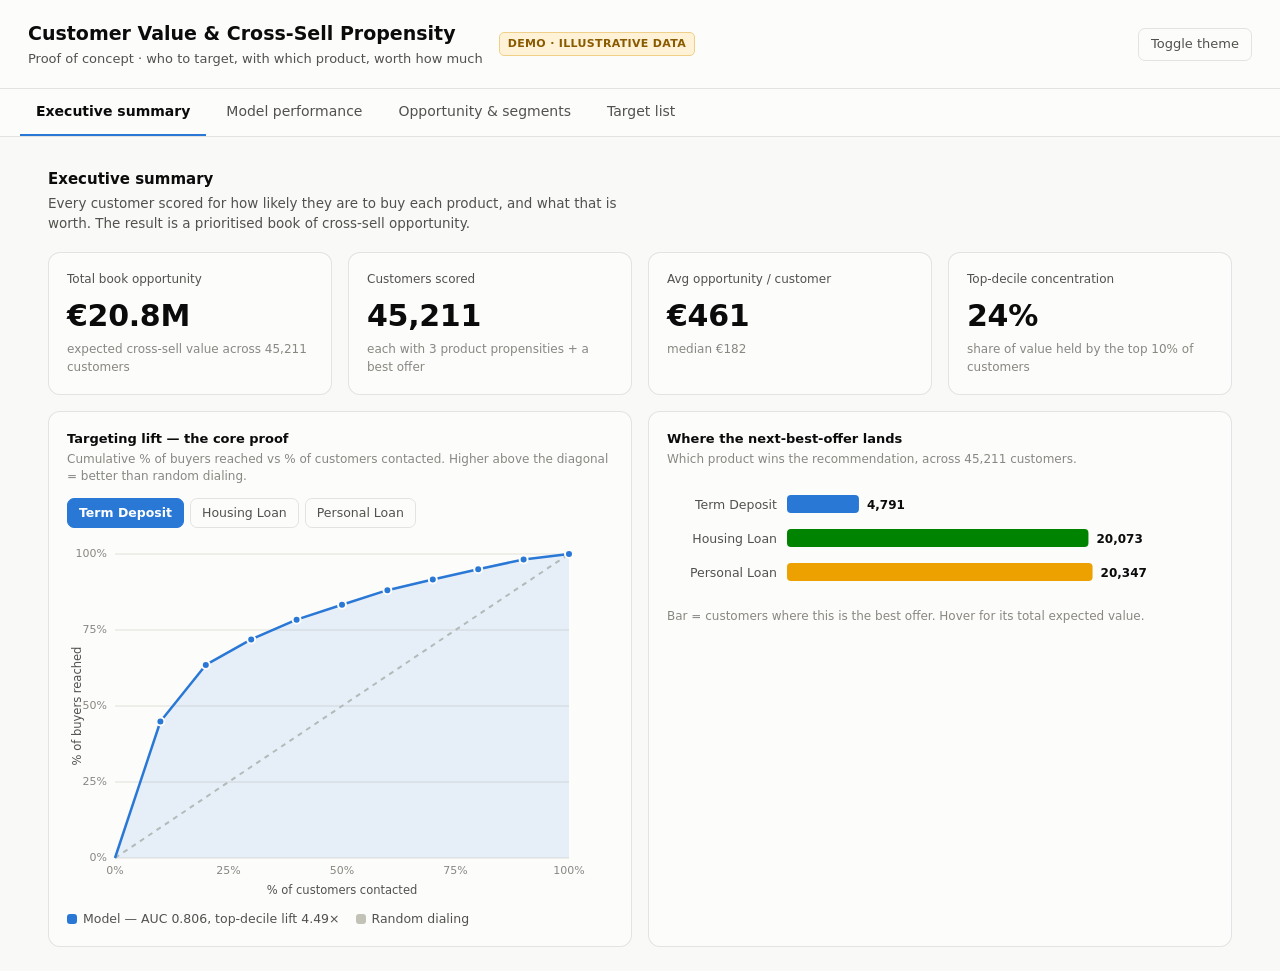
<file: v2/dashboard.html>
<!DOCTYPE html>
<html lang="en">
<head>
<meta charset="utf-8">
<meta name="viewport" content="width=device-width, initial-scale=1">
<title>Customer Value & Cross-Sell — PoC Dashboard</title>
<style>
  :root {
    color-scheme: light;
    --surface-1:#fcfcfb; --page:#f9f9f7;
    --text-primary:#0b0b0b; --text-secondary:#52514e; --muted:#898781;
    --grid:#e1e0d9; --baseline:#c3c2b7; --border:rgba(11,11,11,0.10);
    --series-td:#2a78d6;   /* Term Deposit  — blue  (slot 1) */
    --series-hl:#008300;   /* Housing Loan  — green (slot 2) */
    --series-pl:#eda100;   /* Personal Loan — yellow(slot 4) */
    --good:#006300; --track:#ecebe6;
  }
  :root[data-theme="dark"] {
    color-scheme: dark;
    --surface-1:#1a1a19; --page:#0d0d0d;
    --text-primary:#ffffff; --text-secondary:#c3c2b7; --muted:#898781;
    --grid:#2c2c2a; --baseline:#383835; --border:rgba(255,255,255,0.10);
    --series-td:#3987e5; --series-hl:#008300; --series-pl:#c98500;
    --good:#0ca30c; --track:#2c2c2a;
  }
  @media (prefers-color-scheme: dark) {
    :root:not([data-theme="light"]) {
      color-scheme: dark;
      --surface-1:#1a1a19; --page:#0d0d0d;
      --text-primary:#ffffff; --text-secondary:#c3c2b7; --muted:#898781;
      --grid:#2c2c2a; --baseline:#383835; --border:rgba(255,255,255,0.10);
      --series-td:#3987e5; --series-hl:#008300; --series-pl:#c98500;
      --good:#0ca30c; --track:#2c2c2a;
    }
  }
  * { box-sizing:border-box; }
  body {
    margin:0; background:var(--page); color:var(--text-primary);
    font-family:system-ui,-apple-system,"Segoe UI",sans-serif; line-height:1.45;
  }
  header {
    padding:20px 28px; border-bottom:1px solid var(--border);
    background:var(--surface-1); display:flex; align-items:center; gap:16px; flex-wrap:wrap;
  }
  header h1 { font-size:19px; margin:0; font-weight:650; }
  header .sub { color:var(--text-secondary); font-size:13px; margin-top:2px; }
  .badge {
    font-size:11px; font-weight:600; letter-spacing:.03em; text-transform:uppercase;
    color:#8a5a00; background:#fff2d6; border:1px solid #f0d089; padding:3px 8px; border-radius:5px;
  }
  :root[data-theme="dark"] .badge { color:#ffd479; background:#3a2f10; border-color:#5c4a14; }
  .spacer { flex:1; }
  button.toggle {
    font:inherit; font-size:13px; color:var(--text-secondary); background:transparent;
    border:1px solid var(--border); border-radius:7px; padding:6px 12px; cursor:pointer;
  }
  nav {
    display:flex; gap:4px; padding:0 20px; background:var(--surface-1);
    border-bottom:1px solid var(--border); overflow-x:auto;
  }
  nav button {
    font:inherit; font-size:14px; color:var(--text-secondary); background:transparent;
    border:none; border-bottom:2px solid transparent; padding:12px 16px; cursor:pointer; white-space:nowrap;
  }
  nav button.active { color:var(--text-primary); border-bottom-color:var(--series-td); font-weight:600; }
  main { padding:24px 28px; max-width:1240px; margin:0 auto; }
  .tab { display:none; } .tab.active { display:block; }
  h2.section { font-size:15px; font-weight:650; margin:8px 0 4px; }
  p.lede { color:var(--text-secondary); font-size:13.5px; margin:0 0 18px; max-width:70ch; }
  .grid { display:grid; gap:16px; }
  .cols-4 { grid-template-columns:repeat(4,1fr); }
  .cols-2 { grid-template-columns:repeat(2,1fr); }
  @media (max-width:900px){ .cols-4{grid-template-columns:repeat(2,1fr);} .cols-2{grid-template-columns:1fr;} }
  .card {
    background:var(--surface-1); border:1px solid var(--border); border-radius:12px; padding:18px;
  }
  .card h3 { font-size:13px; font-weight:600; margin:0 0 2px; color:var(--text-primary); }
  .card .hint { font-size:12px; color:var(--muted); margin:0 0 12px; }
  .kpi .label { font-size:12px; color:var(--text-secondary); font-weight:500; }
  .kpi .value { font-size:30px; font-weight:680; margin-top:6px; letter-spacing:-0.01em; }
  .kpi .foot { font-size:12px; color:var(--muted); margin-top:4px; }
  .chartwrap { width:100%; overflow-x:auto; }
  svg { display:block; max-width:100%; }
  .legend { display:flex; gap:16px; flex-wrap:wrap; margin-top:10px; font-size:12.5px; color:var(--text-secondary); }
  .legend span { display:inline-flex; align-items:center; gap:6px; }
  .dot { width:10px; height:10px; border-radius:3px; display:inline-block; }
  .seg-toggle { display:flex; gap:6px; margin-bottom:12px; flex-wrap:wrap; }
  .seg-toggle button {
    font:inherit; font-size:12.5px; padding:5px 11px; border-radius:7px; cursor:pointer;
    border:1px solid var(--border); background:transparent; color:var(--text-secondary);
  }
  .seg-toggle button.active { background:var(--series-td); border-color:var(--series-td); color:#fff; font-weight:600; }
  table { border-collapse:collapse; width:100%; font-size:13px; }
  th, td { text-align:right; padding:8px 10px; border-bottom:1px solid var(--grid); font-variant-numeric:tabular-nums; }
  th:first-child, td:first-child, th.l, td.l { text-align:left; font-variant-numeric:normal; }
  th { color:var(--muted); font-weight:600; font-size:11.5px; text-transform:uppercase; letter-spacing:.02em; cursor:pointer; user-select:none; position:sticky; top:0; background:var(--surface-1); }
  tbody tr:hover { background:color-mix(in srgb, var(--series-td) 7%, transparent); }
  .pill { font-size:11.5px; font-weight:600; padding:2px 8px; border-radius:20px; display:inline-block; }
  .pill.td { color:var(--series-td); background:color-mix(in srgb,var(--series-td) 14%,transparent); }
  .pill.hl { color:var(--series-hl); background:color-mix(in srgb,var(--series-hl) 14%,transparent); }
  .pill.pl { color:#7a5400; background:color-mix(in srgb,var(--series-pl) 20%,transparent); }
  :root[data-theme="dark"] .pill.pl { color:var(--series-pl); }
  .searchrow { display:flex; gap:10px; margin-bottom:12px; align-items:center; }
  .searchrow input { font:inherit; font-size:13px; padding:7px 11px; border-radius:8px; border:1px solid var(--border); background:var(--surface-1); color:var(--text-primary); width:220px; }
  .tablescroll { max-height:560px; overflow:auto; border:1px solid var(--border); border-radius:12px; }
  .note { font-size:12.5px; color:var(--text-secondary); background:color-mix(in srgb,var(--series-td) 5%,transparent); border:1px solid var(--border); border-radius:10px; padding:12px 14px; }
  .note b { color:var(--text-primary); }
  ul.tight { margin:6px 0; padding-left:20px; } ul.tight li { margin:4px 0; font-size:13px; color:var(--text-secondary); }
  ul.tight li b { color:var(--text-primary); }
  #tt {
    position:fixed; pointer-events:none; opacity:0; transition:opacity .08s;
    background:var(--text-primary); color:var(--surface-1); font-size:12px; padding:6px 9px;
    border-radius:7px; z-index:50; max-width:240px; box-shadow:0 4px 14px rgba(0,0,0,.2);
  }
  .assump { font-size:12.5px; color:var(--text-secondary); }
  .assump code { background:var(--track); padding:1px 6px; border-radius:5px; color:var(--text-primary); }
</style>
</head>
<body>
<header>
  <div>
    <h1>Customer Value &amp; Cross-Sell Propensity</h1>
    <div class="sub">Proof of concept &middot; who to target, with which product, worth how much</div>
  </div>
  <span class="badge">Demo &middot; illustrative data</span>
  <div class="spacer"></div>
  <button class="toggle" id="themeBtn">Toggle theme</button>
</header>
<nav id="nav"></nav>
<main>
  <!-- EXEC SUMMARY -->
  <section class="tab active" data-tab="exec">
    <h2 class="section">Executive summary</h2>
    <p class="lede">Every customer scored for how likely they are to buy each product, and what that
      is worth. The result is a prioritised book of cross-sell opportunity.</p>
    <div class="grid cols-4" id="kpis"></div>
    <div class="grid cols-2" style="margin-top:16px;">
      <div class="card">
        <h3>Targeting lift &mdash; the core proof</h3>
        <p class="hint">Cumulative % of buyers reached vs % of customers contacted. Higher above the diagonal = better than random dialing.</p>
        <div class="seg-toggle" id="giToggle"></div>
        <div class="chartwrap" id="gainsChart"></div>
        <div class="legend" id="gainsLegend"></div>
      </div>
      <div class="card">
        <h3>Where the next-best-offer lands</h3>
        <p class="hint">Which product wins the recommendation, across 45,211 customers.</p>
        <div class="chartwrap" id="nboMix"></div>
        <div class="legend" id="nboLegend"></div>
      </div>
    </div>
  </section>

  <!-- MODELS -->
  <section class="tab" data-tab="models">
    <h2 class="section">Model performance</h2>
    <p class="lede">Three calibrated propensity models, one per product, evaluated on a held-out test set the models never saw.</p>
    <div class="grid cols-2">
      <div class="card">
        <h3>How well each model ranks &amp; targets</h3>
        <p class="hint">AUC = ranking quality (0.5 random, 1.0 perfect). Top-decile lift = the top 10% buy at N&times; the average rate.</p>
        <div class="chartwrap" id="modelBars"></div>
      </div>
      <div class="card">
        <h3>The signal is real</h3>
        <p class="hint">Term-deposit uptake by occupation. Wide spread around the base rate is exactly what the model learns from.</p>
        <div class="chartwrap" id="signalBars"></div>
      </div>
    </div>
    <div class="grid cols-2" style="margin-top:16px;">
      <div class="card">
        <h3>Method notes</h3>
        <ul class="tight">
          <li><b>Data:</b> UCI Bank Marketing &mdash; 45,211 real bank customers.</li>
          <li><b>Products:</b> term deposit (real campaign buy/no&#8209;buy), housing loan &amp; personal loan (current holdings, look&#8209;alike).</li>
          <li><b>Leakage guarded:</b> call <code>duration</code> excluded &mdash; it&rsquo;s only known <i>after</i> contact, so it can&rsquo;t inform who to call.</li>
          <li><b>Validation:</b> stratified, shuffled folds &mdash; the data is time&#8209;ordered, so naive splits invert the scores.</li>
        </ul>
      </div>
      <div class="card">
        <h3>Reading the term-deposit result</h3>
        <p class="assump" id="tdStory"></p>
      </div>
    </div>
  </section>

  <!-- OPPORTUNITY -->
  <section class="tab" data-tab="opp">
    <h2 class="section">Opportunity &amp; segments</h2>
    <p class="lede">Where the cross-sell value concentrates across the book.</p>
    <div class="grid cols-2">
      <div class="card">
        <h3>Average opportunity by age band</h3>
        <p class="hint">Expected cross-sell value per customer (EUR).</p>
        <div class="chartwrap" id="ageBars"></div>
      </div>
      <div class="card">
        <h3>Average opportunity by occupation</h3>
        <p class="hint">Expected cross-sell value per customer (EUR), segments with n &ge; 300.</p>
        <div class="chartwrap" id="jobBars"></div>
      </div>
    </div>
    <div class="card" style="margin-top:16px;">
      <h3>Made-up product values (demo only)</h3>
      <p class="assump">Propensity becomes money via <code>expected value = P(buy) &times; product value</code>. These figures are
        <b>invented for the demo</b> and clearly labelled &mdash; in a real build they come from the bank&rsquo;s product economics:</p>
      <ul class="tight" id="assumpList"></ul>
    </div>
  </section>

  <!-- TARGET LIST -->
  <section class="tab" data-tab="list">
    <h2 class="section">Target list</h2>
    <p class="lede">The sales-ready output: top 500 customers by opportunity value &mdash; who to call, what to offer, and what it&rsquo;s worth. Click a column to sort.</p>
    <div class="searchrow">
      <input id="search" placeholder="Search by ID or occupation…">
      <span class="hint" id="listCount"></span>
    </div>
    <div class="tablescroll">
      <table id="targetTable"><thead></thead><tbody></tbody></table>
    </div>
  </section>
</main>
<div id="tt"></div>
<script>
const DATA = {"kpis":{"customers":45211,"total_opportunity":20834288.499999996,"avg_opportunity":460.82343898608735,"median_opportunity":182.43,"top_decile_share":0.2379184453551174},"models":{"term_deposit":{"target_col":"y","base_rate_pct":11.7,"auc":0.806,"brier":0.0802,"top_decile_lift":4.49,"top_decile_capture_pct":44.9},"housing_loan":{"target_col":"housing","base_rate_pct":55.6,"auc":0.866,"brier":0.1458,"top_decile_lift":1.69,"top_decile_capture_pct":16.9},"personal_loan":{"target_col":"loan","base_rate_pct":16.0,"auc":0.713,"brier":0.1221,"top_decile_lift":2.63,"top_decile_capture_pct":26.3}},"gains":{"term_deposit":{"pct_customers":[0,10,20,30,40,50,60,70,80,90,100],"cum_capture":[0.0,44.9,63.5,71.9,78.4,83.3,88.1,91.6,95.0,98.2,100.0],"decile_response":[52.5,21.8,9.8,7.7,5.7,5.7,4.1,4.0,3.7,2.1],"lift":[4.49,1.86,0.84,0.66,0.48,0.48,0.35,0.34,0.32,0.18]},"housing_loan":{"pct_customers":[0,10,20,30,40,50,60,70,80,90,100],"cum_capture":[0.0,16.9,33.7,49.9,64.6,76.0,84.9,90.9,95.5,98.8,100.0],"decile_response":[94.0,93.5,89.8,81.8,63.1,49.7,33.5,25.3,18.6,6.5],"lift":[1.69,1.68,1.62,1.47,1.14,0.89,0.6,0.46,0.33,0.12]},"personal_loan":{"pct_customers":[0,10,20,30,40,50,60,70,80,90,100],"cum_capture":[0.0,26.3,41.5,53.9,64.7,73.9,82.1,89.2,95.3,99.0,100.0],"decile_response":[42.1,24.3,19.9,17.3,14.8,13.2,11.3,9.7,6.0,1.6],"lift":[2.63,1.52,1.24,1.08,0.92,0.82,0.71,0.61,0.38,0.1]}},"nbo_mix":[{"product":"Term Deposit","customers":4791,"value":234415.24},{"product":"Housing Loan","customers":20073,"value":14039806.05},{"product":"Personal Loan","customers":20347,"value":2651792.0}],"opp_by_age":[{"band":"18-30","avg":454.7775220483642},{"band":"31-40","avg":421.5786713405326},{"band":"41-50","avg":457.3093540350565},{"band":"51-60","avg":533.102980042147},{"band":"60+","avg":623.3156481481482}],"opp_by_job":[{"job":"student","avg":607.5518230277186,"n":938},{"job":"retired","avg":585.5623939929328,"n":2264},{"job":"unemployed","avg":562.1223944742901,"n":1303},{"job":"housemaid","avg":557.6998548387096,"n":1240},{"job":"management","avg":517.1045072954113,"n":9458},{"job":"self-employed","avg":515.8455351488284,"n":1579},{"job":"technician","avg":472.4829301039884,"n":7597},{"job":"entrepreneur","avg":451.99960995292537,"n":1487},{"job":"admin.","avg":440.4843879327016,"n":5171},{"job":"services","avg":393.497655272027,"n":4154},{"job":"blue-collar","avg":356.0851459103987,"n":9732}],"td_uptake_by_job":[{"job":"student","rate":0.2867803837953092,"n":938},{"job":"retired","rate":0.22791519434628976,"n":2264},{"job":"unemployed","rate":0.15502686108979277,"n":1303},{"job":"management","rate":0.13755550856417847,"n":9458},{"job":"admin.","rate":0.12202668729452718,"n":5171},{"job":"self-employed","rate":0.11842938568714376,"n":1579},{"job":"technician","rate":0.11056996182703699,"n":7597},{"job":"services","rate":0.08883004333172845,"n":4154},{"job":"housemaid","rate":0.08790322580645162,"n":1240},{"job":"entrepreneur","rate":0.08271687962340282,"n":1487},{"job":"blue-collar","rate":0.07274969173859433,"n":9732}],"td_base_rate":0.11698480458295547,"target_list":[{"opportunity_rank":1,"customer_id":"C143393","age":84,"job":"retired","balance":81204,"propensity_term_deposit":0.353,"propensity_housing_loan":0.281,"propensity_personal_loan":0.053,"next_best_offer":"Term Deposit","nbo_expected_value":1540.46,"opportunity_value":2004.28},{"opportunity_rank":2,"customer_id":"C142558","age":84,"job":"retired","balance":81204,"propensity_term_deposit":0.273,"propensity_housing_loan":0.464,"propensity_personal_loan":0.053,"next_best_offer":"Term Deposit","nbo_expected_value":1190.33,"opportunity_value":1929.25},{"opportunity_rank":3,"customer_id":"C139989","age":51,"job":"management","balance":102127,"propensity_term_deposit":0.174,"propensity_housing_loan":0.482,"propensity_personal_loan":0.139,"next_best_offer":"Term Deposit","nbo_expected_value":943.41,"opportunity_value":1778.3},{"opportunity_rank":4,"customer_id":"C141374","age":32,"job":"entrepreneur","balance":59649,"propensity_term_deposit":0.271,"propensity_housing_loan":0.472,"propensity_personal_loan":0.139,"next_best_offer":"Term Deposit","nbo_expected_value":890.53,"opportunity_value":1710.42},{"opportunity_rank":5,"customer_id":"C143053","age":61,"job":"self-employed","balance":52587,"propensity_term_deposit":0.273,"propensity_housing_loan":0.505,"propensity_personal_loan":0.106,"next_best_offer":"Term Deposit","nbo_expected_value":799.71,"opportunity_value":1642.41},{"opportunity_rank":6,"customer_id":"C143672","age":42,"job":"management","balance":27696,"propensity_term_deposit":0.411,"propensity_housing_loan":0.561,"propensity_personal_loan":0.106,"next_best_offer":"Housing Loan","nbo_expected_value":841.2,"opportunity_value":1619.19},{"opportunity_rank":7,"customer_id":"C143019","age":41,"job":"management","balance":27696,"propensity_term_deposit":0.411,"propensity_housing_loan":0.505,"propensity_personal_loan":0.109,"next_best_offer":"Housing Loan","nbo_expected_value":757.35,"opportunity_value":1536.85},{"opportunity_rank":8,"customer_id":"C140425","age":37,"job":"management","balance":22856,"propensity_term_deposit":0.273,"propensity_housing_loan":0.666,"propensity_personal_loan":0.144,"next_best_offer":"Housing Loan","nbo_expected_value":999.75,"opportunity_value":1508.67},{"opportunity_rank":9,"customer_id":"C139535","age":24,"job":"student","balance":23878,"propensity_term_deposit":0.411,"propensity_housing_loan":0.527,"propensity_personal_loan":0.106,"next_best_offer":"Housing Loan","nbo_expected_value":790.8,"opportunity_value":1489.9},{"opportunity_rank":10,"customer_id":"C143687","age":50,"job":"technician","balance":2611,"propensity_term_deposit":0.411,"propensity_housing_loan":0.802,"propensity_personal_loan":0.131,"next_best_offer":"Housing Loan","nbo_expected_value":1203.75,"opportunity_value":1485.43},{"opportunity_rank":11,"customer_id":"C143414","age":34,"job":"admin.","balance":961,"propensity_term_deposit":0.41,"propensity_housing_loan":0.807,"propensity_personal_loan":0.157,"next_best_offer":"Housing Loan","nbo_expected_value":1210.8,"opportunity_value":1479.41},{"opportunity_rank":12,"customer_id":"C143304","age":34,"job":"blue-collar","balance":12409,"propensity_term_deposit":0.41,"propensity_housing_loan":0.664,"propensity_personal_loan":0.125,"next_best_offer":"Housing Loan","nbo_expected_value":995.25,"opportunity_value":1472.74},{"opportunity_rank":13,"customer_id":"C139594","age":36,"job":"technician","balance":15485,"propensity_term_deposit":0.411,"propensity_housing_loan":0.608,"propensity_personal_loan":0.138,"next_best_offer":"Housing Loan","nbo_expected_value":911.7,"opportunity_value":1464.04},{"opportunity_rank":14,"customer_id":"C143482","age":36,"job":"blue-collar","balance":1177,"propensity_term_deposit":0.412,"propensity_housing_loan":0.803,"propensity_personal_loan":0.14,"next_best_offer":"Housing Loan","nbo_expected_value":1204.35,"opportunity_value":1463.81},{"opportunity_rank":15,"customer_id":"C137669","age":39,"job":"services","balance":20928,"propensity_term_deposit":0.116,"propensity_housing_loan":0.797,"propensity_personal_loan":0.133,"next_best_offer":"Housing Loan","nbo_expected_value":1195.35,"opportunity_value":1457.9},{"opportunity_rank":16,"customer_id":"C144972","age":36,"job":"technician","balance":12264,"propensity_term_deposit":0.411,"propensity_housing_loan":0.646,"propensity_personal_loan":0.138,"next_best_offer":"Housing Loan","nbo_expected_value":969.0,"opportunity_value":1455.23},{"opportunity_rank":17,"customer_id":"C132417","age":32,"job":"blue-collar","balance":5511,"propensity_term_deposit":0.268,"propensity_housing_loan":0.797,"propensity_personal_loan":0.132,"next_best_offer":"Housing Loan","nbo_expected_value":1195.35,"opportunity_value":1455.03},{"opportunity_rank":18,"customer_id":"C144056","age":32,"job":"management","balance":12569,"propensity_term_deposit":0.412,"propensity_housing_loan":0.664,"propensity_personal_loan":0.091,"next_best_offer":"Housing Loan","nbo_expected_value":995.25,"opportunity_value":1450.04},{"opportunity_rank":19,"customer_id":"C142413","age":43,"job":"management","balance":11891,"propensity_term_deposit":0.41,"propensity_housing_loan":0.677,"propensity_personal_loan":0.076,"next_best_offer":"Housing Loan","nbo_expected_value":1015.8,"opportunity_value":1443.14},{"opportunity_rank":20,"customer_id":"C143681","age":31,"job":"technician","balance":1282,"propensity_term_deposit":0.292,"propensity_housing_loan":0.806,"propensity_personal_loan":0.152,"next_best_offer":"Housing Loan","nbo_expected_value":1209.0,"opportunity_value":1436.99},{"opportunity_rank":21,"customer_id":"C133245","age":33,"job":"blue-collar","balance":15341,"propensity_term_deposit":0.116,"propensity_housing_loan":0.803,"propensity_personal_loan":0.134,"next_best_offer":"Housing Loan","nbo_expected_value":1204.35,"opportunity_value":1434.79},{"opportunity_rank":22,"customer_id":"C134623","age":47,"job":"technician","balance":57,"propensity_term_deposit":0.356,"propensity_housing_loan":0.796,"propensity_personal_loan":0.157,"next_best_offer":"Housing Loan","nbo_expected_value":1194.3,"opportunity_value":1427.88},{"opportunity_rank":23,"customer_id":"C142717","age":61,"job":"management","balance":13546,"propensity_term_deposit":0.411,"propensity_housing_loan":0.626,"propensity_personal_loan":0.106,"next_best_offer":"Housing Loan","nbo_expected_value":939.0,"opportunity_value":1426.16},{"opportunity_rank":24,"customer_id":"C145075","age":28,"job":"technician","balance":11862,"propensity_term_deposit":0.411,"propensity_housing_loan":0.644,"propensity_personal_loan":0.112,"next_best_offer":"Housing Loan","nbo_expected_value":966.3,"opportunity_value":1423.05},{"opportunity_rank":25,"customer_id":"C140590","age":42,"job":"management","balance":11008,"propensity_term_deposit":0.412,"propensity_housing_loan":0.653,"propensity_personal_loan":0.117,"next_best_offer":"Housing Loan","nbo_expected_value":979.05,"opportunity_value":1422.83},{"opportunity_rank":26,"customer_id":"C141518","age":31,"job":"management","balance":12569,"propensity_term_deposit":0.411,"propensity_housing_loan":0.65,"propensity_personal_loan":0.083,"next_best_offer":"Housing Loan","nbo_expected_value":974.25,"opportunity_value":1422.26},{"opportunity_rank":27,"customer_id":"C132806","age":39,"job":"services","balance":5873,"propensity_term_deposit":0.146,"propensity_housing_loan":0.807,"propensity_personal_loan":0.151,"next_best_offer":"Housing Loan","nbo_expected_value":1210.8,"opportunity_value":1418.35},{"opportunity_rank":28,"customer_id":"C144521","age":42,"job":"management","balance":27696,"propensity_term_deposit":0.412,"propensity_housing_loan":0.416,"propensity_personal_loan":0.117,"next_best_offer":"Term Deposit","nbo_expected_value":693.46,"opportunity_value":1411.06},{"opportunity_rank":29,"customer_id":"C142170","age":33,"job":"technician","balance":6699,"propensity_term_deposit":0.411,"propensity_housing_loan":0.699,"propensity_personal_loan":0.125,"next_best_offer":"Housing Loan","nbo_expected_value":1048.8,"opportunity_value":1409.75},{"opportunity_rank":30,"customer_id":"C137668","age":55,"job":"blue-collar","balance":8180,"propensity_term_deposit":0.116,"propensity_housing_loan":0.802,"propensity_personal_loan":0.152,"next_best_offer":"Housing Loan","nbo_expected_value":1203.75,"opportunity_value":1407.21},{"opportunity_rank":31,"customer_id":"C143016","age":34,"job":"management","balance":13014,"propensity_term_deposit":0.411,"propensity_housing_loan":0.621,"propensity_personal_loan":0.099,"next_best_offer":"Housing Loan","nbo_expected_value":931.95,"opportunity_value":1402.3},{"opportunity_rank":32,"customer_id":"C133159","age":34,"job":"management","balance":5452,"propensity_term_deposit":0.264,"propensity_housing_loan":0.767,"propensity_personal_loan":0.125,"next_best_offer":"Housing Loan","nbo_expected_value":1150.8,"opportunity_value":1402.0},{"opportunity_rank":33,"customer_id":"C144864","age":46,"job":"management","balance":7485,"propensity_term_deposit":0.41,"propensity_housing_loan":0.669,"propensity_personal_loan":0.15,"next_best_offer":"Housing Loan","nbo_expected_value":1003.5,"opportunity_value":1400.0},{"opportunity_rank":34,"customer_id":"C143743","age":38,"job":"blue-collar","balance":4321,"propensity_term_deposit":0.146,"propensity_housing_loan":0.796,"propensity_personal_loan":0.151,"next_best_offer":"Housing Loan","nbo_expected_value":1194.3,"opportunity_value":1390.12},{"opportunity_rank":35,"customer_id":"C136868","age":49,"job":"blue-collar","balance":5058,"propensity_term_deposit":0.116,"propensity_housing_loan":0.796,"propensity_personal_loan":0.163,"next_best_offer":"Housing Loan","nbo_expected_value":1194.3,"opportunity_value":1388.59},{"opportunity_rank":36,"customer_id":"C143464","age":36,"job":"management","balance":436,"propensity_term_deposit":0.412,"propensity_housing_loan":0.763,"propensity_personal_loan":0.134,"next_best_offer":"Housing Loan","nbo_expected_value":1144.95,"opportunity_value":1384.92},{"opportunity_rank":37,"customer_id":"C135403","age":51,"job":"admin.","balance":3025,"propensity_term_deposit":0.114,"propensity_housing_loan":0.802,"propensity_personal_loan":0.162,"next_best_offer":"Housing Loan","nbo_expected_value":1203.75,"opportunity_value":1384.72},{"opportunity_rank":38,"customer_id":"C131480","age":35,"job":"technician","balance":0,"propensity_term_deposit":0.144,"propensity_housing_loan":0.802,"propensity_personal_loan":0.169,"next_best_offer":"Housing Loan","nbo_expected_value":1203.75,"opportunity_value":1381.99},{"opportunity_rank":39,"customer_id":"C143395","age":33,"job":"technician","balance":234,"propensity_term_deposit":0.164,"propensity_housing_loan":0.802,"propensity_personal_loan":0.158,"next_best_offer":"Housing Loan","nbo_expected_value":1203.75,"opportunity_value":1381.63},{"opportunity_rank":40,"customer_id":"C143505","age":36,"job":"management","balance":3669,"propensity_term_deposit":0.294,"propensity_housing_loan":0.763,"propensity_personal_loan":0.117,"next_best_offer":"Housing Loan","nbo_expected_value":1144.95,"opportunity_value":1380.49},{"opportunity_rank":41,"customer_id":"C138456","age":32,"job":"services","balance":3268,"propensity_term_deposit":0.116,"propensity_housing_loan":0.8,"propensity_personal_loan":0.158,"next_best_offer":"Housing Loan","nbo_expected_value":1200.0,"opportunity_value":1380.27},{"opportunity_rank":42,"customer_id":"C104596","age":31,"job":"blue-collar","balance":5607,"propensity_term_deposit":0.116,"propensity_housing_loan":0.8,"propensity_personal_loan":0.139,"next_best_offer":"Housing Loan","nbo_expected_value":1200.0,"opportunity_value":1378.64},{"opportunity_rank":43,"customer_id":"C136810","age":47,"job":"entrepreneur","balance":668,"propensity_term_deposit":0.116,"propensity_housing_loan":0.8,"propensity_personal_loan":0.175,"next_best_offer":"Housing Loan","nbo_expected_value":1200.0,"opportunity_value":1378.49},{"opportunity_rank":44,"customer_id":"C137995","age":42,"job":"services","balance":-166,"propensity_term_deposit":0.116,"propensity_housing_loan":0.801,"propensity_personal_loan":0.176,"next_best_offer":"Housing Loan","nbo_expected_value":1201.2,"opportunity_value":1377.14},{"opportunity_rank":45,"customer_id":"C136233","age":40,"job":"blue-collar","balance":-438,"propensity_term_deposit":0.116,"propensity_housing_loan":0.801,"propensity_personal_loan":0.176,"next_best_offer":"Housing Loan","nbo_expected_value":1201.2,"opportunity_value":1377.11},{"opportunity_rank":46,"customer_id":"C141617","age":27,"job":"management","balance":20585,"propensity_term_deposit":0.422,"propensity_housing_loan":0.5,"propensity_personal_loan":0.083,"next_best_offer":"Housing Loan","nbo_expected_value":749.7,"opportunity_value":1376.96},{"opportunity_rank":47,"customer_id":"C138746","age":40,"job":"blue-collar","balance":-21,"propensity_term_deposit":0.116,"propensity_housing_loan":0.803,"propensity_personal_loan":0.172,"next_best_offer":"Housing Loan","nbo_expected_value":1204.35,"opportunity_value":1376.66},{"opportunity_rank":48,"customer_id":"C136008","age":42,"job":"admin.","balance":256,"propensity_term_deposit":0.116,"propensity_housing_loan":0.806,"propensity_personal_loan":0.164,"next_best_offer":"Housing Loan","nbo_expected_value":1209.0,"opportunity_value":1376.5},{"opportunity_rank":49,"customer_id":"C132902","age":33,"job":"services","balance":-124,"propensity_term_deposit":0.116,"propensity_housing_loan":0.803,"propensity_personal_loan":0.172,"next_best_offer":"Housing Loan","nbo_expected_value":1204.35,"opportunity_value":1376.26},{"opportunity_rank":50,"customer_id":"C138424","age":39,"job":"admin.","balance":-650,"propensity_term_deposit":0.114,"propensity_housing_loan":0.803,"propensity_personal_loan":0.172,"next_best_offer":"Housing Loan","nbo_expected_value":1204.35,"opportunity_value":1375.81},{"opportunity_rank":51,"customer_id":"C142957","age":58,"job":"technician","balance":7554,"propensity_term_deposit":0.41,"propensity_housing_loan":0.661,"propensity_personal_loan":0.133,"next_best_offer":"Housing Loan","nbo_expected_value":991.05,"opportunity_value":1375.68},{"opportunity_rank":52,"customer_id":"C136122","age":36,"job":"blue-collar","balance":-461,"propensity_term_deposit":0.116,"propensity_housing_loan":0.802,"propensity_personal_loan":0.172,"next_best_offer":"Housing Loan","nbo_expected_value":1203.75,"opportunity_value":1375.66},{"opportunity_rank":53,"customer_id":"C135422","age":31,"job":"technician","balance":1626,"propensity_term_deposit":0.116,"propensity_housing_loan":0.802,"propensity_personal_loan":0.16,"next_best_offer":"Housing Loan","nbo_expected_value":1203.75,"opportunity_value":1375.47},{"opportunity_rank":54,"customer_id":"C135565","age":32,"job":"blue-collar","balance":2263,"propensity_term_deposit":0.116,"propensity_housing_loan":0.801,"propensity_personal_loan":0.157,"next_best_offer":"Housing Loan","nbo_expected_value":1201.2,"opportunity_value":1375.09},{"opportunity_rank":55,"customer_id":"C103945","age":49,"job":"blue-collar","balance":259,"propensity_term_deposit":0.106,"propensity_housing_loan":0.801,"propensity_personal_loan":0.176,"next_best_offer":"Housing Loan","nbo_expected_value":1201.2,"opportunity_value":1374.68},{"opportunity_rank":56,"customer_id":"C137273","age":59,"job":"management","balance":771,"propensity_term_deposit":0.114,"propensity_housing_loan":0.797,"propensity_personal_loan":0.175,"next_best_offer":"Housing Loan","nbo_expected_value":1195.35,"opportunity_value":1374.25},{"opportunity_rank":57,"customer_id":"C133597","age":43,"job":"blue-collar","balance":2374,"propensity_term_deposit":0.116,"propensity_housing_loan":0.806,"propensity_personal_loan":0.144,"next_best_offer":"Housing Loan","nbo_expected_value":1209.0,"opportunity_value":1373.13},{"opportunity_rank":58,"customer_id":"C137024","age":32,"job":"blue-collar","balance":944,"propensity_term_deposit":0.116,"propensity_housing_loan":0.806,"propensity_personal_loan":0.154,"next_best_offer":"Housing Loan","nbo_expected_value":1209.0,"opportunity_value":1372.81},{"opportunity_rank":59,"customer_id":"C137151","age":43,"job":"management","balance":497,"propensity_term_deposit":0.116,"propensity_housing_loan":0.802,"propensity_personal_loan":0.164,"next_best_offer":"Housing Loan","nbo_expected_value":1203.75,"opportunity_value":1372.27},{"opportunity_rank":60,"customer_id":"C134834","age":26,"job":"admin.","balance":96,"propensity_term_deposit":0.116,"propensity_housing_loan":0.806,"propensity_personal_loan":0.16,"next_best_offer":"Housing Loan","nbo_expected_value":1209.0,"opportunity_value":1371.9},{"opportunity_rank":61,"customer_id":"C105150","age":31,"job":"admin.","balance":-194,"propensity_term_deposit":0.106,"propensity_housing_loan":0.802,"propensity_personal_loan":0.17,"next_best_offer":"Housing Loan","nbo_expected_value":1203.75,"opportunity_value":1371.86},{"opportunity_rank":62,"customer_id":"C134571","age":28,"job":"blue-collar","balance":1590,"propensity_term_deposit":0.116,"propensity_housing_loan":0.801,"propensity_personal_loan":0.158,"next_best_offer":"Housing Loan","nbo_expected_value":1201.2,"opportunity_value":1371.71},{"opportunity_rank":63,"customer_id":"C138021","age":36,"job":"technician","balance":-531,"propensity_term_deposit":0.116,"propensity_housing_loan":0.797,"propensity_personal_loan":0.176,"next_best_offer":"Housing Loan","nbo_expected_value":1195.35,"opportunity_value":1371.26},{"opportunity_rank":64,"customer_id":"C137145","age":32,"job":"blue-collar","balance":2137,"propensity_term_deposit":0.116,"propensity_housing_loan":0.802,"propensity_personal_loan":0.15,"next_best_offer":"Housing Loan","nbo_expected_value":1203.75,"opportunity_value":1370.78},{"opportunity_rank":65,"customer_id":"C133032","age":32,"job":"admin.","balance":620,"propensity_term_deposit":0.116,"propensity_housing_loan":0.806,"propensity_personal_loan":0.154,"next_best_offer":"Housing Loan","nbo_expected_value":1209.0,"opportunity_value":1370.61},{"opportunity_rank":66,"customer_id":"C136259","age":32,"job":"services","balance":-23,"propensity_term_deposit":0.116,"propensity_housing_loan":0.796,"propensity_personal_loan":0.176,"next_best_offer":"Housing Loan","nbo_expected_value":1194.3,"opportunity_value":1370.21},{"opportunity_rank":67,"customer_id":"C137083","age":35,"job":"blue-collar","balance":625,"propensity_term_deposit":0.116,"propensity_housing_loan":0.802,"propensity_personal_loan":0.16,"next_best_offer":"Housing Loan","nbo_expected_value":1203.75,"opportunity_value":1369.89},{"opportunity_rank":68,"customer_id":"C137308","age":32,"job":"services","balance":1670,"propensity_term_deposit":0.116,"propensity_housing_loan":0.802,"propensity_personal_loan":0.151,"next_best_offer":"Housing Loan","nbo_expected_value":1203.75,"opportunity_value":1369.04},{"opportunity_rank":69,"customer_id":"C132618","age":28,"job":"technician","balance":16,"propensity_term_deposit":0.116,"propensity_housing_loan":0.802,"propensity_personal_loan":0.163,"next_best_offer":"Housing Loan","nbo_expected_value":1203.75,"opportunity_value":1368.9},{"opportunity_rank":70,"customer_id":"C138078","age":48,"job":"blue-collar","balance":430,"propensity_term_deposit":0.116,"propensity_housing_loan":0.802,"propensity_personal_loan":0.16,"next_best_offer":"Housing Loan","nbo_expected_value":1203.75,"opportunity_value":1368.68},{"opportunity_rank":71,"customer_id":"C105917","age":35,"job":"technician","balance":-158,"propensity_term_deposit":0.077,"propensity_housing_loan":0.802,"propensity_personal_loan":0.176,"next_best_offer":"Housing Loan","nbo_expected_value":1203.75,"opportunity_value":1368.08},{"opportunity_rank":72,"customer_id":"C138680","age":38,"job":"management","balance":341,"propensity_term_deposit":0.116,"propensity_housing_loan":0.802,"propensity_personal_loan":0.16,"next_best_offer":"Housing Loan","nbo_expected_value":1203.75,"opportunity_value":1368.06},{"opportunity_rank":73,"customer_id":"C103809","age":38,"job":"admin.","balance":-650,"propensity_term_deposit":0.1,"propensity_housing_loan":0.801,"propensity_personal_loan":0.171,"next_best_offer":"Housing Loan","nbo_expected_value":1201.2,"opportunity_value":1367.69},{"opportunity_rank":74,"customer_id":"C137108","age":37,"job":"services","balance":655,"propensity_term_deposit":0.116,"propensity_housing_loan":0.806,"propensity_personal_loan":0.15,"next_best_offer":"Housing Loan","nbo_expected_value":1209.0,"opportunity_value":1367.66},{"opportunity_rank":75,"customer_id":"C104244","age":47,"job":"services","balance":-288,"propensity_term_deposit":0.076,"propensity_housing_loan":0.801,"propensity_personal_loan":0.178,"next_best_offer":"Housing Loan","nbo_expected_value":1201.2,"opportunity_value":1366.81},{"opportunity_rank":76,"customer_id":"C133129","age":32,"job":"technician","balance":286,"propensity_term_deposit":0.116,"propensity_housing_loan":0.806,"propensity_personal_loan":0.152,"next_best_offer":"Housing Loan","nbo_expected_value":1209.0,"opportunity_value":1366.76},{"opportunity_rank":77,"customer_id":"C136537","age":35,"job":"blue-collar","balance":-465,"propensity_term_deposit":0.116,"propensity_housing_loan":0.797,"propensity_personal_loan":0.171,"next_best_offer":"Housing Loan","nbo_expected_value":1195.35,"opportunity_value":1366.73},{"opportunity_rank":78,"customer_id":"C138995","age":48,"job":"admin.","balance":-480,"propensity_term_deposit":0.116,"propensity_housing_loan":0.797,"propensity_personal_loan":0.171,"next_best_offer":"Housing Loan","nbo_expected_value":1195.35,"opportunity_value":1366.73},{"opportunity_rank":79,"customer_id":"C138578","age":27,"job":"blue-collar","balance":5854,"propensity_term_deposit":0.131,"propensity_housing_loan":0.775,"propensity_personal_loan":0.159,"next_best_offer":"Housing Loan","nbo_expected_value":1162.35,"opportunity_value":1366.64},{"opportunity_rank":80,"customer_id":"C138661","age":34,"job":"admin.","balance":3160,"propensity_term_deposit":0.116,"propensity_housing_loan":0.796,"propensity_personal_loan":0.149,"next_best_offer":"Housing Loan","nbo_expected_value":1194.3,"opportunity_value":1366.51},{"opportunity_rank":81,"customer_id":"C138061","age":32,"job":"services","balance":687,"propensity_term_deposit":0.116,"propensity_housing_loan":0.803,"propensity_personal_loan":0.154,"next_best_offer":"Housing Loan","nbo_expected_value":1204.35,"opportunity_value":1366.31},{"opportunity_rank":82,"customer_id":"C104492","age":34,"job":"admin.","balance":1689,"propensity_term_deposit":0.105,"propensity_housing_loan":0.8,"propensity_personal_loan":0.157,"next_best_offer":"Housing Loan","nbo_expected_value":1200.0,"opportunity_value":1366.29},{"opportunity_rank":83,"customer_id":"C136243","age":42,"job":"admin.","balance":1450,"propensity_term_deposit":0.116,"propensity_housing_loan":0.797,"propensity_personal_loan":0.16,"next_best_offer":"Housing Loan","nbo_expected_value":1195.35,"opportunity_value":1366.2},{"opportunity_rank":84,"customer_id":"C104521","age":38,"job":"blue-collar","balance":-152,"propensity_term_deposit":0.077,"propensity_housing_loan":0.803,"propensity_personal_loan":0.173,"next_best_offer":"Housing Loan","nbo_expected_value":1204.35,"opportunity_value":1366.06},{"opportunity_rank":85,"customer_id":"C138302","age":32,"job":"services","balance":-341,"propensity_term_deposit":0.114,"propensity_housing_loan":0.796,"propensity_personal_loan":0.172,"next_best_offer":"Housing Loan","nbo_expected_value":1194.3,"opportunity_value":1365.76},{"opportunity_rank":86,"customer_id":"C138918","age":33,"job":"blue-collar","balance":-320,"propensity_term_deposit":0.114,"propensity_housing_loan":0.796,"propensity_personal_loan":0.172,"next_best_offer":"Housing Loan","nbo_expected_value":1194.3,"opportunity_value":1365.76},{"opportunity_rank":87,"customer_id":"C135784","age":46,"job":"management","balance":1098,"propensity_term_deposit":0.116,"propensity_housing_loan":0.796,"propensity_personal_loan":0.163,"next_best_offer":"Housing Loan","nbo_expected_value":1194.3,"opportunity_value":1365.72},{"opportunity_rank":88,"customer_id":"C143510","age":31,"job":"admin.","balance":2980,"propensity_term_deposit":0.326,"propensity_housing_loan":0.743,"propensity_personal_loan":0.132,"next_best_offer":"Housing Loan","nbo_expected_value":1114.35,"opportunity_value":1365.7},{"opportunity_rank":89,"customer_id":"C107954","age":35,"job":"blue-collar","balance":573,"propensity_term_deposit":0.114,"propensity_housing_loan":0.796,"propensity_personal_loan":0.167,"next_best_offer":"Housing Loan","nbo_expected_value":1194.3,"opportunity_value":1365.59},{"opportunity_rank":90,"customer_id":"C137403","age":31,"job":"blue-collar","balance":2194,"propensity_term_deposit":0.114,"propensity_housing_loan":0.802,"propensity_personal_loan":0.144,"next_best_offer":"Housing Loan","nbo_expected_value":1203.75,"opportunity_value":1365.58},{"opportunity_rank":91,"customer_id":"C136632","age":32,"job":"blue-collar","balance":456,"propensity_term_deposit":0.116,"propensity_housing_loan":0.801,"propensity_personal_loan":0.159,"next_best_offer":"Housing Loan","nbo_expected_value":1201.2,"opportunity_value":1365.46},{"opportunity_rank":92,"customer_id":"C138976","age":35,"job":"technician","balance":1092,"propensity_term_deposit":0.116,"propensity_housing_loan":0.803,"propensity_personal_loan":0.15,"next_best_offer":"Housing Loan","nbo_expected_value":1204.35,"opportunity_value":1365.44},{"opportunity_rank":93,"customer_id":"C136693","age":55,"job":"admin.","balance":859,"propensity_term_deposit":0.116,"propensity_housing_loan":0.796,"propensity_personal_loan":0.164,"next_best_offer":"Housing Loan","nbo_expected_value":1194.3,"opportunity_value":1365.29},{"opportunity_rank":94,"customer_id":"C136820","age":48,"job":"blue-collar","balance":574,"propensity_term_deposit":0.116,"propensity_housing_loan":0.801,"propensity_personal_loan":0.157,"next_best_offer":"Housing Loan","nbo_expected_value":1201.2,"opportunity_value":1365.18},{"opportunity_rank":95,"customer_id":"C100942","age":31,"job":"services","balance":-45,"propensity_term_deposit":0.1,"propensity_housing_loan":0.797,"propensity_personal_loan":0.175,"next_best_offer":"Housing Loan","nbo_expected_value":1195.35,"opportunity_value":1365.12},{"opportunity_rank":96,"customer_id":"C102984","age":34,"job":"blue-collar","balance":577,"propensity_term_deposit":0.106,"propensity_housing_loan":0.802,"propensity_personal_loan":0.158,"next_best_offer":"Housing Loan","nbo_expected_value":1203.75,"opportunity_value":1365.07},{"opportunity_rank":97,"customer_id":"C136971","age":42,"job":"blue-collar","balance":402,"propensity_term_deposit":0.116,"propensity_housing_loan":0.802,"propensity_personal_loan":0.154,"next_best_offer":"Housing Loan","nbo_expected_value":1203.75,"opportunity_value":1364.39},{"opportunity_rank":98,"customer_id":"C100705","age":40,"job":"blue-collar","balance":369,"propensity_term_deposit":0.106,"propensity_housing_loan":0.802,"propensity_personal_loan":0.159,"next_best_offer":"Housing Loan","nbo_expected_value":1203.75,"opportunity_value":1364.29},{"opportunity_rank":99,"customer_id":"C102872","age":47,"job":"blue-collar","balance":2775,"propensity_term_deposit":0.1,"propensity_housing_loan":0.796,"propensity_personal_loan":0.158,"next_best_offer":"Housing Loan","nbo_expected_value":1194.0,"opportunity_value":1364.22},{"opportunity_rank":100,"customer_id":"C136616","age":60,"job":"retired","balance":-134,"propensity_term_deposit":0.116,"propensity_housing_loan":0.797,"propensity_personal_loan":0.167,"next_best_offer":"Housing Loan","nbo_expected_value":1195.35,"opportunity_value":1363.82},{"opportunity_rank":101,"customer_id":"C106615","age":42,"job":"services","balance":-262,"propensity_term_deposit":0.088,"propensity_housing_loan":0.8,"propensity_personal_loan":0.172,"next_best_offer":"Housing Loan","nbo_expected_value":1200.0,"opportunity_value":1363.75},{"opportunity_rank":102,"customer_id":"C102615","age":48,"job":"blue-collar","balance":705,"propensity_term_deposit":0.116,"propensity_housing_loan":0.801,"propensity_personal_loan":0.155,"next_best_offer":"Housing Loan","nbo_expected_value":1201.2,"opportunity_value":1363.7},{"opportunity_rank":103,"customer_id":"C107364","age":39,"job":"technician","balance":3032,"propensity_term_deposit":0.11,"propensity_housing_loan":0.797,"propensity_personal_loan":0.148,"next_best_offer":"Housing Loan","nbo_expected_value":1195.35,"opportunity_value":1363.65},{"opportunity_rank":104,"customer_id":"C138613","age":30,"job":"admin.","balance":891,"propensity_term_deposit":0.116,"propensity_housing_loan":0.797,"propensity_personal_loan":0.16,"next_best_offer":"Housing Loan","nbo_expected_value":1195.35,"opportunity_value":1362.85},{"opportunity_rank":105,"customer_id":"C108274","age":42,"job":"technician","balance":-887,"propensity_term_deposit":0.1,"propensity_housing_loan":0.797,"propensity_personal_loan":0.172,"next_best_offer":"Housing Loan","nbo_expected_value":1195.35,"opportunity_value":1362.4},{"opportunity_rank":106,"customer_id":"C100501","age":32,"job":"technician","balance":-170,"propensity_term_deposit":0.086,"propensity_housing_loan":0.8,"propensity_personal_loan":0.17,"next_best_offer":"Housing Loan","nbo_expected_value":1200.0,"opportunity_value":1362.32},{"opportunity_rank":107,"customer_id":"C101205","age":26,"job":"technician","balance":2087,"propensity_term_deposit":0.1,"propensity_housing_loan":0.796,"propensity_personal_loan":0.16,"next_best_offer":"Housing Loan","nbo_expected_value":1194.0,"opportunity_value":1361.91},{"opportunity_rank":108,"customer_id":"C136766","age":31,"job":"blue-collar","balance":1908,"propensity_term_deposit":0.114,"propensity_housing_loan":0.801,"propensity_personal_loan":0.144,"next_best_offer":"Housing Loan","nbo_expected_value":1201.2,"opportunity_value":1361.87},{"opportunity_rank":109,"customer_id":"C105962","age":36,"job":"technician","balance":4587,"propensity_term_deposit":0.103,"propensity_housing_loan":0.797,"propensity_personal_loan":0.14,"next_best_offer":"Housing Loan","nbo_expected_value":1195.35,"opportunity_value":1361.82},{"opportunity_rank":110,"customer_id":"C135538","age":45,"job":"technician","balance":1240,"propensity_term_deposit":0.116,"propensity_housing_loan":0.796,"propensity_personal_loan":0.157,"next_best_offer":"Housing Loan","nbo_expected_value":1194.0,"opportunity_value":1361.8},{"opportunity_rank":111,"customer_id":"C106663","age":28,"job":"services","balance":1214,"propensity_term_deposit":0.11,"propensity_housing_loan":0.801,"propensity_personal_loan":0.151,"next_best_offer":"Housing Loan","nbo_expected_value":1201.2,"opportunity_value":1361.78},{"opportunity_rank":112,"customer_id":"C105576","age":38,"job":"technician","balance":372,"propensity_term_deposit":0.106,"propensity_housing_loan":0.796,"propensity_personal_loan":0.167,"next_best_offer":"Housing Loan","nbo_expected_value":1194.3,"opportunity_value":1361.74},{"opportunity_rank":113,"customer_id":"C104055","age":37,"job":"entrepreneur","balance":654,"propensity_term_deposit":0.116,"propensity_housing_loan":0.797,"propensity_personal_loan":0.16,"next_best_offer":"Housing Loan","nbo_expected_value":1195.35,"opportunity_value":1361.66},{"opportunity_rank":114,"customer_id":"C135348","age":41,"job":"housemaid","balance":322,"propensity_term_deposit":0.116,"propensity_housing_loan":0.803,"propensity_personal_loan":0.151,"next_best_offer":"Housing Loan","nbo_expected_value":1204.35,"opportunity_value":1361.64},{"opportunity_rank":115,"customer_id":"C107290","age":38,"job":"admin.","balance":-762,"propensity_term_deposit":0.077,"propensity_housing_loan":0.801,"propensity_personal_loan":0.172,"next_best_offer":"Housing Loan","nbo_expected_value":1201.2,"opportunity_value":1361.53},{"opportunity_rank":116,"customer_id":"C107630","age":49,"job":"admin.","balance":-209,"propensity_term_deposit":0.077,"propensity_housing_loan":0.801,"propensity_personal_loan":0.172,"next_best_offer":"Housing Loan","nbo_expected_value":1201.2,"opportunity_value":1361.53},{"opportunity_rank":117,"customer_id":"C101753","age":37,"job":"blue-collar","balance":934,"propensity_term_deposit":0.1,"propensity_housing_loan":0.796,"propensity_personal_loan":0.166,"next_best_offer":"Housing Loan","nbo_expected_value":1194.3,"opportunity_value":1361.52},{"opportunity_rank":118,"customer_id":"C136246","age":39,"job":"self-employed","balance":266,"propensity_term_deposit":0.116,"propensity_housing_loan":0.802,"propensity_personal_loan":0.152,"next_best_offer":"Housing Loan","nbo_expected_value":1203.75,"opportunity_value":1361.36},{"opportunity_rank":119,"customer_id":"C105175","age":31,"job":"blue-collar","balance":-280,"propensity_term_deposit":0.1,"propensity_housing_loan":0.796,"propensity_personal_loan":0.172,"next_best_offer":"Housing Loan","nbo_expected_value":1194.3,"opportunity_value":1361.35},{"opportunity_rank":120,"customer_id":"C106905","age":47,"job":"admin.","balance":-480,"propensity_term_deposit":0.076,"propensity_housing_loan":0.801,"propensity_personal_loan":0.172,"next_best_offer":"Housing Loan","nbo_expected_value":1201.2,"opportunity_value":1361.29},{"opportunity_rank":121,"customer_id":"C104901","age":34,"job":"admin.","balance":1671,"propensity_term_deposit":0.106,"propensity_housing_loan":0.8,"propensity_personal_loan":0.151,"next_best_offer":"Housing Loan","nbo_expected_value":1200.0,"opportunity_value":1361.26},{"opportunity_rank":122,"customer_id":"C102068","age":35,"job":"blue-collar","balance":325,"propensity_term_deposit":0.116,"propensity_housing_loan":0.801,"propensity_personal_loan":0.154,"next_best_offer":"Housing Loan","nbo_expected_value":1201.2,"opportunity_value":1361.12},{"opportunity_rank":123,"customer_id":"C137735","age":40,"job":"blue-collar","balance":973,"propensity_term_deposit":0.114,"propensity_housing_loan":0.797,"propensity_personal_loan":0.157,"next_best_offer":"Housing Loan","nbo_expected_value":1195.35,"opportunity_value":1361.09},{"opportunity_rank":124,"customer_id":"C138112","age":47,"job":"admin.","balance":452,"propensity_term_deposit":0.116,"propensity_housing_loan":0.8,"propensity_personal_loan":0.155,"next_best_offer":"Housing Loan","nbo_expected_value":1200.0,"opportunity_value":1361.0},{"opportunity_rank":125,"customer_id":"C133464","age":45,"job":"unemployed","balance":757,"propensity_term_deposit":0.116,"propensity_housing_loan":0.802,"propensity_personal_loan":0.148,"next_best_offer":"Housing Loan","nbo_expected_value":1203.75,"opportunity_value":1360.95},{"opportunity_rank":126,"customer_id":"C137034","age":30,"job":"technician","balance":115,"propensity_term_deposit":0.116,"propensity_housing_loan":0.803,"propensity_personal_loan":0.151,"next_best_offer":"Housing Loan","nbo_expected_value":1204.35,"opportunity_value":1360.73},{"opportunity_rank":127,"customer_id":"C132503","age":42,"job":"services","balance":798,"propensity_term_deposit":0.122,"propensity_housing_loan":0.797,"propensity_personal_loan":0.155,"next_best_offer":"Housing Loan","nbo_expected_value":1195.35,"opportunity_value":1360.71},{"opportunity_rank":128,"customer_id":"C143028","age":54,"job":"technician","balance":10185,"propensity_term_deposit":0.41,"propensity_housing_loan":0.609,"propensity_personal_loan":0.144,"next_best_offer":"Housing Loan","nbo_expected_value":913.2,"opportunity_value":1360.67},{"opportunity_rank":129,"customer_id":"C106317","age":30,"job":"blue-collar","balance":1196,"propensity_term_deposit":0.11,"propensity_housing_loan":0.796,"propensity_personal_loan":0.158,"next_best_offer":"Housing Loan","nbo_expected_value":1194.3,"opportunity_value":1360.62},{"opportunity_rank":130,"customer_id":"C105855","age":26,"job":"technician","balance":1256,"propensity_term_deposit":0.106,"propensity_housing_loan":0.796,"propensity_personal_loan":0.16,"next_best_offer":"Housing Loan","nbo_expected_value":1194.3,"opportunity_value":1360.58},{"opportunity_rank":131,"customer_id":"C101481","age":30,"job":"blue-collar","balance":2850,"propensity_term_deposit":0.112,"propensity_housing_loan":0.797,"propensity_personal_loan":0.144,"next_best_offer":"Housing Loan","nbo_expected_value":1195.35,"opportunity_value":1360.43},{"opportunity_rank":132,"customer_id":"C106137","age":32,"job":"services","balance":-124,"propensity_term_deposit":0.076,"propensity_housing_loan":0.8,"propensity_personal_loan":0.172,"next_best_offer":"Housing Loan","nbo_expected_value":1200.0,"opportunity_value":1360.09},{"opportunity_rank":133,"customer_id":"C105520","age":54,"job":"blue-collar","balance":-630,"propensity_term_deposit":0.076,"propensity_housing_loan":0.796,"propensity_personal_loan":0.178,"next_best_offer":"Housing Loan","nbo_expected_value":1194.3,"opportunity_value":1359.94},{"opportunity_rank":134,"customer_id":"C100458","age":33,"job":"blue-collar","balance":-60,"propensity_term_deposit":0.093,"propensity_housing_loan":0.797,"propensity_personal_loan":0.171,"next_best_offer":"Housing Loan","nbo_expected_value":1195.35,"opportunity_value":1359.89},{"opportunity_rank":135,"customer_id":"C143678","age":31,"job":"blue-collar","balance":136,"propensity_term_deposit":0.116,"propensity_housing_loan":0.803,"propensity_personal_loan":0.15,"next_best_offer":"Housing Loan","nbo_expected_value":1204.35,"opportunity_value":1359.8},{"opportunity_rank":136,"customer_id":"C101104","age":29,"job":"services","balance":566,"propensity_term_deposit":0.114,"propensity_housing_loan":0.797,"propensity_personal_loan":0.159,"next_best_offer":"Housing Loan","nbo_expected_value":1195.35,"opportunity_value":1359.52},{"opportunity_rank":137,"customer_id":"C101438","age":39,"job":"unemployed","balance":6322,"propensity_term_deposit":0.105,"propensity_housing_loan":0.789,"propensity_personal_loan":0.139,"next_best_offer":"Housing Loan","nbo_expected_value":1183.35,"opportunity_value":1359.48},{"opportunity_rank":138,"customer_id":"C136807","age":31,"job":"blue-collar","balance":2581,"propensity_term_deposit":0.114,"propensity_housing_loan":0.802,"propensity_personal_loan":0.133,"next_best_offer":"Housing Loan","nbo_expected_value":1203.75,"opportunity_value":1359.39},{"opportunity_rank":139,"customer_id":"C101796","age":28,"job":"services","balance":234,"propensity_term_deposit":0.105,"propensity_housing_loan":0.8,"propensity_personal_loan":0.158,"next_best_offer":"Housing Loan","nbo_expected_value":1200.0,"opportunity_value":1359.29},{"opportunity_rank":140,"customer_id":"C135470","age":38,"job":"self-employed","balance":1513,"propensity_term_deposit":0.116,"propensity_housing_loan":0.802,"propensity_personal_loan":0.14,"next_best_offer":"Housing Loan","nbo_expected_value":1203.75,"opportunity_value":1359.2},{"opportunity_rank":141,"customer_id":"C138266","age":28,"job":"blue-collar","balance":1372,"propensity_term_deposit":0.116,"propensity_housing_loan":0.803,"propensity_personal_loan":0.14,"next_best_offer":"Housing Loan","nbo_expected_value":1204.5,"opportunity_value":1359.02},{"opportunity_rank":142,"customer_id":"C137602","age":41,"job":"blue-collar","balance":2361,"propensity_term_deposit":0.114,"propensity_housing_loan":0.803,"propensity_personal_loan":0.134,"next_best_offer":"Housing Loan","nbo_expected_value":1204.35,"opportunity_value":1358.97},{"opportunity_rank":143,"customer_id":"C107218","age":31,"job":"blue-collar","balance":2137,"propensity_term_deposit":0.116,"propensity_housing_loan":0.797,"propensity_personal_loan":0.145,"next_best_offer":"Housing Loan","nbo_expected_value":1195.35,"opportunity_value":1358.91},{"opportunity_rank":144,"customer_id":"C137141","age":27,"job":"admin.","balance":456,"propensity_term_deposit":0.131,"propensity_housing_loan":0.797,"propensity_personal_loan":0.152,"next_best_offer":"Housing Loan","nbo_expected_value":1195.35,"opportunity_value":1358.87},{"opportunity_rank":145,"customer_id":"C105573","age":39,"job":"admin.","balance":-288,"propensity_term_deposit":0.086,"propensity_housing_loan":0.796,"propensity_personal_loan":0.173,"next_best_offer":"Housing Loan","nbo_expected_value":1194.3,"opportunity_value":1358.86},{"opportunity_rank":146,"customer_id":"C132084","age":36,"job":"blue-collar","balance":325,"propensity_term_deposit":0.125,"propensity_housing_loan":0.803,"propensity_personal_loan":0.144,"next_best_offer":"Housing Loan","nbo_expected_value":1204.35,"opportunity_value":1358.83},{"opportunity_rank":147,"customer_id":"C101128","age":36,"job":"blue-collar","balance":-79,"propensity_term_deposit":0.077,"propensity_housing_loan":0.796,"propensity_personal_loan":0.176,"next_best_offer":"Housing Loan","nbo_expected_value":1194.3,"opportunity_value":1358.63},{"opportunity_rank":148,"customer_id":"C137892","age":34,"job":"blue-collar","balance":332,"propensity_term_deposit":0.116,"propensity_housing_loan":0.797,"propensity_personal_loan":0.158,"next_best_offer":"Housing Loan","nbo_expected_value":1195.35,"opportunity_value":1358.57},{"opportunity_rank":149,"customer_id":"C106462","age":30,"job":"blue-collar","balance":-202,"propensity_term_deposit":0.077,"propensity_housing_loan":0.796,"propensity_personal_loan":0.176,"next_best_offer":"Housing Loan","nbo_expected_value":1194.3,"opportunity_value":1358.57},{"opportunity_rank":150,"customer_id":"C104385","age":48,"job":"technician","balance":479,"propensity_term_deposit":0.116,"propensity_housing_loan":0.796,"propensity_personal_loan":0.158,"next_best_offer":"Housing Loan","nbo_expected_value":1194.3,"opportunity_value":1358.47},{"opportunity_rank":151,"customer_id":"C135558","age":33,"job":"technician","balance":2558,"propensity_term_deposit":0.116,"propensity_housing_loan":0.802,"propensity_personal_loan":0.132,"next_best_offer":"Housing Loan","nbo_expected_value":1203.75,"opportunity_value":1358.46},{"opportunity_rank":152,"customer_id":"C138278","age":59,"job":"blue-collar","balance":3573,"propensity_term_deposit":0.116,"propensity_housing_loan":0.785,"propensity_personal_loan":0.157,"next_best_offer":"Housing Loan","nbo_expected_value":1176.9,"opportunity_value":1358.25},{"opportunity_rank":153,"customer_id":"C138427","age":36,"job":"admin.","balance":1479,"propensity_term_deposit":0.114,"propensity_housing_loan":0.8,"propensity_personal_loan":0.144,"next_best_offer":"Housing Loan","nbo_expected_value":1200.0,"opportunity_value":1358.23},{"opportunity_rank":154,"customer_id":"C104859","age":36,"job":"technician","balance":656,"propensity_term_deposit":0.114,"propensity_housing_loan":0.796,"propensity_personal_loan":0.157,"next_best_offer":"Housing Loan","nbo_expected_value":1194.3,"opportunity_value":1358.03},{"opportunity_rank":155,"customer_id":"C135220","age":34,"job":"technician","balance":49,"propensity_term_deposit":0.116,"propensity_housing_loan":0.797,"propensity_personal_loan":0.16,"next_best_offer":"Housing Loan","nbo_expected_value":1195.35,"opportunity_value":1357.97},{"opportunity_rank":156,"customer_id":"C137965","age":37,"job":"services","balance":608,"propensity_term_deposit":0.114,"propensity_housing_loan":0.796,"propensity_personal_loan":0.157,"next_best_offer":"Housing Loan","nbo_expected_value":1194.3,"opportunity_value":1357.95},{"opportunity_rank":157,"customer_id":"C139649","age":29,"job":"management","balance":15459,"propensity_term_deposit":0.411,"propensity_housing_loan":0.55,"propensity_personal_loan":0.115,"next_best_offer":"Housing Loan","nbo_expected_value":825.0,"opportunity_value":1357.93},{"opportunity_rank":158,"customer_id":"C107949","age":32,"job":"admin.","balance":-417,"propensity_term_deposit":0.086,"propensity_housing_loan":0.797,"propensity_personal_loan":0.171,"next_best_offer":"Housing Loan","nbo_expected_value":1195.35,"opportunity_value":1357.91},{"opportunity_rank":159,"customer_id":"C101841","age":32,"job":"admin.","balance":708,"propensity_term_deposit":0.106,"propensity_housing_loan":0.797,"propensity_personal_loan":0.159,"next_best_offer":"Housing Loan","nbo_expected_value":1195.35,"opportunity_value":1357.68},{"opportunity_rank":160,"customer_id":"C134162","age":48,"job":"management","balance":36686,"propensity_term_deposit":0.271,"propensity_housing_loan":0.448,"propensity_personal_loan":0.133,"next_best_offer":"Housing Loan","nbo_expected_value":672.0,"opportunity_value":1357.68},{"opportunity_rank":161,"customer_id":"C107678","age":39,"job":"technician","balance":4660,"propensity_term_deposit":0.131,"propensity_housing_loan":0.796,"propensity_personal_loan":0.117,"next_best_offer":"Housing Loan","nbo_expected_value":1194.3,"opportunity_value":1357.67},{"opportunity_rank":162,"customer_id":"C103031","age":32,"job":"blue-collar","balance":116,"propensity_term_deposit":0.1,"propensity_housing_loan":0.801,"propensity_personal_loan":0.157,"next_best_offer":"Housing Loan","nbo_expected_value":1201.2,"opportunity_value":1357.55},{"opportunity_rank":163,"customer_id":"C107713","age":41,"job":"admin.","balance":4539,"propensity_term_deposit":0.088,"propensity_housing_loan":0.797,"propensity_personal_loan":0.144,"next_best_offer":"Housing Loan","nbo_expected_value":1195.35,"opportunity_value":1357.51},{"opportunity_rank":164,"customer_id":"C107389","age":43,"job":"blue-collar","balance":747,"propensity_term_deposit":0.116,"propensity_housing_loan":0.795,"propensity_personal_loan":0.157,"next_best_offer":"Housing Loan","nbo_expected_value":1192.5,"opportunity_value":1357.49},{"opportunity_rank":165,"customer_id":"C106690","age":33,"job":"blue-collar","balance":855,"propensity_term_deposit":0.086,"propensity_housing_loan":0.801,"propensity_personal_loan":0.158,"next_best_offer":"Housing Loan","nbo_expected_value":1201.2,"opportunity_value":1357.37},{"opportunity_rank":166,"customer_id":"C105400","age":54,"job":"technician","balance":7252,"propensity_term_deposit":0.106,"propensity_housing_loan":0.779,"propensity_personal_loan":0.148,"next_best_offer":"Housing Loan","nbo_expected_value":1168.5,"opportunity_value":1357.34},{"opportunity_rank":167,"customer_id":"C103316","age":44,"job":"blue-collar","balance":641,"propensity_term_deposit":0.106,"propensity_housing_loan":0.797,"propensity_personal_loan":0.159,"next_best_offer":"Housing Loan","nbo_expected_value":1195.35,"opportunity_value":1357.33},{"opportunity_rank":168,"customer_id":"C136777","age":32,"job":"blue-collar","balance":1005,"propensity_term_deposit":0.116,"propensity_housing_loan":0.797,"propensity_personal_loan":0.151,"next_best_offer":"Housing Loan","nbo_expected_value":1195.35,"opportunity_value":1356.63},{"opportunity_rank":169,"customer_id":"C102960","age":57,"job":"retired","balance":-222,"propensity_term_deposit":0.086,"propensity_housing_loan":0.796,"propensity_personal_loan":0.171,"next_best_offer":"Housing Loan","nbo_expected_value":1194.0,"opportunity_value":1356.56},{"opportunity_rank":170,"customer_id":"C136202","age":45,"job":"admin.","balance":542,"propensity_term_deposit":0.116,"propensity_housing_loan":0.797,"propensity_personal_loan":0.154,"next_best_offer":"Housing Loan","nbo_expected_value":1195.35,"opportunity_value":1356.51},{"opportunity_rank":171,"customer_id":"C137142","age":36,"job":"blue-collar","balance":828,"propensity_term_deposit":0.116,"propensity_housing_loan":0.803,"propensity_personal_loan":0.141,"next_best_offer":"Housing Loan","nbo_expected_value":1204.35,"opportunity_value":1356.44},{"opportunity_rank":172,"customer_id":"C101297","age":46,"job":"services","balance":397,"propensity_term_deposit":0.093,"propensity_housing_loan":0.8,"propensity_personal_loan":0.158,"next_best_offer":"Housing Loan","nbo_expected_value":1200.0,"opportunity_value":1356.31},{"opportunity_rank":173,"customer_id":"C101960","age":34,"job":"blue-collar","balance":2137,"propensity_term_deposit":0.086,"propensity_housing_loan":0.801,"propensity_personal_loan":0.15,"next_best_offer":"Housing Loan","nbo_expected_value":1201.2,"opportunity_value":1356.27},{"opportunity_rank":174,"customer_id":"C107492","age":35,"job":"blue-collar","balance":1253,"propensity_term_deposit":0.116,"propensity_housing_loan":0.797,"propensity_personal_loan":0.148,"next_best_offer":"Housing Loan","nbo_expected_value":1195.35,"opportunity_value":1355.74},{"opportunity_rank":175,"customer_id":"C136172","age":33,"job":"blue-collar","balance":358,"propensity_term_deposit":0.116,"propensity_housing_loan":0.797,"propensity_personal_loan":0.154,"next_best_offer":"Housing Loan","nbo_expected_value":1195.35,"opportunity_value":1355.73},{"opportunity_rank":176,"customer_id":"C103197","age":43,"job":"admin.","balance":56831,"propensity_term_deposit":0.104,"propensity_housing_loan":0.616,"propensity_personal_loan":0.131,"next_best_offer":"Housing Loan","nbo_expected_value":923.55,"opportunity_value":1355.54},{"opportunity_rank":177,"customer_id":"C104249","age":36,"job":"admin.","balance":3457,"propensity_term_deposit":0.116,"propensity_housing_loan":0.796,"propensity_personal_loan":0.133,"next_best_offer":"Housing Loan","nbo_expected_value":1194.0,"opportunity_value":1355.54},{"opportunity_rank":178,"customer_id":"C105179","age":31,"job":"housemaid","balance":540,"propensity_term_deposit":0.086,"propensity_housing_loan":0.796,"propensity_personal_loan":0.166,"next_best_offer":"Housing Loan","nbo_expected_value":1194.3,"opportunity_value":1355.03},{"opportunity_rank":179,"customer_id":"C106030","age":31,"job":"blue-collar","balance":823,"propensity_term_deposit":0.114,"propensity_housing_loan":0.797,"propensity_personal_loan":0.151,"next_best_offer":"Housing Loan","nbo_expected_value":1195.35,"opportunity_value":1354.82},{"opportunity_rank":180,"customer_id":"C139302","age":28,"job":"technician","balance":426,"propensity_term_deposit":0.116,"propensity_housing_loan":0.802,"propensity_personal_loan":0.142,"next_best_offer":"Housing Loan","nbo_expected_value":1203.75,"opportunity_value":1354.81},{"opportunity_rank":181,"customer_id":"C103849","age":37,"job":"blue-collar","balance":2188,"propensity_term_deposit":0.106,"propensity_housing_loan":0.8,"propensity_personal_loan":0.139,"next_best_offer":"Housing Loan","nbo_expected_value":1200.0,"opportunity_value":1354.71},{"opportunity_rank":182,"customer_id":"C135899","age":34,"job":"technician","balance":1866,"propensity_term_deposit":0.116,"propensity_housing_loan":0.797,"propensity_personal_loan":0.142,"next_best_offer":"Housing Loan","nbo_expected_value":1195.35,"opportunity_value":1354.65},{"opportunity_rank":183,"customer_id":"C102583","age":46,"job":"blue-collar","balance":781,"propensity_term_deposit":0.1,"propensity_housing_loan":0.796,"propensity_personal_loan":0.159,"next_best_offer":"Housing Loan","nbo_expected_value":1194.0,"opportunity_value":1354.62},{"opportunity_rank":184,"customer_id":"C143854","age":32,"job":"management","balance":1402,"propensity_term_deposit":0.114,"propensity_housing_loan":0.802,"propensity_personal_loan":0.136,"next_best_offer":"Housing Loan","nbo_expected_value":1203.75,"opportunity_value":1354.5},{"opportunity_rank":185,"customer_id":"C143632","age":33,"job":"blue-collar","balance":228,"propensity_term_deposit":0.116,"propensity_housing_loan":0.789,"propensity_personal_loan":0.169,"next_best_offer":"Housing Loan","nbo_expected_value":1183.35,"opportunity_value":1354.42},{"opportunity_rank":186,"customer_id":"C137908","age":35,"job":"blue-collar","balance":246,"propensity_term_deposit":0.116,"propensity_housing_loan":0.803,"propensity_personal_loan":0.142,"next_best_offer":"Housing Loan","nbo_expected_value":1204.35,"opportunity_value":1354.27},{"opportunity_rank":187,"customer_id":"C139373","age":31,"job":"management","balance":12607,"propensity_term_deposit":0.355,"propensity_housing_loan":0.621,"propensity_personal_loan":0.115,"next_best_offer":"Housing Loan","nbo_expected_value":931.95,"opportunity_value":1353.79},{"opportunity_rank":188,"customer_id":"C138433","age":32,"job":"blue-collar","balance":2198,"propensity_term_deposit":0.116,"propensity_housing_loan":0.797,"propensity_personal_loan":0.139,"next_best_offer":"Housing Loan","nbo_expected_value":1195.35,"opportunity_value":1353.7},{"opportunity_rank":189,"customer_id":"C137911","age":37,"job":"services","balance":887,"propensity_term_deposit":0.116,"propensity_housing_loan":0.797,"propensity_personal_loan":0.148,"next_best_offer":"Housing Loan","nbo_expected_value":1195.35,"opportunity_value":1353.63},{"opportunity_rank":190,"customer_id":"C136673","age":33,"job":"blue-collar","balance":496,"propensity_term_deposit":0.116,"propensity_housing_loan":0.802,"propensity_personal_loan":0.14,"next_best_offer":"Housing Loan","nbo_expected_value":1203.75,"opportunity_value":1353.52},{"opportunity_rank":191,"customer_id":"C137200","age":35,"job":"blue-collar","balance":577,"propensity_term_deposit":0.116,"propensity_housing_loan":0.797,"propensity_personal_loan":0.15,"next_best_offer":"Housing Loan","nbo_expected_value":1195.35,"opportunity_value":1353.35},{"opportunity_rank":192,"customer_id":"C136745","age":39,"job":"blue-collar","balance":175,"propensity_term_deposit":0.116,"propensity_housing_loan":0.796,"propensity_personal_loan":0.154,"next_best_offer":"Housing Loan","nbo_expected_value":1194.3,"opportunity_value":1353.33},{"opportunity_rank":193,"customer_id":"C107489","age":32,"job":"blue-collar","balance":544,"propensity_term_deposit":0.114,"propensity_housing_loan":0.797,"propensity_personal_loan":0.151,"next_best_offer":"Housing Loan","nbo_expected_value":1195.35,"opportunity_value":1353.24},{"opportunity_rank":194,"customer_id":"C143628","age":30,"job":"management","balance":451,"propensity_term_deposit":0.116,"propensity_housing_loan":0.796,"propensity_personal_loan":0.152,"next_best_offer":"Housing Loan","nbo_expected_value":1194.0,"opportunity_value":1353.05},{"opportunity_rank":195,"customer_id":"C137364","age":37,"job":"blue-collar","balance":208,"propensity_term_deposit":0.114,"propensity_housing_loan":0.796,"propensity_personal_loan":0.154,"next_best_offer":"Housing Loan","nbo_expected_value":1194.3,"opportunity_value":1352.95},{"opportunity_rank":196,"customer_id":"C102058","age":30,"job":"blue-collar","balance":2581,"propensity_term_deposit":0.105,"propensity_housing_loan":0.801,"propensity_personal_loan":0.133,"next_best_offer":"Housing Loan","nbo_expected_value":1201.2,"opportunity_value":1352.89},{"opportunity_rank":197,"customer_id":"C105920","age":44,"job":"technician","balance":-199,"propensity_term_deposit":0.077,"propensity_housing_loan":0.795,"propensity_personal_loan":0.172,"next_best_offer":"Housing Loan","nbo_expected_value":1192.5,"opportunity_value":1352.83},{"opportunity_rank":198,"customer_id":"C134154","age":41,"job":"management","balance":27696,"propensity_term_deposit":0.309,"propensity_housing_loan":0.489,"propensity_personal_loan":0.124,"next_best_offer":"Housing Loan","nbo_expected_value":733.5,"opportunity_value":1352.81},{"opportunity_rank":199,"customer_id":"C105274","age":34,"job":"technician","balance":1092,"propensity_term_deposit":0.1,"propensity_housing_loan":0.796,"propensity_personal_loan":0.154,"next_best_offer":"Housing Loan","nbo_expected_value":1194.3,"opportunity_value":1352.78},{"opportunity_rank":200,"customer_id":"C133571","age":40,"job":"management","balance":384,"propensity_term_deposit":0.116,"propensity_housing_loan":0.806,"propensity_personal_loan":0.133,"next_best_offer":"Housing Loan","nbo_expected_value":1209.0,"opportunity_value":1352.6},{"opportunity_rank":201,"customer_id":"C107171","age":46,"job":"blue-collar","balance":176,"propensity_term_deposit":0.076,"propensity_housing_loan":0.801,"propensity_personal_loan":0.16,"next_best_offer":"Housing Loan","nbo_expected_value":1201.2,"opportunity_value":1352.44},{"opportunity_rank":202,"customer_id":"C101904","age":37,"job":"blue-collar","balance":790,"propensity_term_deposit":0.1,"propensity_housing_loan":0.801,"propensity_personal_loan":0.147,"next_best_offer":"Housing Loan","nbo_expected_value":1201.2,"opportunity_value":1352.42},{"opportunity_rank":203,"customer_id":"C107741","age":44,"job":"technician","balance":858,"propensity_term_deposit":0.093,"propensity_housing_loan":0.796,"propensity_personal_loan":0.158,"next_best_offer":"Housing Loan","nbo_expected_value":1194.3,"opportunity_value":1352.19},{"opportunity_rank":204,"customer_id":"C102943","age":40,"job":"blue-collar","balance":1313,"propensity_term_deposit":0.106,"propensity_housing_loan":0.797,"propensity_personal_loan":0.148,"next_best_offer":"Housing Loan","nbo_expected_value":1195.35,"opportunity_value":1352.08},{"opportunity_rank":205,"customer_id":"C102635","age":27,"job":"blue-collar","balance":-588,"propensity_term_deposit":0.086,"propensity_housing_loan":0.789,"propensity_personal_loan":0.178,"next_best_offer":"Housing Loan","nbo_expected_value":1183.35,"opportunity_value":1351.99},{"opportunity_rank":206,"customer_id":"C108011","age":24,"job":"management","balance":86,"propensity_term_deposit":0.106,"propensity_housing_loan":0.789,"propensity_personal_loan":0.17,"next_best_offer":"Housing Loan","nbo_expected_value":1183.35,"opportunity_value":1351.65},{"opportunity_rank":207,"customer_id":"C108305","age":35,"job":"blue-collar","balance":828,"propensity_term_deposit":0.114,"propensity_housing_loan":0.796,"propensity_personal_loan":0.148,"next_best_offer":"Housing Loan","nbo_expected_value":1194.3,"opportunity_value":1351.48},{"opportunity_rank":208,"customer_id":"C134854","age":39,"job":"services","balance":0,"propensity_term_deposit":0.116,"propensity_housing_loan":0.797,"propensity_personal_loan":0.152,"next_best_offer":"Housing Loan","nbo_expected_value":1195.35,"opportunity_value":1351.45},{"opportunity_rank":209,"customer_id":"C136986","age":39,"job":"blue-collar","balance":481,"propensity_term_deposit":0.116,"propensity_housing_loan":0.802,"propensity_personal_loan":0.138,"next_best_offer":"Housing Loan","nbo_expected_value":1203.75,"opportunity_value":1351.45},{"opportunity_rank":210,"customer_id":"C106052","age":35,"job":"blue-collar","balance":229,"propensity_term_deposit":0.086,"propensity_housing_loan":0.801,"propensity_personal_loan":0.154,"next_best_offer":"Housing Loan","nbo_expected_value":1201.2,"opportunity_value":1351.31},{"opportunity_rank":211,"customer_id":"C138635","age":32,"job":"admin.","balance":337,"propensity_term_deposit":0.116,"propensity_housing_loan":0.803,"propensity_personal_loan":0.138,"next_best_offer":"Housing Loan","nbo_expected_value":1204.35,"opportunity_value":1351.22},{"opportunity_rank":212,"customer_id":"C133354","age":54,"job":"blue-collar","balance":1827,"propensity_term_deposit":0.116,"propensity_housing_loan":0.796,"propensity_personal_loan":0.139,"next_best_offer":"Housing Loan","nbo_expected_value":1194.3,"opportunity_value":1351.18},{"opportunity_rank":213,"customer_id":"C138053","age":37,"job":"blue-collar","balance":3051,"propensity_term_deposit":0.116,"propensity_housing_loan":0.796,"propensity_personal_loan":0.131,"next_best_offer":"Housing Loan","nbo_expected_value":1194.0,"opportunity_value":1351.05},{"opportunity_rank":214,"customer_id":"C103011","age":36,"job":"services","balance":338,"propensity_term_deposit":0.093,"propensity_housing_loan":0.797,"propensity_personal_loan":0.157,"next_best_offer":"Housing Loan","nbo_expected_value":1195.35,"opportunity_value":1350.74},{"opportunity_rank":215,"customer_id":"C134561","age":43,"job":"blue-collar","balance":2598,"propensity_term_deposit":0.116,"propensity_housing_loan":0.796,"propensity_personal_loan":0.133,"next_best_offer":"Housing Loan","nbo_expected_value":1194.3,"opportunity_value":1350.72},{"opportunity_rank":216,"customer_id":"C104597","age":32,"job":"blue-collar","balance":8291,"propensity_term_deposit":0.077,"propensity_housing_loan":0.802,"propensity_personal_loan":0.115,"next_best_offer":"Housing Loan","nbo_expected_value":1203.75,"opportunity_value":1350.68},{"opportunity_rank":217,"customer_id":"C102813","age":29,"job":"admin.","balance":993,"propensity_term_deposit":0.106,"propensity_housing_loan":0.797,"propensity_personal_loan":0.148,"next_best_offer":"Housing Loan","nbo_expected_value":1195.35,"opportunity_value":1350.63},{"opportunity_rank":218,"customer_id":"C103575","age":48,"job":"blue-collar","balance":575,"propensity_term_deposit":0.077,"propensity_housing_loan":0.801,"propensity_personal_loan":0.155,"next_best_offer":"Housing Loan","nbo_expected_value":1201.2,"opportunity_value":1350.23},{"opportunity_rank":219,"customer_id":"C137230","age":37,"job":"management","balance":1852,"propensity_term_deposit":0.116,"propensity_housing_loan":0.797,"propensity_personal_loan":0.136,"next_best_offer":"Housing Loan","nbo_expected_value":1195.35,"opportunity_value":1349.81},{"opportunity_rank":220,"customer_id":"C104769","age":36,"job":"technician","balance":8119,"propensity_term_deposit":0.088,"propensity_housing_loan":0.783,"propensity_personal_loan":0.14,"next_best_offer":"Housing Loan","nbo_expected_value":1175.1,"opportunity_value":1349.74},{"opportunity_rank":221,"customer_id":"C105757","age":32,"job":"blue-collar","balance":358,"propensity_term_deposit":0.086,"propensity_housing_loan":0.797,"propensity_personal_loan":0.159,"next_best_offer":"Housing Loan","nbo_expected_value":1195.35,"opportunity_value":1349.7},{"opportunity_rank":222,"customer_id":"C132681","age":34,"job":"management","balance":91,"propensity_term_deposit":0.116,"propensity_housing_loan":0.797,"propensity_personal_loan":0.149,"next_best_offer":"Housing Loan","nbo_expected_value":1195.35,"opportunity_value":1349.66},{"opportunity_rank":223,"customer_id":"C105670","age":32,"job":"technician","balance":1337,"propensity_term_deposit":0.1,"propensity_housing_loan":0.796,"propensity_personal_loan":0.148,"next_best_offer":"Housing Loan","nbo_expected_value":1194.3,"opportunity_value":1349.6},{"opportunity_rank":224,"customer_id":"C101442","age":26,"job":"blue-collar","balance":-132,"propensity_term_deposit":0.093,"propensity_housing_loan":0.79,"propensity_personal_loan":0.172,"next_best_offer":"Housing Loan","nbo_expected_value":1184.25,"opportunity_value":1349.35},{"opportunity_rank":225,"customer_id":"C105897","age":39,"job":"technician","balance":501,"propensity_term_deposit":0.1,"propensity_housing_loan":0.797,"propensity_personal_loan":0.152,"next_best_offer":"Housing Loan","nbo_expected_value":1195.35,"opportunity_value":1348.97},{"opportunity_rank":226,"customer_id":"C137986","age":43,"job":"blue-collar","balance":30,"propensity_term_deposit":0.116,"propensity_housing_loan":0.796,"propensity_personal_loan":0.15,"next_best_offer":"Housing Loan","nbo_expected_value":1194.0,"opportunity_value":1348.83},{"opportunity_rank":227,"customer_id":"C107802","age":39,"job":"technician","balance":839,"propensity_term_deposit":0.105,"propensity_housing_loan":0.801,"propensity_personal_loan":0.139,"next_best_offer":"Housing Loan","nbo_expected_value":1201.2,"opportunity_value":1348.54},{"opportunity_rank":228,"customer_id":"C103697","age":40,"job":"services","balance":1688,"propensity_term_deposit":0.086,"propensity_housing_loan":0.797,"propensity_personal_loan":0.15,"next_best_offer":"Housing Loan","nbo_expected_value":1195.35,"opportunity_value":1348.48},{"opportunity_rank":229,"customer_id":"C134408","age":37,"job":"management","balance":808,"propensity_term_deposit":0.116,"propensity_housing_loan":0.802,"propensity_personal_loan":0.132,"next_best_offer":"Housing Loan","nbo_expected_value":1203.75,"opportunity_value":1348.47},{"opportunity_rank":230,"customer_id":"C107759","age":43,"job":"blue-collar","balance":6614,"propensity_term_deposit":0.077,"propensity_housing_loan":0.796,"propensity_personal_loan":0.132,"next_best_offer":"Housing Loan","nbo_expected_value":1194.3,"opportunity_value":1348.13},{"opportunity_rank":231,"customer_id":"C107867","age":36,"job":"technician","balance":1285,"propensity_term_deposit":0.116,"propensity_housing_loan":0.796,"propensity_personal_loan":0.139,"next_best_offer":"Housing Loan","nbo_expected_value":1194.3,"opportunity_value":1348.03},{"opportunity_rank":232,"customer_id":"C143517","age":31,"job":"housemaid","balance":26965,"propensity_term_deposit":0.335,"propensity_housing_loan":0.472,"propensity_personal_loan":0.109,"next_best_offer":"Housing Loan","nbo_expected_value":708.45,"opportunity_value":1347.99},{"opportunity_rank":233,"customer_id":"C105791","age":27,"job":"technician","balance":162,"propensity_term_deposit":0.106,"propensity_housing_loan":0.796,"propensity_personal_loan":0.152,"next_best_offer":"Housing Loan","nbo_expected_value":1194.0,"opportunity_value":1347.93},{"opportunity_rank":234,"customer_id":"C136079","age":37,"job":"blue-collar","balance":0,"propensity_term_deposit":0.116,"propensity_housing_loan":0.797,"propensity_personal_loan":0.147,"next_best_offer":"Housing Loan","nbo_expected_value":1195.35,"opportunity_value":1347.82},{"opportunity_rank":235,"customer_id":"C102232","age":36,"job":"blue-collar","balance":134,"propensity_term_deposit":0.086,"propensity_housing_loan":0.797,"propensity_personal_loan":0.157,"next_best_offer":"Housing Loan","nbo_expected_value":1195.35,"opportunity_value":1347.77},{"opportunity_rank":236,"customer_id":"C107060","age":29,"job":"self-employed","balance":542,"propensity_term_deposit":0.1,"propensity_housing_loan":0.796,"propensity_personal_loan":0.151,"next_best_offer":"Housing Loan","nbo_expected_value":1194.3,"opportunity_value":1347.57},{"opportunity_rank":237,"customer_id":"C105182","age":49,"job":"blue-collar","balance":1568,"propensity_term_deposit":0.1,"propensity_housing_loan":0.789,"propensity_personal_loan":0.158,"next_best_offer":"Housing Loan","nbo_expected_value":1183.35,"opportunity_value":1347.56},{"opportunity_rank":238,"customer_id":"C136446","age":27,"job":"technician","balance":297,"propensity_term_deposit":0.114,"propensity_housing_loan":0.796,"propensity_personal_loan":0.147,"next_best_offer":"Housing Loan","nbo_expected_value":1194.0,"opportunity_value":1347.4},{"opportunity_rank":239,"customer_id":"C136806","age":30,"job":"technician","balance":249,"propensity_term_deposit":0.116,"propensity_housing_loan":0.796,"propensity_personal_loan":0.146,"next_best_offer":"Housing Loan","nbo_expected_value":1194.3,"opportunity_value":1347.2},{"opportunity_rank":240,"customer_id":"C137053","age":49,"job":"entrepreneur","balance":259,"propensity_term_deposit":0.116,"propensity_housing_loan":0.79,"propensity_personal_loan":0.158,"next_best_offer":"Housing Loan","nbo_expected_value":1184.25,"opportunity_value":1347.02},{"opportunity_rank":241,"customer_id":"C131885","age":42,"job":"management","balance":1773,"propensity_term_deposit":0.116,"propensity_housing_loan":0.797,"propensity_personal_loan":0.133,"next_best_offer":"Housing Loan","nbo_expected_value":1195.35,"opportunity_value":1346.96},{"opportunity_rank":242,"customer_id":"C134607","age":30,"job":"self-employed","balance":280,"propensity_term_deposit":0.116,"propensity_housing_loan":0.795,"propensity_personal_loan":0.147,"next_best_offer":"Housing Loan","nbo_expected_value":1192.5,"opportunity_value":1346.3},{"opportunity_rank":243,"customer_id":"C135459","age":43,"job":"blue-collar","balance":175,"propensity_term_deposit":0.116,"propensity_housing_loan":0.802,"propensity_personal_loan":0.133,"next_best_offer":"Housing Loan","nbo_expected_value":1203.75,"opportunity_value":1346.11},{"opportunity_rank":244,"customer_id":"C136780","age":33,"job":"admin.","balance":-417,"propensity_term_deposit":0.116,"propensity_housing_loan":0.779,"propensity_personal_loan":0.178,"next_best_offer":"Housing Loan","nbo_expected_value":1168.5,"opportunity_value":1345.96},{"opportunity_rank":245,"customer_id":"C102879","age":40,"job":"blue-collar","balance":874,"propensity_term_deposit":0.116,"propensity_housing_loan":0.796,"propensity_personal_loan":0.14,"next_best_offer":"Housing Loan","nbo_expected_value":1194.0,"opportunity_value":1345.96},{"opportunity_rank":246,"customer_id":"C131562","age":34,"job":"blue-collar","balance":-60,"propensity_term_deposit":0.116,"propensity_housing_loan":0.78,"propensity_personal_loan":0.176,"next_best_offer":"Housing Loan","nbo_expected_value":1169.85,"opportunity_value":1345.76},{"opportunity_rank":247,"customer_id":"C106126","age":37,"job":"blue-collar","balance":132,"propensity_term_deposit":0.077,"propensity_housing_loan":0.797,"propensity_personal_loan":0.158,"next_best_offer":"Housing Loan","nbo_expected_value":1195.35,"opportunity_value":1345.55},{"opportunity_rank":248,"customer_id":"C107579","age":49,"job":"blue-collar","balance":130,"propensity_term_deposit":0.116,"propensity_housing_loan":0.796,"propensity_personal_loan":0.144,"next_best_offer":"Housing Loan","nbo_expected_value":1194.3,"opportunity_value":1345.31},{"opportunity_rank":249,"customer_id":"C138422","age":42,"job":"blue-collar","balance":198,"propensity_term_deposit":0.116,"propensity_housing_loan":0.785,"propensity_personal_loan":0.166,"next_best_offer":"Housing Loan","nbo_expected_value":1176.9,"opportunity_value":1345.27},{"opportunity_rank":250,"customer_id":"C131612","age":43,"job":"management","balance":20,"propensity_term_deposit":0.116,"propensity_housing_loan":0.797,"propensity_personal_loan":0.144,"next_best_offer":"Housing Loan","nbo_expected_value":1195.35,"opportunity_value":1345.25},{"opportunity_rank":251,"customer_id":"C101672","age":34,"job":"management","balance":-322,"propensity_term_deposit":0.1,"propensity_housing_loan":0.783,"propensity_personal_loan":0.175,"next_best_offer":"Housing Loan","nbo_expected_value":1175.1,"opportunity_value":1345.19},{"opportunity_rank":252,"customer_id":"C143715","age":26,"job":"services","balance":104,"propensity_term_deposit":0.103,"propensity_housing_loan":0.796,"propensity_personal_loan":0.149,"next_best_offer":"Housing Loan","nbo_expected_value":1194.3,"opportunity_value":1344.57},{"opportunity_rank":253,"customer_id":"C143419","age":50,"job":"unemployed","balance":377,"propensity_term_deposit":0.14,"propensity_housing_loan":0.797,"propensity_personal_loan":0.131,"next_best_offer":"Housing Loan","nbo_expected_value":1195.35,"opportunity_value":1344.47},{"opportunity_rank":254,"customer_id":"C104424","age":40,"job":"technician","balance":1259,"propensity_term_deposit":0.086,"propensity_housing_loan":0.796,"propensity_personal_loan":0.148,"next_best_offer":"Housing Loan","nbo_expected_value":1194.3,"opportunity_value":1344.46},{"opportunity_rank":255,"customer_id":"C102095","age":31,"job":"technician","balance":286,"propensity_term_deposit":0.11,"propensity_housing_loan":0.796,"propensity_personal_loan":0.144,"next_best_offer":"Housing Loan","nbo_expected_value":1194.0,"opportunity_value":1344.25},{"opportunity_rank":256,"customer_id":"C143703","age":35,"job":"management","balance":8000,"propensity_term_deposit":0.41,"propensity_housing_loan":0.647,"propensity_personal_loan":0.109,"next_best_offer":"Housing Loan","nbo_expected_value":970.05,"opportunity_value":1344.07},{"opportunity_rank":257,"customer_id":"C136004","age":38,"job":"blue-collar","balance":1597,"propensity_term_deposit":0.114,"propensity_housing_loan":0.796,"propensity_personal_loan":0.133,"next_best_offer":"Housing Loan","nbo_expected_value":1194.0,"opportunity_value":1344.02},{"opportunity_rank":258,"customer_id":"C135331","age":36,"job":"management","balance":1804,"propensity_term_deposit":0.116,"propensity_housing_loan":0.797,"propensity_personal_loan":0.129,"next_best_offer":"Housing Loan","nbo_expected_value":1195.35,"opportunity_value":1343.77},{"opportunity_rank":259,"customer_id":"C106446","age":29,"job":"management","balance":10436,"propensity_term_deposit":0.114,"propensity_housing_loan":0.762,"propensity_personal_loan":0.133,"next_best_offer":"Housing Loan","nbo_expected_value":1143.0,"opportunity_value":1343.49},{"opportunity_rank":260,"customer_id":"C137156","age":35,"job":"management","balance":2749,"propensity_term_deposit":0.152,"propensity_housing_loan":0.781,"propensity_personal_loan":0.132,"next_best_offer":"Housing Loan","nbo_expected_value":1171.8,"opportunity_value":1343.45},{"opportunity_rank":261,"customer_id":"C138262","age":35,"job":"admin.","balance":534,"propensity_term_deposit":0.116,"propensity_housing_loan":0.797,"propensity_personal_loan":0.138,"next_best_offer":"Housing Loan","nbo_expected_value":1195.35,"opportunity_value":1343.36},{"opportunity_rank":262,"customer_id":"C100946","age":35,"job":"services","balance":528,"propensity_term_deposit":0.093,"propensity_housing_loan":0.797,"propensity_personal_loan":0.147,"next_best_offer":"Housing Loan","nbo_expected_value":1195.35,"opportunity_value":1343.15},{"opportunity_rank":263,"customer_id":"C102727","age":38,"job":"blue-collar","balance":113,"propensity_term_deposit":0.103,"propensity_housing_loan":0.797,"propensity_personal_loan":0.145,"next_best_offer":"Housing Loan","nbo_expected_value":1195.35,"opportunity_value":1343.03},{"opportunity_rank":264,"customer_id":"C145171","age":33,"job":"admin.","balance":690,"propensity_term_deposit":0.411,"propensity_housing_loan":0.709,"propensity_personal_loan":0.176,"next_best_offer":"Housing Loan","nbo_expected_value":1063.95,"opportunity_value":1342.66},{"opportunity_rank":265,"customer_id":"C135954","age":42,"job":"admin.","balance":3104,"propensity_term_deposit":0.116,"propensity_housing_loan":0.781,"propensity_personal_loan":0.148,"next_best_offer":"Housing Loan","nbo_expected_value":1171.8,"opportunity_value":1342.59},{"opportunity_rank":266,"customer_id":"C100530","age":44,"job":"blue-collar","balance":213,"propensity_term_deposit":0.086,"propensity_housing_loan":0.796,"propensity_personal_loan":0.152,"next_best_offer":"Housing Loan","nbo_expected_value":1194.3,"opportunity_value":1342.42},{"opportunity_rank":267,"customer_id":"C106241","age":28,"job":"student","balance":4793,"propensity_term_deposit":0.114,"propensity_housing_loan":0.796,"propensity_personal_loan":0.109,"next_best_offer":"Housing Loan","nbo_expected_value":1194.0,"opportunity_value":1342.26},{"opportunity_rank":268,"customer_id":"C103694","age":45,"job":"self-employed","balance":-257,"propensity_term_deposit":0.076,"propensity_housing_loan":0.789,"propensity_personal_loan":0.17,"next_best_offer":"Housing Loan","nbo_expected_value":1183.35,"opportunity_value":1342.16},{"opportunity_rank":269,"customer_id":"C103561","age":42,"job":"blue-collar","balance":1320,"propensity_term_deposit":0.077,"propensity_housing_loan":0.802,"propensity_personal_loan":0.138,"next_best_offer":"Housing Loan","nbo_expected_value":1203.75,"opportunity_value":1341.97},{"opportunity_rank":270,"customer_id":"C137544","age":42,"job":"blue-collar","balance":1398,"propensity_term_deposit":0.116,"propensity_housing_loan":0.796,"propensity_personal_loan":0.131,"next_best_offer":"Housing Loan","nbo_expected_value":1194.3,"opportunity_value":1341.77},{"opportunity_rank":271,"customer_id":"C138349","age":31,"job":"admin.","balance":1340,"propensity_term_deposit":0.116,"propensity_housing_loan":0.795,"propensity_personal_loan":0.133,"next_best_offer":"Housing Loan","nbo_expected_value":1192.5,"opportunity_value":1341.64},{"opportunity_rank":272,"customer_id":"C105738","age":46,"job":"blue-collar","balance":537,"propensity_term_deposit":0.093,"propensity_housing_loan":0.801,"propensity_personal_loan":0.138,"next_best_offer":"Housing Loan","nbo_expected_value":1201.2,"opportunity_value":1341.6},{"opportunity_rank":273,"customer_id":"C139416","age":43,"job":"management","balance":7702,"propensity_term_deposit":0.389,"propensity_housing_loan":0.651,"propensity_personal_loan":0.124,"next_best_offer":"Housing Loan","nbo_expected_value":976.05,"opportunity_value":1341.59},{"opportunity_rank":274,"customer_id":"C107790","age":35,"job":"management","balance":3254,"propensity_term_deposit":0.116,"propensity_housing_loan":0.789,"propensity_personal_loan":0.131,"next_best_offer":"Housing Loan","nbo_expected_value":1183.35,"opportunity_value":1341.52},{"opportunity_rank":275,"customer_id":"C105841","age":30,"job":"technician","balance":764,"propensity_term_deposit":0.103,"propensity_housing_loan":0.789,"propensity_personal_loan":0.154,"next_best_offer":"Housing Loan","nbo_expected_value":1183.35,"opportunity_value":1341.25},{"opportunity_rank":276,"customer_id":"C138651","age":29,"job":"blue-collar","balance":7531,"propensity_term_deposit":0.116,"propensity_housing_loan":0.763,"propensity_personal_loan":0.148,"next_best_offer":"Housing Loan","nbo_expected_value":1144.65,"opportunity_value":1341.07},{"opportunity_rank":277,"customer_id":"C104012","age":36,"job":"services","balance":279,"propensity_term_deposit":0.086,"propensity_housing_loan":0.797,"propensity_personal_loan":0.148,"next_best_offer":"Housing Loan","nbo_expected_value":1195.35,"opportunity_value":1340.56},{"opportunity_rank":278,"customer_id":"C106013","age":49,"job":"blue-collar","balance":365,"propensity_term_deposit":0.105,"propensity_housing_loan":0.789,"propensity_personal_loan":0.155,"next_best_offer":"Housing Loan","nbo_expected_value":1183.35,"opportunity_value":1340.45},{"opportunity_rank":279,"customer_id":"C102344","age":27,"job":"blue-collar","balance":181,"propensity_term_deposit":0.1,"propensity_housing_loan":0.796,"propensity_personal_loan":0.144,"next_best_offer":"Housing Loan","nbo_expected_value":1194.0,"opportunity_value":1340.27},{"opportunity_rank":280,"customer_id":"C107654","age":32,"job":"services","balance":241,"propensity_term_deposit":0.086,"propensity_housing_loan":0.796,"propensity_personal_loan":0.149,"next_best_offer":"Housing Loan","nbo_expected_value":1194.3,"opportunity_value":1340.22},{"opportunity_rank":281,"customer_id":"C143691","age":54,"job":"blue-collar","balance":4401,"propensity_term_deposit":0.41,"propensity_housing_loan":0.693,"propensity_personal_loan":0.11,"next_best_offer":"Housing Loan","nbo_expected_value":1039.05,"opportunity_value":1340.13},{"opportunity_rank":282,"customer_id":"C102020","age":34,"job":"technician","balance":484,"propensity_term_deposit":0.093,"propensity_housing_loan":0.789,"propensity_personal_loan":0.158,"next_best_offer":"Housing Loan","nbo_expected_value":1183.35,"opportunity_value":1340.06},{"opportunity_rank":283,"customer_id":"C106530","age":30,"job":"services","balance":-932,"propensity_term_deposit":0.077,"propensity_housing_loan":0.783,"propensity_personal_loan":0.177,"next_best_offer":"Housing Loan","nbo_expected_value":1175.1,"opportunity_value":1339.99},{"opportunity_rank":284,"customer_id":"C105819","age":25,"job":"admin.","balance":96,"propensity_term_deposit":0.106,"propensity_housing_loan":0.785,"propensity_personal_loan":0.163,"next_best_offer":"Housing Loan","nbo_expected_value":1176.9,"opportunity_value":1339.44},{"opportunity_rank":285,"customer_id":"C135476","age":27,"job":"student","balance":8366,"propensity_term_deposit":0.123,"propensity_housing_loan":0.797,"propensity_personal_loan":0.07,"next_best_offer":"Housing Loan","nbo_expected_value":1195.35,"opportunity_value":1339.38},{"opportunity_rank":286,"customer_id":"C102461","age":44,"job":"technician","balance":181,"propensity_term_deposit":0.086,"propensity_housing_loan":0.796,"propensity_personal_loan":0.148,"next_best_offer":"Housing Loan","nbo_expected_value":1194.3,"opportunity_value":1339.08},{"opportunity_rank":287,"customer_id":"C100474","age":34,"job":"admin.","balance":869,"propensity_term_deposit":0.094,"propensity_housing_loan":0.796,"propensity_personal_loan":0.14,"next_best_offer":"Housing Loan","nbo_expected_value":1194.3,"opportunity_value":1338.71},{"opportunity_rank":288,"customer_id":"C138778","age":37,"job":"blue-collar","balance":481,"propensity_term_deposit":0.114,"propensity_housing_loan":0.796,"propensity_personal_loan":0.134,"next_best_offer":"Housing Loan","nbo_expected_value":1194.3,"opportunity_value":1338.19},{"opportunity_rank":289,"customer_id":"C102986","age":49,"job":"services","balance":892,"propensity_term_deposit":0.11,"propensity_housing_loan":0.785,"propensity_personal_loan":0.154,"next_best_offer":"Housing Loan","nbo_expected_value":1176.9,"opportunity_value":1338.18},{"opportunity_rank":290,"customer_id":"C102522","age":49,"job":"entrepreneur","balance":199,"propensity_term_deposit":0.088,"propensity_housing_loan":0.783,"propensity_personal_loan":0.169,"next_best_offer":"Housing Loan","nbo_expected_value":1175.1,"opportunity_value":1337.97},{"opportunity_rank":291,"customer_id":"C137095","age":38,"job":"blue-collar","balance":1401,"propensity_term_deposit":0.116,"propensity_housing_loan":0.796,"propensity_personal_loan":0.126,"next_best_offer":"Housing Loan","nbo_expected_value":1194.3,"opportunity_value":1337.74},{"opportunity_rank":292,"customer_id":"C107134","age":40,"job":"services","balance":1938,"propensity_term_deposit":0.093,"propensity_housing_loan":0.789,"propensity_personal_loan":0.147,"next_best_offer":"Housing Loan","nbo_expected_value":1183.35,"opportunity_value":1337.7},{"opportunity_rank":293,"customer_id":"C131788","age":45,"job":"blue-collar","balance":31,"propensity_term_deposit":0.116,"propensity_housing_loan":0.797,"propensity_personal_loan":0.134,"next_best_offer":"Housing Loan","nbo_expected_value":1195.35,"opportunity_value":1337.24},{"opportunity_rank":294,"customer_id":"C108426","age":48,"job":"technician","balance":-154,"propensity_term_deposit":0.09,"propensity_housing_loan":0.779,"propensity_personal_loan":0.177,"next_best_offer":"Housing Loan","nbo_expected_value":1168.5,"opportunity_value":1337.2},{"opportunity_rank":295,"customer_id":"C107993","age":48,"job":"blue-collar","balance":323,"propensity_term_deposit":0.114,"propensity_housing_loan":0.779,"propensity_personal_loan":0.166,"next_best_offer":"Housing Loan","nbo_expected_value":1168.5,"opportunity_value":1337.08},{"opportunity_rank":296,"customer_id":"C143685","age":28,"job":"admin.","balance":4745,"propensity_term_deposit":0.412,"propensity_housing_loan":0.675,"propensity_personal_loan":0.128,"next_best_offer":"Housing Loan","nbo_expected_value":1012.95,"opportunity_value":1336.72},{"opportunity_rank":297,"customer_id":"C108341","age":42,"job":"blue-collar","balance":130,"propensity_term_deposit":0.116,"propensity_housing_loan":0.783,"propensity_personal_loan":0.157,"next_best_offer":"Housing Loan","nbo_expected_value":1175.1,"opportunity_value":1336.6},{"opportunity_rank":298,"customer_id":"C137529","age":42,"job":"services","balance":83,"propensity_term_deposit":0.116,"propensity_housing_loan":0.781,"propensity_personal_loan":0.163,"next_best_offer":"Housing Loan","nbo_expected_value":1171.05,"opportunity_value":1336.59},{"opportunity_rank":299,"customer_id":"C102328","age":35,"job":"blue-collar","balance":414,"propensity_term_deposit":0.093,"propensity_housing_loan":0.801,"propensity_personal_loan":0.132,"next_best_offer":"Housing Loan","nbo_expected_value":1201.2,"opportunity_value":1336.23},{"opportunity_rank":300,"customer_id":"C105026","age":39,"job":"blue-collar","balance":1961,"propensity_term_deposit":0.086,"propensity_housing_loan":0.789,"propensity_personal_loan":0.148,"next_best_offer":"Housing Loan","nbo_expected_value":1183.35,"opportunity_value":1336.14},{"opportunity_rank":301,"customer_id":"C101101","age":38,"job":"blue-collar","balance":1807,"propensity_term_deposit":0.086,"propensity_housing_loan":0.797,"propensity_personal_loan":0.133,"next_best_offer":"Housing Loan","nbo_expected_value":1195.35,"opportunity_value":1335.72},{"opportunity_rank":302,"customer_id":"C100560","age":52,"job":"blue-collar","balance":3165,"propensity_term_deposit":0.1,"propensity_housing_loan":0.779,"propensity_personal_loan":0.152,"next_best_offer":"Housing Loan","nbo_expected_value":1168.5,"opportunity_value":1335.62},{"opportunity_rank":303,"customer_id":"C108543","age":43,"job":"entrepreneur","balance":2589,"propensity_term_deposit":0.106,"propensity_housing_loan":0.767,"propensity_personal_loan":0.175,"next_best_offer":"Housing Loan","nbo_expected_value":1150.2,"opportunity_value":1335.51},{"opportunity_rank":304,"customer_id":"C102932","age":42,"job":"admin.","balance":-1300,"propensity_term_deposit":0.077,"propensity_housing_loan":0.781,"propensity_personal_loan":0.176,"next_best_offer":"Housing Loan","nbo_expected_value":1171.05,"opportunity_value":1335.38},{"opportunity_rank":305,"customer_id":"C106865","age":34,"job":"technician","balance":1246,"propensity_term_deposit":0.086,"propensity_housing_loan":0.795,"propensity_personal_loan":0.139,"next_best_offer":"Housing Loan","nbo_expected_value":1192.5,"opportunity_value":1335.24},{"opportunity_rank":306,"customer_id":"C108622","age":38,"job":"management","balance":980,"propensity_term_deposit":0.115,"propensity_housing_loan":0.779,"propensity_personal_loan":0.158,"next_best_offer":"Housing Loan","nbo_expected_value":1168.5,"opportunity_value":1335.23},{"opportunity_rank":307,"customer_id":"C104074","age":44,"job":"services","balance":556,"propensity_term_deposit":0.077,"propensity_housing_loan":0.789,"propensity_personal_loan":0.158,"next_best_offer":"Housing Loan","nbo_expected_value":1183.35,"opportunity_value":1335.18},{"opportunity_rank":308,"customer_id":"C102876","age":48,"job":"technician","balance":427,"propensity_term_deposit":0.106,"propensity_housing_loan":0.783,"propensity_personal_loan":0.157,"next_best_offer":"Housing Loan","nbo_expected_value":1175.1,"opportunity_value":1334.99},{"opportunity_rank":309,"customer_id":"C141962","age":33,"job":"management","balance":5878,"propensity_term_deposit":0.312,"propensity_housing_loan":0.699,"propensity_personal_loan":0.126,"next_best_offer":"Housing Loan","nbo_expected_value":1048.8,"opportunity_value":1334.34},{"opportunity_rank":310,"customer_id":"C135904","age":50,"job":"management","balance":356,"propensity_term_deposit":0.116,"propensity_housing_loan":0.779,"propensity_personal_loan":0.161,"next_best_offer":"Housing Loan","nbo_expected_value":1168.5,"opportunity_value":1334.34},{"opportunity_rank":311,"customer_id":"C107549","age":44,"job":"unemployed","balance":757,"propensity_term_deposit":0.116,"propensity_housing_loan":0.796,"propensity_personal_loan":0.126,"next_best_offer":"Housing Loan","nbo_expected_value":1194.3,"opportunity_value":1334.0},{"opportunity_rank":312,"customer_id":"C100081","age":47,"job":"services","balance":164,"propensity_term_deposit":0.086,"propensity_housing_loan":0.779,"propensity_personal_loan":0.173,"next_best_offer":"Housing Loan","nbo_expected_value":1168.5,"opportunity_value":1333.53},{"opportunity_rank":313,"customer_id":"C132331","age":29,"job":"admin.","balance":2121,"propensity_term_deposit":0.134,"propensity_housing_loan":0.767,"propensity_personal_loan":0.16,"next_best_offer":"Housing Loan","nbo_expected_value":1150.8,"opportunity_value":1332.89},{"opportunity_rank":314,"customer_id":"C105185","age":56,"job":"admin.","balance":3784,"propensity_term_deposit":0.077,"propensity_housing_loan":0.781,"propensity_personal_loan":0.155,"next_best_offer":"Housing Loan","nbo_expected_value":1171.05,"opportunity_value":1332.45},{"opportunity_rank":315,"customer_id":"C138905","age":40,"job":"entrepreneur","balance":285,"propensity_term_deposit":0.116,"propensity_housing_loan":0.78,"propensity_personal_loan":0.158,"next_best_offer":"Housing Loan","nbo_expected_value":1169.85,"opportunity_value":1332.24},{"opportunity_rank":316,"customer_id":"C108070","age":31,"job":"blue-collar","balance":3659,"propensity_term_deposit":0.106,"propensity_housing_loan":0.775,"propensity_personal_loan":0.148,"next_best_offer":"Housing Loan","nbo_expected_value":1162.35,"opportunity_value":1332.14},{"opportunity_rank":317,"customer_id":"C105524","age":60,"job":"services","balance":-46,"propensity_term_deposit":0.076,"propensity_housing_loan":0.78,"propensity_personal_loan":0.174,"next_best_offer":"Housing Loan","nbo_expected_value":1169.85,"opportunity_value":1332.13},{"opportunity_rank":318,"customer_id":"C137298","age":37,"job":"technician","balance":267,"propensity_term_deposit":0.116,"propensity_housing_loan":0.783,"propensity_personal_loan":0.151,"next_best_offer":"Housing Loan","nbo_expected_value":1175.1,"opportunity_value":1332.07},{"opportunity_rank":319,"customer_id":"C106195","age":34,"job":"admin.","balance":256,"propensity_term_deposit":0.086,"propensity_housing_loan":0.789,"propensity_personal_loan":0.152,"next_best_offer":"Housing Loan","nbo_expected_value":1183.35,"opportunity_value":1331.74},{"opportunity_rank":320,"customer_id":"C138571","age":33,"job":"technician","balance":-204,"propensity_term_deposit":0.116,"propensity_housing_loan":0.773,"propensity_personal_loan":0.172,"next_best_offer":"Housing Loan","nbo_expected_value":1159.5,"opportunity_value":1331.53},{"opportunity_rank":321,"customer_id":"C106839","age":50,"job":"admin.","balance":3636,"propensity_term_deposit":0.086,"propensity_housing_loan":0.779,"propensity_personal_loan":0.152,"next_best_offer":"Housing Loan","nbo_expected_value":1168.5,"opportunity_value":1331.49},{"opportunity_rank":322,"customer_id":"C142423","age":38,"job":"services","balance":5000,"propensity_term_deposit":0.355,"propensity_housing_loan":0.679,"propensity_personal_loan":0.147,"next_best_offer":"Housing Loan","nbo_expected_value":1018.5,"opportunity_value":1331.34},{"opportunity_rank":323,"customer_id":"C135978","age":43,"job":"blue-collar","balance":60,"propensity_term_deposit":0.116,"propensity_housing_loan":0.785,"propensity_personal_loan":0.149,"next_best_offer":"Housing Loan","nbo_expected_value":1176.9,"opportunity_value":1331.12},{"opportunity_rank":324,"customer_id":"C103413","age":58,"job":"admin.","balance":1713,"propensity_term_deposit":0.114,"propensity_housing_loan":0.779,"propensity_personal_loan":0.148,"next_best_offer":"Housing Loan","nbo_expected_value":1168.5,"opportunity_value":1331.11},{"opportunity_rank":325,"customer_id":"C142755","age":39,"job":"admin.","balance":0,"propensity_term_deposit":0.411,"propensity_housing_loan":0.722,"propensity_personal_loan":0.155,"next_best_offer":"Housing Loan","nbo_expected_value":1083.6,"opportunity_value":1330.69},{"opportunity_rank":326,"customer_id":"C135109","age":34,"job":"technician","balance":1254,"propensity_term_deposit":0.116,"propensity_housing_loan":0.781,"propensity_personal_loan":0.147,"next_best_offer":"Housing Loan","nbo_expected_value":1171.05,"opportunity_value":1330.6},{"opportunity_rank":327,"customer_id":"C101376","age":38,"job":"blue-collar","balance":668,"propensity_term_deposit":0.086,"propensity_housing_loan":0.796,"propensity_personal_loan":0.134,"next_best_offer":"Housing Loan","nbo_expected_value":1194.0,"opportunity_value":1329.69},{"opportunity_rank":328,"customer_id":"C139280","age":34,"job":"blue-collar","balance":18,"propensity_term_deposit":0.116,"propensity_housing_loan":0.785,"propensity_personal_loan":0.147,"next_best_offer":"Housing Loan","nbo_expected_value":1176.9,"opportunity_value":1329.47},{"opportunity_rank":329,"customer_id":"C106870","age":36,"job":"management","balance":302,"propensity_term_deposit":0.086,"propensity_housing_loan":0.783,"propensity_personal_loan":0.159,"next_best_offer":"Housing Loan","nbo_expected_value":1175.1,"opportunity_value":1329.2},{"opportunity_rank":330,"customer_id":"C102682","age":59,"job":"self-employed","balance":593,"propensity_term_deposit":0.114,"propensity_housing_loan":0.779,"propensity_personal_loan":0.154,"next_best_offer":"Housing Loan","nbo_expected_value":1168.5,"opportunity_value":1329.15},{"opportunity_rank":331,"customer_id":"C108593","age":31,"job":"blue-collar","balance":-306,"propensity_term_deposit":0.077,"propensity_housing_loan":0.779,"propensity_personal_loan":0.172,"next_best_offer":"Housing Loan","nbo_expected_value":1168.5,"opportunity_value":1328.83},{"opportunity_rank":332,"customer_id":"C108800","age":21,"job":"blue-collar","balance":-426,"propensity_term_deposit":0.116,"propensity_housing_loan":0.764,"propensity_personal_loan":0.184,"next_best_offer":"Housing Loan","nbo_expected_value":1146.3,"opportunity_value":1328.61},{"opportunity_rank":333,"customer_id":"C102096","age":32,"job":"management","balance":311,"propensity_term_deposit":0.088,"propensity_housing_loan":0.797,"propensity_personal_loan":0.132,"next_best_offer":"Housing Loan","nbo_expected_value":1195.35,"opportunity_value":1328.48},{"opportunity_rank":334,"customer_id":"C135609","age":45,"job":"technician","balance":3271,"propensity_term_deposit":0.116,"propensity_housing_loan":0.765,"propensity_personal_loan":0.158,"next_best_offer":"Housing Loan","nbo_expected_value":1147.65,"opportunity_value":1328.03},{"opportunity_rank":335,"customer_id":"C138513","age":30,"job":"blue-collar","balance":3,"propensity_term_deposit":0.116,"propensity_housing_loan":0.78,"propensity_personal_loan":0.154,"next_best_offer":"Housing Loan","nbo_expected_value":1169.85,"opportunity_value":1327.98},{"opportunity_rank":336,"customer_id":"C100314","age":33,"job":"admin.","balance":193,"propensity_term_deposit":0.106,"propensity_housing_loan":0.779,"propensity_personal_loan":0.158,"next_best_offer":"Housing Loan","nbo_expected_value":1168.5,"opportunity_value":1327.79},{"opportunity_rank":337,"customer_id":"C137527","age":32,"job":"blue-collar","balance":-446,"propensity_term_deposit":0.116,"propensity_housing_loan":0.767,"propensity_personal_loan":0.177,"next_best_offer":"Housing Loan","nbo_expected_value":1150.8,"opportunity_value":1327.27},{"opportunity_rank":338,"customer_id":"C101411","age":34,"job":"services","balance":2211,"propensity_term_deposit":0.09,"propensity_housing_loan":0.781,"propensity_personal_loan":0.148,"next_best_offer":"Housing Loan","nbo_expected_value":1171.8,"opportunity_value":1327.07},{"opportunity_rank":339,"customer_id":"C101443","age":48,"job":"admin.","balance":267,"propensity_term_deposit":0.106,"propensity_housing_loan":0.78,"propensity_personal_loan":0.155,"next_best_offer":"Housing Loan","nbo_expected_value":1169.85,"opportunity_value":1326.65},{"opportunity_rank":340,"customer_id":"C142590","age":32,"job":"technician","balance":14533,"propensity_term_deposit":0.412,"propensity_housing_loan":0.544,"propensity_personal_loan":0.11,"next_best_offer":"Housing Loan","nbo_expected_value":816.3,"opportunity_value":1326.63},{"opportunity_rank":341,"customer_id":"C142154","age":61,"job":"management","balance":6016,"propensity_term_deposit":0.411,"propensity_housing_loan":0.653,"propensity_personal_loan":0.126,"next_best_offer":"Housing Loan","nbo_expected_value":979.05,"opportunity_value":1326.6},{"opportunity_rank":342,"customer_id":"C103946","age":25,"job":"admin.","balance":304,"propensity_term_deposit":0.116,"propensity_housing_loan":0.78,"propensity_personal_loan":0.15,"next_best_offer":"Housing Loan","nbo_expected_value":1169.85,"opportunity_value":1326.04},{"opportunity_rank":343,"customer_id":"C100620","age":48,"job":"technician","balance":147,"propensity_term_deposit":0.088,"propensity_housing_loan":0.783,"propensity_personal_loan":0.155,"next_best_offer":"Housing Loan","nbo_expected_value":1175.1,"opportunity_value":1325.98},{"opportunity_rank":344,"customer_id":"C138178","age":51,"job":"blue-collar","balance":113,"propensity_term_deposit":0.116,"propensity_housing_loan":0.78,"propensity_personal_loan":0.151,"next_best_offer":"Housing Loan","nbo_expected_value":1169.85,"opportunity_value":1325.96},{"opportunity_rank":345,"customer_id":"C104624","age":36,"job":"entrepreneur","balance":134,"propensity_term_deposit":0.093,"propensity_housing_loan":0.781,"propensity_personal_loan":0.157,"next_best_offer":"Housing Loan","nbo_expected_value":1171.05,"opportunity_value":1325.49},{"opportunity_rank":346,"customer_id":"C100595","age":28,"job":"services","balance":89,"propensity_term_deposit":0.088,"propensity_housing_loan":0.779,"propensity_personal_loan":0.162,"next_best_offer":"Housing Loan","nbo_expected_value":1168.5,"opportunity_value":1324.72},{"opportunity_rank":347,"customer_id":"C137417","age":37,"job":"management","balance":1572,"propensity_term_deposit":0.116,"propensity_housing_loan":0.779,"propensity_personal_loan":0.14,"next_best_offer":"Housing Loan","nbo_expected_value":1168.5,"opportunity_value":1324.5},{"opportunity_rank":348,"customer_id":"C101038","age":32,"job":"technician","balance":186,"propensity_term_deposit":0.086,"propensity_housing_loan":0.781,"propensity_personal_loan":0.157,"next_best_offer":"Housing Loan","nbo_expected_value":1171.8,"opportunity_value":1324.44},{"opportunity_rank":349,"customer_id":"C135794","age":47,"job":"technician","balance":1280,"propensity_term_deposit":0.114,"propensity_housing_loan":0.783,"propensity_personal_loan":0.133,"next_best_offer":"Housing Loan","nbo_expected_value":1175.1,"opportunity_value":1323.31},{"opportunity_rank":350,"customer_id":"C104742","age":57,"job":"management","balance":-871,"propensity_term_deposit":0.088,"propensity_housing_loan":0.773,"propensity_personal_loan":0.172,"next_best_offer":"Housing Loan","nbo_expected_value":1159.5,"opportunity_value":1323.25},{"opportunity_rank":351,"customer_id":"C101661","age":51,"job":"unemployed","balance":370,"propensity_term_deposit":0.114,"propensity_housing_loan":0.779,"propensity_personal_loan":0.148,"next_best_offer":"Housing Loan","nbo_expected_value":1168.5,"opportunity_value":1323.08},{"opportunity_rank":352,"customer_id":"C104848","age":36,"job":"services","balance":115,"propensity_term_deposit":0.093,"propensity_housing_loan":0.779,"propensity_personal_loan":0.157,"next_best_offer":"Housing Loan","nbo_expected_value":1168.5,"opportunity_value":1322.85},{"opportunity_rank":353,"customer_id":"C101544","age":33,"job":"unemployed","balance":177,"propensity_term_deposit":0.116,"propensity_housing_loan":0.779,"propensity_personal_loan":0.148,"next_best_offer":"Housing Loan","nbo_expected_value":1168.5,"opportunity_value":1322.76},{"opportunity_rank":354,"customer_id":"C100228","age":36,"job":"blue-collar","balance":1033,"propensity_term_deposit":0.093,"propensity_housing_loan":0.789,"propensity_personal_loan":0.133,"next_best_offer":"Housing Loan","nbo_expected_value":1183.35,"opportunity_value":1322.69},{"opportunity_rank":355,"customer_id":"C102137","age":31,"job":"admin.","balance":337,"propensity_term_deposit":0.093,"propensity_housing_loan":0.783,"propensity_personal_loan":0.148,"next_best_offer":"Housing Loan","nbo_expected_value":1175.1,"opportunity_value":1322.65},{"opportunity_rank":356,"customer_id":"C138842","age":27,"job":"management","balance":3347,"propensity_term_deposit":0.116,"propensity_housing_loan":0.779,"propensity_personal_loan":0.124,"next_best_offer":"Housing Loan","nbo_expected_value":1168.5,"opportunity_value":1321.66},{"opportunity_rank":357,"customer_id":"C139221","age":37,"job":"admin.","balance":16,"propensity_term_deposit":0.116,"propensity_housing_loan":0.775,"propensity_personal_loan":0.154,"next_best_offer":"Housing Loan","nbo_expected_value":1163.1,"opportunity_value":1321.3},{"opportunity_rank":358,"customer_id":"C105875","age":26,"job":"management","balance":205,"propensity_term_deposit":0.116,"propensity_housing_loan":0.767,"propensity_personal_loan":0.169,"next_best_offer":"Housing Loan","nbo_expected_value":1150.2,"opportunity_value":1321.26},{"opportunity_rank":359,"customer_id":"C104072","age":54,"job":"blue-collar","balance":8180,"propensity_term_deposit":0.106,"propensity_housing_loan":0.76,"propensity_personal_loan":0.133,"next_best_offer":"Housing Loan","nbo_expected_value":1139.55,"opportunity_value":1321.13},{"opportunity_rank":360,"customer_id":"C135643","age":44,"job":"entrepreneur","balance":5039,"propensity_term_deposit":0.116,"propensity_housing_loan":0.754,"propensity_personal_loan":0.158,"next_best_offer":"Housing Loan","nbo_expected_value":1130.7,"opportunity_value":1321.12},{"opportunity_rank":361,"customer_id":"C143676","age":40,"job":"management","balance":1509,"propensity_term_deposit":0.114,"propensity_housing_loan":0.783,"propensity_personal_loan":0.129,"next_best_offer":"Housing Loan","nbo_expected_value":1175.1,"opportunity_value":1321.1},{"opportunity_rank":362,"customer_id":"C104902","age":29,"job":"blue-collar","balance":-300,"propensity_term_deposit":0.093,"propensity_housing_loan":0.767,"propensity_personal_loan":0.178,"next_best_offer":"Housing Loan","nbo_expected_value":1150.35,"opportunity_value":1320.97},{"opportunity_rank":363,"customer_id":"C102500","age":50,"job":"blue-collar","balance":5356,"propensity_term_deposit":0.114,"propensity_housing_loan":0.763,"propensity_personal_loan":0.139,"next_best_offer":"Housing Loan","nbo_expected_value":1144.65,"opportunity_value":1320.59},{"opportunity_rank":364,"customer_id":"C137694","age":48,"job":"admin.","balance":-70,"propensity_term_deposit":0.114,"propensity_housing_loan":0.767,"propensity_personal_loan":0.169,"next_best_offer":"Housing Loan","nbo_expected_value":1150.2,"opportunity_value":1319.9},{"opportunity_rank":365,"customer_id":"C100383","age":43,"job":"admin.","balance":350,"propensity_term_deposit":0.088,"propensity_housing_loan":0.79,"propensity_personal_loan":0.133,"next_best_offer":"Housing Loan","nbo_expected_value":1185.15,"opportunity_value":1319.89},{"opportunity_rank":366,"customer_id":"C104446","age":31,"job":"management","balance":827,"propensity_term_deposit":0.105,"propensity_housing_loan":0.779,"propensity_personal_loan":0.144,"next_best_offer":"Housing Loan","nbo_expected_value":1168.5,"opportunity_value":1319.86},{"opportunity_rank":367,"customer_id":"C107692","age":51,"job":"management","balance":2632,"propensity_term_deposit":0.1,"propensity_housing_loan":0.767,"propensity_personal_loan":0.158,"next_best_offer":"Housing Loan","nbo_expected_value":1150.2,"opportunity_value":1319.7},{"opportunity_rank":368,"customer_id":"C106790","age":28,"job":"management","balance":1069,"propensity_term_deposit":0.116,"propensity_housing_loan":0.763,"propensity_personal_loan":0.167,"next_best_offer":"Housing Loan","nbo_expected_value":1144.65,"opportunity_value":1319.45},{"opportunity_rank":369,"customer_id":"C106833","age":26,"job":"management","balance":2692,"propensity_term_deposit":0.103,"propensity_housing_loan":0.781,"propensity_personal_loan":0.129,"next_best_offer":"Housing Loan","nbo_expected_value":1171.05,"opportunity_value":1318.6},{"opportunity_rank":370,"customer_id":"C100154","age":50,"job":"technician","balance":139,"propensity_term_deposit":0.093,"propensity_housing_loan":0.779,"propensity_personal_loan":0.152,"next_best_offer":"Housing Loan","nbo_expected_value":1168.5,"opportunity_value":1318.41},{"opportunity_rank":371,"customer_id":"C100760","age":33,"job":"blue-collar","balance":60,"propensity_term_deposit":0.077,"propensity_housing_loan":0.779,"propensity_personal_loan":0.157,"next_best_offer":"Housing Loan","nbo_expected_value":1168.5,"opportunity_value":1317.78},{"opportunity_rank":372,"customer_id":"C104693","age":48,"job":"blue-collar","balance":5058,"propensity_term_deposit":0.086,"propensity_housing_loan":0.762,"propensity_personal_loan":0.159,"next_best_offer":"Housing Loan","nbo_expected_value":1143.0,"opportunity_value":1317.65},{"opportunity_rank":373,"customer_id":"C108812","age":27,"job":"technician","balance":1103,"propensity_term_deposit":0.099,"propensity_housing_loan":0.767,"propensity_personal_loan":0.164,"next_best_offer":"Housing Loan","nbo_expected_value":1150.2,"opportunity_value":1317.0},{"opportunity_rank":374,"customer_id":"C106598","age":29,"job":"management","balance":314,"propensity_term_deposit":0.09,"propensity_housing_loan":0.785,"propensity_personal_loan":0.139,"next_best_offer":"Housing Loan","nbo_expected_value":1176.9,"opportunity_value":1316.69},{"opportunity_rank":375,"customer_id":"C108362","age":31,"job":"blue-collar","balance":-446,"propensity_term_deposit":0.106,"propensity_housing_loan":0.765,"propensity_personal_loan":0.172,"next_best_offer":"Housing Loan","nbo_expected_value":1147.65,"opportunity_value":1316.56},{"opportunity_rank":376,"customer_id":"C143656","age":47,"job":"blue-collar","balance":3745,"propensity_term_deposit":0.116,"propensity_housing_loan":0.765,"propensity_personal_loan":0.14,"next_best_offer":"Housing Loan","nbo_expected_value":1147.65,"opportunity_value":1316.23},{"opportunity_rank":377,"customer_id":"C101387","age":40,"job":"management","balance":-29,"propensity_term_deposit":0.099,"propensity_housing_loan":0.764,"propensity_personal_loan":0.175,"next_best_offer":"Housing Loan","nbo_expected_value":1146.3,"opportunity_value":1315.95},{"opportunity_rank":378,"customer_id":"C106171","age":32,"job":"admin.","balance":-458,"propensity_term_deposit":0.077,"propensity_housing_loan":0.767,"propensity_personal_loan":0.177,"next_best_offer":"Housing Loan","nbo_expected_value":1150.2,"opportunity_value":1315.09},{"opportunity_rank":379,"customer_id":"C101551","age":47,"job":"blue-collar","balance":430,"propensity_term_deposit":0.076,"propensity_housing_loan":0.781,"propensity_personal_loan":0.148,"next_best_offer":"Housing Loan","nbo_expected_value":1171.8,"opportunity_value":1314.73},{"opportunity_rank":380,"customer_id":"C137608","age":48,"job":"blue-collar","balance":2071,"propensity_term_deposit":0.116,"propensity_housing_loan":0.763,"propensity_personal_loan":0.154,"next_best_offer":"Housing Loan","nbo_expected_value":1144.65,"opportunity_value":1314.58},{"opportunity_rank":381,"customer_id":"C142716","age":50,"job":"management","balance":5969,"propensity_term_deposit":0.268,"propensity_housing_loan":0.699,"propensity_personal_loan":0.132,"next_best_offer":"Housing Loan","nbo_expected_value":1048.65,"opportunity_value":1314.47},{"opportunity_rank":382,"customer_id":"C134402","age":32,"job":"blue-collar","balance":3027,"propensity_term_deposit":0.116,"propensity_housing_loan":0.753,"propensity_personal_loan":0.166,"next_best_offer":"Housing Loan","nbo_expected_value":1129.35,"opportunity_value":1314.1},{"opportunity_rank":383,"customer_id":"C100233","age":53,"job":"blue-collar","balance":1827,"propensity_term_deposit":0.1,"propensity_housing_loan":0.779,"propensity_personal_loan":0.133,"next_best_offer":"Housing Loan","nbo_expected_value":1168.5,"opportunity_value":1314.08},{"opportunity_rank":384,"customer_id":"C107417","age":58,"job":"blue-collar","balance":5788,"propensity_term_deposit":0.1,"propensity_housing_loan":0.767,"propensity_personal_loan":0.132,"next_best_offer":"Housing Loan","nbo_expected_value":1150.2,"opportunity_value":1314.05},{"opportunity_rank":385,"customer_id":"C108624","age":34,"job":"admin.","balance":1254,"propensity_term_deposit":0.103,"propensity_housing_loan":0.767,"propensity_personal_loan":0.158,"next_best_offer":"Housing Loan","nbo_expected_value":1150.2,"opportunity_value":1313.97},{"opportunity_rank":386,"customer_id":"C137810","age":24,"job":"blue-collar","balance":456,"propensity_term_deposit":0.114,"propensity_housing_loan":0.767,"propensity_personal_loan":0.158,"next_best_offer":"Housing Loan","nbo_expected_value":1150.35,"opportunity_value":1313.77},{"opportunity_rank":387,"customer_id":"C105184","age":32,"job":"management","balance":3696,"propensity_term_deposit":0.116,"propensity_housing_loan":0.767,"propensity_personal_loan":0.133,"next_best_offer":"Housing Loan","nbo_expected_value":1150.2,"opportunity_value":1313.13},{"opportunity_rank":388,"customer_id":"C143342","age":27,"job":"management","balance":6791,"propensity_term_deposit":0.41,"propensity_housing_loan":0.638,"propensity_personal_loan":0.117,"next_best_offer":"Housing Loan","nbo_expected_value":957.0,"opportunity_value":1313.1},{"opportunity_rank":389,"customer_id":"C108687","age":42,"job":"management","balance":-409,"propensity_term_deposit":0.106,"propensity_housing_loan":0.759,"propensity_personal_loan":0.178,"next_best_offer":"Housing Loan","nbo_expected_value":1138.35,"opportunity_value":1312.99},{"opportunity_rank":390,"customer_id":"C104849","age":36,"job":"management","balance":808,"propensity_term_deposit":0.116,"propensity_housing_loan":0.767,"propensity_personal_loan":0.154,"next_best_offer":"Housing Loan","nbo_expected_value":1150.2,"opportunity_value":1312.92},{"opportunity_rank":391,"customer_id":"C143706","age":53,"job":"blue-collar","balance":1004,"propensity_term_deposit":0.116,"propensity_housing_loan":0.775,"propensity_personal_loan":0.138,"next_best_offer":"Housing Loan","nbo_expected_value":1162.35,"opportunity_value":1312.87},{"opportunity_rank":392,"customer_id":"C100323","age":32,"job":"technician","balance":2558,"propensity_term_deposit":0.106,"propensity_housing_loan":0.767,"propensity_personal_loan":0.147,"next_best_offer":"Housing Loan","nbo_expected_value":1150.2,"opportunity_value":1312.87},{"opportunity_rank":393,"customer_id":"C107118","age":42,"job":"management","balance":1993,"propensity_term_deposit":0.093,"propensity_housing_loan":0.779,"propensity_personal_loan":0.133,"next_best_offer":"Housing Loan","nbo_expected_value":1168.5,"opportunity_value":1312.31},{"opportunity_rank":394,"customer_id":"C104752","age":31,"job":"services","balance":1025,"propensity_term_deposit":0.106,"propensity_housing_loan":0.779,"propensity_personal_loan":0.133,"next_best_offer":"Housing Loan","nbo_expected_value":1168.5,"opportunity_value":1312.27},{"opportunity_rank":395,"customer_id":"C137387","age":44,"job":"blue-collar","balance":1371,"propensity_term_deposit":0.116,"propensity_housing_loan":0.767,"propensity_personal_loan":0.148,"next_best_offer":"Housing Loan","nbo_expected_value":1150.8,"opportunity_value":1311.99},{"opportunity_rank":396,"customer_id":"C103930","age":27,"job":"technician","balance":276,"propensity_term_deposit":0.114,"propensity_housing_loan":0.767,"propensity_personal_loan":0.157,"next_best_offer":"Housing Loan","nbo_expected_value":1150.35,"opportunity_value":1311.92},{"opportunity_rank":397,"customer_id":"C107470","age":32,"job":"management","balance":406,"propensity_term_deposit":0.088,"propensity_housing_loan":0.775,"propensity_personal_loan":0.15,"next_best_offer":"Housing Loan","nbo_expected_value":1162.8,"opportunity_value":1311.07},{"opportunity_rank":398,"customer_id":"C101383","age":34,"job":"management","balance":163,"propensity_term_deposit":0.105,"propensity_housing_loan":0.781,"propensity_personal_loan":0.134,"next_best_offer":"Housing Loan","nbo_expected_value":1171.8,"opportunity_value":1311.04},{"opportunity_rank":399,"customer_id":"C126227","age":59,"job":"management","balance":98417,"propensity_term_deposit":0.114,"propensity_housing_loan":0.412,"propensity_personal_loan":0.124,"next_best_offer":"Housing Loan","nbo_expected_value":618.6,"opportunity_value":1310.73},{"opportunity_rank":400,"customer_id":"C137186","age":52,"job":"blue-collar","balance":33,"propensity_term_deposit":0.381,"propensity_housing_loan":0.797,"propensity_personal_loan":0.158,"next_best_offer":"Housing Loan","nbo_expected_value":1195.35,"opportunity_value":1310.37},{"opportunity_rank":401,"customer_id":"C104316","age":49,"job":"management","balance":580,"propensity_term_deposit":0.1,"propensity_housing_loan":0.767,"propensity_personal_loan":0.159,"next_best_offer":"Housing Loan","nbo_expected_value":1150.2,"opportunity_value":1309.82},{"opportunity_rank":402,"customer_id":"C138024","age":41,"job":"blue-collar","balance":3237,"propensity_term_deposit":0.116,"propensity_housing_loan":0.767,"propensity_personal_loan":0.132,"next_best_offer":"Housing Loan","nbo_expected_value":1150.8,"opportunity_value":1309.62},{"opportunity_rank":403,"customer_id":"C144295","age":61,"job":"self-employed","balance":10861,"propensity_term_deposit":0.41,"propensity_housing_loan":0.58,"propensity_personal_loan":0.117,"next_best_offer":"Housing Loan","nbo_expected_value":870.0,"opportunity_value":1309.58},{"opportunity_rank":404,"customer_id":"C135322","age":37,"job":"management","balance":64,"propensity_term_deposit":0.116,"propensity_housing_loan":0.764,"propensity_personal_loan":0.16,"next_best_offer":"Housing Loan","nbo_expected_value":1146.3,"opportunity_value":1309.1},{"opportunity_rank":405,"customer_id":"C102792","age":47,"job":"blue-collar","balance":4666,"propensity_term_deposit":0.086,"propensity_housing_loan":0.773,"propensity_personal_loan":0.128,"next_best_offer":"Housing Loan","nbo_expected_value":1159.5,"opportunity_value":1308.22},{"opportunity_rank":406,"customer_id":"C103949","age":50,"job":"admin.","balance":1906,"propensity_term_deposit":0.093,"propensity_housing_loan":0.754,"propensity_personal_loan":0.174,"next_best_offer":"Housing Loan","nbo_expected_value":1130.7,"opportunity_value":1306.82},{"opportunity_rank":407,"customer_id":"C138793","age":44,"job":"admin.","balance":-314,"propensity_term_deposit":0.116,"propensity_housing_loan":0.753,"propensity_personal_loan":0.177,"next_best_offer":"Housing Loan","nbo_expected_value":1130.1,"opportunity_value":1306.6},{"opportunity_rank":408,"customer_id":"C137559","age":56,"job":"blue-collar","balance":126,"propensity_term_deposit":0.114,"propensity_housing_loan":0.767,"propensity_personal_loan":0.152,"next_best_offer":"Housing Loan","nbo_expected_value":1150.2,"opportunity_value":1306.54},{"opportunity_rank":409,"customer_id":"C141693","age":60,"job":"retired","balance":71188,"propensity_term_deposit":0.173,"propensity_housing_loan":0.368,"propensity_personal_loan":0.107,"next_best_offer":"Term Deposit","nbo_expected_value":668.45,"opportunity_value":1305.62},{"opportunity_rank":410,"customer_id":"C134627","age":35,"job":"management","balance":76,"propensity_term_deposit":0.116,"propensity_housing_loan":0.767,"propensity_personal_loan":0.15,"next_best_offer":"Housing Loan","nbo_expected_value":1150.2,"opportunity_value":1305.3},{"opportunity_rank":411,"customer_id":"C102014","age":31,"job":"admin.","balance":620,"propensity_term_deposit":0.116,"propensity_housing_loan":0.76,"propensity_personal_loan":0.159,"next_best_offer":"Housing Loan","nbo_expected_value":1139.7,"opportunity_value":1305.01},{"opportunity_rank":412,"customer_id":"C143791","age":33,"job":"services","balance":2881,"propensity_term_deposit":0.411,"propensity_housing_loan":0.686,"propensity_personal_loan":0.117,"next_best_offer":"Housing Loan","nbo_expected_value":1028.7,"opportunity_value":1304.94},{"opportunity_rank":413,"customer_id":"C138707","age":47,"job":"services","balance":223,"propensity_term_deposit":0.116,"propensity_housing_loan":0.763,"propensity_personal_loan":0.155,"next_best_offer":"Housing Loan","nbo_expected_value":1144.65,"opportunity_value":1304.45},{"opportunity_rank":414,"customer_id":"C143673","age":34,"job":"services","balance":1076,"propensity_term_deposit":0.411,"propensity_housing_loan":0.699,"propensity_personal_loan":0.138,"next_best_offer":"Housing Loan","nbo_expected_value":1048.65,"opportunity_value":1304.21},{"opportunity_rank":415,"customer_id":"C101452","age":50,"job":"blue-collar","balance":134,"propensity_term_deposit":0.086,"propensity_housing_loan":0.767,"propensity_personal_loan":0.159,"next_best_offer":"Housing Loan","nbo_expected_value":1150.35,"opportunity_value":1303.73},{"opportunity_rank":416,"customer_id":"C143769","age":31,"job":"blue-collar","balance":411,"propensity_term_deposit":0.116,"propensity_housing_loan":0.767,"propensity_personal_loan":0.144,"next_best_offer":"Housing Loan","nbo_expected_value":1150.8,"opportunity_value":1303.47},{"opportunity_rank":417,"customer_id":"C104037","age":27,"job":"services","balance":-20,"propensity_term_deposit":0.106,"propensity_housing_loan":0.765,"propensity_personal_loan":0.155,"next_best_offer":"Housing Loan","nbo_expected_value":1147.65,"opportunity_value":1303.12},{"opportunity_rank":418,"customer_id":"C132154","age":29,"job":"management","balance":5698,"propensity_term_deposit":0.271,"propensity_housing_loan":0.696,"propensity_personal_loan":0.126,"next_best_offer":"Housing Loan","nbo_expected_value":1043.7,"opportunity_value":1302.86},{"opportunity_rank":419,"customer_id":"C134939","age":38,"job":"self-employed","balance":592,"propensity_term_deposit":0.116,"propensity_housing_loan":0.762,"propensity_personal_loan":0.152,"next_best_offer":"Housing Loan","nbo_expected_value":1143.0,"opportunity_value":1302.63},{"opportunity_rank":420,"customer_id":"C135801","age":36,"job":"management","balance":278,"propensity_term_deposit":0.116,"propensity_housing_loan":0.762,"propensity_personal_loan":0.154,"next_best_offer":"Housing Loan","nbo_expected_value":1143.0,"opportunity_value":1302.52},{"opportunity_rank":421,"customer_id":"C105279","age":32,"job":"management","balance":11315,"propensity_term_deposit":0.214,"propensity_housing_loan":0.671,"propensity_personal_loan":0.138,"next_best_offer":"Housing Loan","nbo_expected_value":1006.2,"opportunity_value":1302.28},{"opportunity_rank":422,"customer_id":"C136811","age":35,"job":"services","balance":764,"propensity_term_deposit":0.116,"propensity_housing_loan":0.763,"propensity_personal_loan":0.148,"next_best_offer":"Housing Loan","nbo_expected_value":1144.65,"opportunity_value":1301.89},{"opportunity_rank":423,"customer_id":"C135851","age":40,"job":"admin.","balance":1970,"propensity_term_deposit":0.114,"propensity_housing_loan":0.767,"propensity_personal_loan":0.132,"next_best_offer":"Housing Loan","nbo_expected_value":1150.35,"opportunity_value":1301.06},{"opportunity_rank":424,"customer_id":"C138739","age":32,"job":"management","balance":91,"propensity_term_deposit":0.116,"propensity_housing_loan":0.767,"propensity_personal_loan":0.144,"next_best_offer":"Housing Loan","nbo_expected_value":1150.2,"opportunity_value":1300.6},{"opportunity_rank":425,"customer_id":"C143426","age":58,"job":"admin.","balance":1119,"propensity_term_deposit":0.116,"propensity_housing_loan":0.767,"propensity_personal_loan":0.135,"next_best_offer":"Housing Loan","nbo_expected_value":1150.8,"opportunity_value":1300.02},{"opportunity_rank":426,"customer_id":"C134209","age":41,"job":"blue-collar","balance":5060,"propensity_term_deposit":0.41,"propensity_housing_loan":0.644,"propensity_personal_loan":0.133,"next_best_offer":"Housing Loan","nbo_expected_value":966.3,"opportunity_value":1299.78},{"opportunity_rank":427,"customer_id":"C135980","age":52,"job":"management","balance":824,"propensity_term_deposit":0.116,"propensity_housing_loan":0.769,"propensity_personal_loan":0.133,"next_best_offer":"Housing Loan","nbo_expected_value":1153.5,"opportunity_value":1299.62},{"opportunity_rank":428,"customer_id":"C134914","age":51,"job":"self-employed","balance":10924,"propensity_term_deposit":0.116,"propensity_housing_loan":0.738,"propensity_personal_loan":0.117,"next_best_offer":"Housing Loan","nbo_expected_value":1107.45,"opportunity_value":1299.2},{"opportunity_rank":429,"customer_id":"C143665","age":21,"job":"student","balance":130,"propensity_term_deposit":0.114,"propensity_housing_loan":0.802,"propensity_personal_loan":0.076,"next_best_offer":"Housing Loan","nbo_expected_value":1203.75,"opportunity_value":1299.15},{"opportunity_rank":430,"customer_id":"C100096","age":55,"job":"blue-collar","balance":383,"propensity_term_deposit":0.086,"propensity_housing_loan":0.765,"propensity_personal_loan":0.155,"next_best_offer":"Housing Loan","nbo_expected_value":1147.65,"opportunity_value":1298.9},{"opportunity_rank":431,"customer_id":"C137939","age":59,"job":"blue-collar","balance":5788,"propensity_term_deposit":0.114,"propensity_housing_loan":0.755,"propensity_personal_loan":0.124,"next_best_offer":"Housing Loan","nbo_expected_value":1132.35,"opportunity_value":1298.7},{"opportunity_rank":432,"customer_id":"C135427","age":44,"job":"management","balance":430,"propensity_term_deposit":0.116,"propensity_housing_loan":0.76,"propensity_personal_loan":0.152,"next_best_offer":"Housing Loan","nbo_expected_value":1139.7,"opportunity_value":1298.63},{"opportunity_rank":433,"customer_id":"C144195","age":57,"job":"blue-collar","balance":3498,"propensity_term_deposit":0.41,"propensity_housing_loan":0.646,"propensity_personal_loan":0.167,"next_best_offer":"Housing Loan","nbo_expected_value":969.0,"opportunity_value":1297.72},{"opportunity_rank":434,"customer_id":"C144696","age":61,"job":"admin.","balance":4519,"propensity_term_deposit":0.411,"propensity_housing_loan":0.651,"propensity_personal_loan":0.132,"next_best_offer":"Housing Loan","nbo_expected_value":976.05,"opportunity_value":1297.47},{"opportunity_rank":435,"customer_id":"C105574","age":32,"job":"admin.","balance":1581,"propensity_term_deposit":0.105,"propensity_housing_loan":0.76,"propensity_personal_loan":0.148,"next_best_offer":"Housing Loan","nbo_expected_value":1139.55,"opportunity_value":1297.43},{"opportunity_rank":436,"customer_id":"C101542","age":50,"job":"blue-collar","balance":749,"propensity_term_deposit":0.088,"propensity_housing_loan":0.76,"propensity_personal_loan":0.158,"next_best_offer":"Housing Loan","nbo_expected_value":1139.55,"opportunity_value":1295.97},{"opportunity_rank":437,"customer_id":"C144160","age":40,"job":"management","balance":4539,"propensity_term_deposit":0.41,"propensity_housing_loan":0.65,"propensity_personal_loan":0.132,"next_best_offer":"Housing Loan","nbo_expected_value":974.25,"opportunity_value":1295.6},{"opportunity_rank":438,"customer_id":"C143725","age":24,"job":"management","balance":1,"propensity_term_deposit":0.116,"propensity_housing_loan":0.76,"propensity_personal_loan":0.151,"next_best_offer":"Housing Loan","nbo_expected_value":1139.55,"opportunity_value":1295.02},{"opportunity_rank":439,"customer_id":"C106089","age":35,"job":"unemployed","balance":226,"propensity_term_deposit":0.086,"propensity_housing_loan":0.779,"propensity_personal_loan":0.124,"next_best_offer":"Housing Loan","nbo_expected_value":1168.5,"opportunity_value":1294.44},{"opportunity_rank":440,"customer_id":"C107695","age":37,"job":"self-employed","balance":1513,"propensity_term_deposit":0.116,"propensity_housing_loan":0.759,"propensity_personal_loan":0.139,"next_best_offer":"Housing Loan","nbo_expected_value":1138.05,"opportunity_value":1293.1},{"opportunity_rank":441,"customer_id":"C143647","age":36,"job":"admin.","balance":994,"propensity_term_deposit":0.41,"propensity_housing_loan":0.696,"propensity_personal_loan":0.132,"next_best_offer":"Housing Loan","nbo_expected_value":1044.15,"opportunity_value":1292.8},{"opportunity_rank":442,"customer_id":"C101977","age":38,"job":"self-employed","balance":138,"propensity_term_deposit":0.086,"propensity_housing_loan":0.76,"propensity_personal_loan":0.158,"next_best_offer":"Housing Loan","nbo_expected_value":1139.55,"opportunity_value":1292.63},{"opportunity_rank":443,"customer_id":"C142980","age":35,"job":"technician","balance":7050,"propensity_term_deposit":0.344,"propensity_housing_loan":0.643,"propensity_personal_loan":0.129,"next_best_offer":"Housing Loan","nbo_expected_value":965.1,"opportunity_value":1292.61},{"opportunity_rank":444,"customer_id":"C104324","age":45,"job":"management","balance":199,"propensity_term_deposit":0.1,"propensity_housing_loan":0.762,"propensity_personal_loan":0.148,"next_best_offer":"Housing Loan","nbo_expected_value":1143.0,"opportunity_value":1292.24},{"opportunity_rank":445,"customer_id":"C105411","age":48,"job":"technician","balance":3142,"propensity_term_deposit":0.077,"propensity_housing_loan":0.754,"propensity_personal_loan":0.157,"next_best_offer":"Housing Loan","nbo_expected_value":1130.7,"opportunity_value":1291.86},{"opportunity_rank":446,"customer_id":"C145019","age":57,"job":"admin.","balance":16873,"propensity_term_deposit":0.174,"propensity_housing_loan":0.655,"propensity_personal_loan":0.138,"next_best_offer":"Housing Loan","nbo_expected_value":982.05,"opportunity_value":1291.7},{"opportunity_rank":447,"customer_id":"C143396","age":46,"job":"management","balance":2466,"propensity_term_deposit":0.131,"propensity_housing_loan":0.767,"propensity_personal_loan":0.106,"next_best_offer":"Housing Loan","nbo_expected_value":1150.8,"opportunity_value":1291.28},{"opportunity_rank":448,"customer_id":"C103854","age":28,"job":"technician","balance":58,"propensity_term_deposit":0.1,"propensity_housing_loan":0.762,"propensity_personal_loan":0.148,"next_best_offer":"Housing Loan","nbo_expected_value":1143.0,"opportunity_value":1291.22},{"opportunity_rank":449,"customer_id":"C105567","age":38,"job":"admin.","balance":1839,"propensity_term_deposit":0.086,"propensity_housing_loan":0.754,"propensity_personal_loan":0.158,"next_best_offer":"Housing Loan","nbo_expected_value":1130.7,"opportunity_value":1291.12},{"opportunity_rank":450,"customer_id":"C135875","age":33,"job":"admin.","balance":891,"propensity_term_deposit":0.116,"propensity_housing_loan":0.76,"propensity_personal_loan":0.139,"next_best_offer":"Housing Loan","nbo_expected_value":1139.55,"opportunity_value":1290.85},{"opportunity_rank":451,"customer_id":"C107205","age":32,"job":"management","balance":537,"propensity_term_deposit":0.116,"propensity_housing_loan":0.763,"propensity_personal_loan":0.134,"next_best_offer":"Housing Loan","nbo_expected_value":1144.65,"opportunity_value":1289.48},{"opportunity_rank":452,"customer_id":"C143349","age":43,"job":"services","balance":774,"propensity_term_deposit":0.411,"propensity_housing_loan":0.699,"propensity_personal_loan":0.126,"next_best_offer":"Housing Loan","nbo_expected_value":1048.8,"opportunity_value":1288.6},{"opportunity_rank":453,"customer_id":"C105928","age":28,"job":"management","balance":328,"propensity_term_deposit":0.103,"propensity_housing_loan":0.763,"propensity_personal_loan":0.139,"next_best_offer":"Housing Loan","nbo_expected_value":1144.65,"opportunity_value":1288.55},{"opportunity_rank":454,"customer_id":"C102154","age":27,"job":"blue-collar","balance":3675,"propensity_term_deposit":0.116,"propensity_housing_loan":0.733,"propensity_personal_loan":0.166,"next_best_offer":"Housing Loan","nbo_expected_value":1099.65,"opportunity_value":1288.53},{"opportunity_rank":455,"customer_id":"C143069","age":33,"job":"management","balance":2213,"propensity_term_deposit":0.411,"propensity_housing_loan":0.675,"propensity_personal_loan":0.133,"next_best_offer":"Housing Loan","nbo_expected_value":1012.95,"opportunity_value":1288.45},{"opportunity_rank":456,"customer_id":"C138212","age":32,"job":"management","balance":336,"propensity_term_deposit":0.116,"propensity_housing_loan":0.763,"propensity_personal_loan":0.134,"next_best_offer":"Housing Loan","nbo_expected_value":1144.65,"opportunity_value":1288.31},{"opportunity_rank":457,"customer_id":"C143836","age":26,"job":"unemployed","balance":1064,"propensity_term_deposit":0.115,"propensity_housing_loan":0.773,"propensity_personal_loan":0.11,"next_best_offer":"Housing Loan","nbo_expected_value":1159.5,"opportunity_value":1287.91},{"opportunity_rank":458,"customer_id":"C103047","age":29,"job":"technician","balance":6911,"propensity_term_deposit":0.106,"propensity_housing_loan":0.738,"propensity_personal_loan":0.14,"next_best_offer":"Housing Loan","nbo_expected_value":1107.45,"opportunity_value":1287.84},{"opportunity_rank":459,"customer_id":"C138890","age":43,"job":"management","balance":776,"propensity_term_deposit":0.116,"propensity_housing_loan":0.762,"propensity_personal_loan":0.132,"next_best_offer":"Housing Loan","nbo_expected_value":1143.0,"opportunity_value":1287.4},{"opportunity_rank":460,"customer_id":"C143735","age":50,"job":"admin.","balance":2695,"propensity_term_deposit":0.116,"propensity_housing_loan":0.737,"propensity_personal_loan":0.162,"next_best_offer":"Housing Loan","nbo_expected_value":1105.95,"opportunity_value":1285.86},{"opportunity_rank":461,"customer_id":"C135413","age":34,"job":"management","balance":676,"propensity_term_deposit":0.411,"propensity_housing_loan":0.693,"propensity_personal_loan":0.136,"next_best_offer":"Housing Loan","nbo_expected_value":1039.35,"opportunity_value":1285.12},{"opportunity_rank":462,"customer_id":"C107473","age":39,"job":"blue-collar","balance":0,"propensity_term_deposit":0.077,"propensity_housing_loan":0.767,"propensity_personal_loan":0.139,"next_best_offer":"Housing Loan","nbo_expected_value":1150.2,"opportunity_value":1284.77},{"opportunity_rank":463,"customer_id":"C143701","age":27,"job":"blue-collar","balance":535,"propensity_term_deposit":0.412,"propensity_housing_loan":0.693,"propensity_personal_loan":0.139,"next_best_offer":"Housing Loan","nbo_expected_value":1039.35,"opportunity_value":1284.72},{"opportunity_rank":464,"customer_id":"C144798","age":38,"job":"management","balance":1477,"propensity_term_deposit":0.412,"propensity_housing_loan":0.679,"propensity_personal_loan":0.141,"next_best_offer":"Housing Loan","nbo_expected_value":1017.9,"opportunity_value":1284.34},{"opportunity_rank":465,"customer_id":"C102274","age":33,"job":"management","balance":239,"propensity_term_deposit":0.105,"propensity_housing_loan":0.763,"propensity_personal_loan":0.134,"next_best_offer":"Housing Loan","nbo_expected_value":1144.65,"opportunity_value":1284.28},{"opportunity_rank":466,"customer_id":"C137759","age":31,"job":"technician","balance":7567,"propensity_term_deposit":0.114,"propensity_housing_loan":0.733,"propensity_personal_loan":0.134,"next_best_offer":"Housing Loan","nbo_expected_value":1099.65,"opportunity_value":1284.0},{"opportunity_rank":467,"customer_id":"C102816","age":45,"job":"management","balance":1088,"propensity_term_deposit":0.106,"propensity_housing_loan":0.76,"propensity_personal_loan":0.133,"next_best_offer":"Housing Loan","nbo_expected_value":1139.55,"opportunity_value":1283.65},{"opportunity_rank":468,"customer_id":"C139689","age":30,"job":"management","balance":5359,"propensity_term_deposit":0.412,"propensity_housing_loan":0.643,"propensity_personal_loan":0.106,"next_best_offer":"Housing Loan","nbo_expected_value":964.65,"opportunity_value":1283.62},{"opportunity_rank":469,"customer_id":"C131897","age":42,"job":"technician","balance":488,"propensity_term_deposit":0.114,"propensity_housing_loan":0.743,"propensity_personal_loan":0.164,"next_best_offer":"Housing Loan","nbo_expected_value":1114.35,"opportunity_value":1282.68},{"opportunity_rank":470,"customer_id":"C143704","age":29,"job":"management","balance":-27,"propensity_term_deposit":0.116,"propensity_housing_loan":0.738,"propensity_personal_loan":0.175,"next_best_offer":"Housing Loan","nbo_expected_value":1107.45,"opportunity_value":1282.4},{"opportunity_rank":471,"customer_id":"C108245","age":28,"job":"services","balance":3019,"propensity_term_deposit":0.116,"propensity_housing_loan":0.741,"propensity_personal_loan":0.148,"next_best_offer":"Housing Loan","nbo_expected_value":1111.2,"opportunity_value":1281.64},{"opportunity_rank":472,"customer_id":"C109330","age":32,"job":"services","balance":21,"propensity_term_deposit":0.09,"propensity_housing_loan":0.754,"propensity_personal_loan":0.154,"next_best_offer":"Housing Loan","nbo_expected_value":1130.7,"opportunity_value":1280.93},{"opportunity_rank":473,"customer_id":"C143340","age":37,"job":"technician","balance":1458,"propensity_term_deposit":0.412,"propensity_housing_loan":0.677,"propensity_personal_loan":0.139,"next_best_offer":"Housing Loan","nbo_expected_value":1015.8,"opportunity_value":1280.73},{"opportunity_rank":474,"customer_id":"C134775","age":33,"job":"management","balance":4835,"propensity_term_deposit":0.118,"propensity_housing_loan":0.741,"propensity_personal_loan":0.132,"next_best_offer":"Housing Loan","nbo_expected_value":1111.2,"opportunity_value":1280.16},{"opportunity_rank":475,"customer_id":"C102042","age":28,"job":"blue-collar","balance":26,"propensity_term_deposit":0.086,"propensity_housing_loan":0.763,"propensity_personal_loan":0.138,"next_best_offer":"Housing Loan","nbo_expected_value":1144.05,"opportunity_value":1280.08},{"opportunity_rank":476,"customer_id":"C143437","age":31,"job":"management","balance":3289,"propensity_term_deposit":0.214,"propensity_housing_loan":0.724,"propensity_personal_loan":0.117,"next_best_offer":"Housing Loan","nbo_expected_value":1086.6,"opportunity_value":1279.64},{"opportunity_rank":477,"customer_id":"C143808","age":47,"job":"services","balance":973,"propensity_term_deposit":0.412,"propensity_housing_loan":0.686,"propensity_personal_loan":0.133,"next_best_offer":"Housing Loan","nbo_expected_value":1029.45,"opportunity_value":1279.59},{"opportunity_rank":478,"customer_id":"C102143","age":54,"job":"retired","balance":208,"propensity_term_deposit":0.11,"propensity_housing_loan":0.746,"propensity_personal_loan":0.159,"next_best_offer":"Housing Loan","nbo_expected_value":1118.4,"opportunity_value":1279.58},{"opportunity_rank":479,"customer_id":"C143940","age":39,"job":"technician","balance":1435,"propensity_term_deposit":0.396,"propensity_housing_loan":0.674,"propensity_personal_loan":0.152,"next_best_offer":"Housing Loan","nbo_expected_value":1010.7,"opportunity_value":1279.48},{"opportunity_rank":480,"customer_id":"C143837","age":41,"job":"entrepreneur","balance":70,"propensity_term_deposit":0.152,"propensity_housing_loan":0.733,"propensity_personal_loan":0.166,"next_best_offer":"Housing Loan","nbo_expected_value":1099.65,"opportunity_value":1278.23},{"opportunity_rank":481,"customer_id":"C143721","age":29,"job":"unemployed","balance":1374,"propensity_term_deposit":0.411,"propensity_housing_loan":0.693,"propensity_personal_loan":0.109,"next_best_offer":"Housing Loan","nbo_expected_value":1039.05,"opportunity_value":1277.54},{"opportunity_rank":482,"customer_id":"C100767","age":46,"job":"technician","balance":289,"propensity_term_deposit":0.086,"propensity_housing_loan":0.744,"propensity_personal_loan":0.167,"next_best_offer":"Housing Loan","nbo_expected_value":1116.15,"opportunity_value":1277.08},{"opportunity_rank":483,"customer_id":"C108577","age":37,"job":"services","balance":1325,"propensity_term_deposit":0.106,"propensity_housing_loan":0.741,"propensity_personal_loan":0.159,"next_best_offer":"Housing Loan","nbo_expected_value":1111.2,"opportunity_value":1276.79},{"opportunity_rank":484,"customer_id":"C137477","age":34,"job":"blue-collar","balance":39,"propensity_term_deposit":0.116,"propensity_housing_loan":0.746,"propensity_personal_loan":0.154,"next_best_offer":"Housing Loan","nbo_expected_value":1118.4,"opportunity_value":1276.74},{"opportunity_rank":485,"customer_id":"C104066","age":55,"job":"blue-collar","balance":1261,"propensity_term_deposit":0.105,"propensity_housing_loan":0.741,"propensity_personal_loan":0.159,"next_best_offer":"Housing Loan","nbo_expected_value":1111.5,"opportunity_value":1276.5},{"opportunity_rank":486,"customer_id":"C143308","age":47,"job":"housemaid","balance":3232,"propensity_term_deposit":0.388,"propensity_housing_loan":0.669,"propensity_personal_loan":0.117,"next_best_offer":"Housing Loan","nbo_expected_value":1003.35,"opportunity_value":1276.21},{"opportunity_rank":487,"customer_id":"C143269","age":39,"job":"management","balance":494,"propensity_term_deposit":0.411,"propensity_housing_loan":0.699,"propensity_personal_loan":0.117,"next_best_offer":"Housing Loan","nbo_expected_value":1048.8,"opportunity_value":1276.04},{"opportunity_rank":488,"customer_id":"C144324","age":54,"job":"management","balance":752,"propensity_term_deposit":0.41,"propensity_housing_loan":0.669,"propensity_personal_loan":0.168,"next_best_offer":"Housing Loan","nbo_expected_value":1003.35,"opportunity_value":1275.91},{"opportunity_rank":489,"customer_id":"C143623","age":29,"job":"admin.","balance":3528,"propensity_term_deposit":0.385,"propensity_housing_loan":0.642,"propensity_personal_loan":0.161,"next_best_offer":"Housing Loan","nbo_expected_value":963.0,"opportunity_value":1275.45},{"opportunity_rank":490,"customer_id":"C102261","age":46,"job":"entrepreneur","balance":-43,"propensity_term_deposit":0.09,"propensity_housing_loan":0.741,"propensity_personal_loan":0.172,"next_best_offer":"Housing Loan","nbo_expected_value":1111.2,"opportunity_value":1275.34},{"opportunity_rank":491,"customer_id":"C140343","age":42,"job":"management","balance":6526,"propensity_term_deposit":0.268,"propensity_housing_loan":0.664,"propensity_personal_loan":0.139,"next_best_offer":"Housing Loan","nbo_expected_value":995.25,"opportunity_value":1274.79},{"opportunity_rank":492,"customer_id":"C132135","age":33,"job":"blue-collar","balance":215,"propensity_term_deposit":0.327,"propensity_housing_loan":0.703,"propensity_personal_loan":0.148,"next_best_offer":"Housing Loan","nbo_expected_value":1054.5,"opportunity_value":1274.16},{"opportunity_rank":493,"customer_id":"C143754","age":46,"job":"management","balance":5993,"propensity_term_deposit":0.181,"propensity_housing_loan":0.706,"propensity_personal_loan":0.133,"next_best_offer":"Housing Loan","nbo_expected_value":1058.85,"opportunity_value":1274.09},{"opportunity_rank":494,"customer_id":"C143929","age":45,"job":"technician","balance":2033,"propensity_term_deposit":0.387,"propensity_housing_loan":0.679,"propensity_personal_loan":0.124,"next_best_offer":"Housing Loan","nbo_expected_value":1018.5,"opportunity_value":1273.14},{"opportunity_rank":495,"customer_id":"C139648","age":47,"job":"housemaid","balance":17023,"propensity_term_deposit":0.282,"propensity_housing_loan":0.569,"propensity_personal_loan":0.118,"next_best_offer":"Housing Loan","nbo_expected_value":854.1,"opportunity_value":1273.09},{"opportunity_rank":496,"customer_id":"C136564","age":32,"job":"blue-collar","balance":1176,"propensity_term_deposit":0.116,"propensity_housing_loan":0.741,"propensity_personal_loan":0.15,"next_best_offer":"Housing Loan","nbo_expected_value":1111.2,"opportunity_value":1272.78},{"opportunity_rank":497,"customer_id":"C141916","age":53,"job":"management","balance":3370,"propensity_term_deposit":0.411,"propensity_housing_loan":0.65,"propensity_personal_loan":0.132,"next_best_offer":"Housing Loan","nbo_expected_value":974.25,"opportunity_value":1272.05},{"opportunity_rank":498,"customer_id":"C142361","age":38,"job":"management","balance":3576,"propensity_term_deposit":0.411,"propensity_housing_loan":0.651,"propensity_personal_loan":0.124,"next_best_offer":"Housing Loan","nbo_expected_value":976.05,"opportunity_value":1271.97},{"opportunity_rank":499,"customer_id":"C104577","age":41,"job":"services","balance":83,"propensity_term_deposit":0.114,"propensity_housing_loan":0.741,"propensity_personal_loan":0.157,"next_best_offer":"Housing Loan","nbo_expected_value":1111.2,"opportunity_value":1271.85},{"opportunity_rank":500,"customer_id":"C133412","age":34,"job":"management","balance":471,"propensity_term_deposit":0.146,"propensity_housing_loan":0.743,"propensity_personal_loan":0.138,"next_best_offer":"Housing Loan","nbo_expected_value":1114.35,"opportunity_value":1271.59}],"assumptions":{"term_deposit":"\u20ac300 + 5% of balance","housing_loan":"\u20ac1,500 flat","personal_loan":"\u20ac800 flat","discount":"no retention discount on this dataset (no churn signal)"}};
</script>
<script>
/* ---------- helpers ---------- */
const $ = s => document.querySelector(s);
const fmtEur = n => "€" + Math.round(n).toLocaleString("en-US");
const fmtEurM = n => "€" + (n/1e6).toFixed(1) + "M";
const fmtPct = n => (n*100).toFixed(0) + "%";
const SVGNS = "http://www.w3.org/2000/svg";
const el = (t, a={}) => { const e = document.createElementNS(SVGNS,t); for(const k in a) e.setAttribute(k,a[k]); return e; };
const cvar = n => getComputedStyle(document.body).getPropertyValue(n).trim();
const PC = { "Term Deposit":"--series-td", "Housing Loan":"--series-hl", "Personal Loan":"--series-pl" };
const tt = $("#tt");
function showTT(evt, html){ tt.innerHTML=html; tt.style.opacity=1; moveTT(evt); }
function moveTT(evt){ tt.style.left=(evt.clientX+14)+"px"; tt.style.top=(evt.clientY+14)+"px"; }
function hideTT(){ tt.style.opacity=0; }

/* ---------- KPIs ---------- */
function renderKpis(){
  const k = DATA.kpis;
  const items = [
    ["Total book opportunity", fmtEurM(k.total_opportunity), "expected cross-sell value across 45,211 customers"],
    ["Customers scored", k.customers.toLocaleString("en-US"), "each with 3 product propensities + a best offer"],
    ["Avg opportunity / customer", fmtEur(k.avg_opportunity), "median " + fmtEur(k.median_opportunity)],
    ["Top-decile concentration", fmtPct(k.top_decile_share), "share of value held by the top 10% of customers"],
  ];
  $("#kpis").innerHTML = items.map(([l,v,f]) =>
    `<div class="card kpi"><div class="label">${l}</div><div class="value">${v}</div><div class="foot">${f}</div></div>`).join("");
}

/* ---------- generic bar chart (horizontal) ---------- */
function hBars(mount, rows, opts={}){
  // rows: [{label, value, color, sub}]
  const W = opts.width||520, rowH=34, padL=opts.padL||150, padR=70, padT=8, padB=8;
  const H = padT+padB+rows.length*rowH;
  const max = Math.max(...rows.map(r=>r.value))*1.08;
  const svg = el("svg",{viewBox:`0 0 ${W} ${H}`, width:W, height:H, role:"img"});
  const x0=padL, x1=W-padR;
  const sc = v => x0 + (v/max)*(x1-x0);
  rows.forEach((r,i)=>{
    const cy = padT+i*rowH;
    svg.appendChild(el("text",{x:padL-10, y:cy+rowH/2, "text-anchor":"end", "dominant-baseline":"middle",
      fill:cvar("--text-secondary"), "font-size":12.5})).textContent = r.label;
    const bw = Math.max(2, sc(r.value)-x0);
    const bar = el("rect",{x:x0, y:cy+7, width:bw, height:rowH-16, rx:4, fill:r.color});
    bar.addEventListener("mousemove", e=>showTT(e, `<b>${r.label}</b><br>${opts.fmt?opts.fmt(r.value):r.value}${r.sub?"<br>"+r.sub:""}`));
    bar.addEventListener("mouseleave", hideTT);
    svg.appendChild(bar);
    svg.appendChild(el("text",{x:x0+bw+8, y:cy+rowH/2, "dominant-baseline":"middle",
      fill:cvar("--text-primary"), "font-size":12, "font-weight":600})).textContent = opts.fmt?opts.fmt(r.value):r.value;
  });
  mount.innerHTML=""; mount.appendChild(svg);
}

/* ---------- gains / lift chart ---------- */
let giProduct = "term_deposit";
const PKEY = { term_deposit:"Term Deposit", housing_loan:"Housing Loan", personal_loan:"Personal Loan" };
function renderGains(){
  const g = DATA.gains[giProduct];
  const mount = $("#gainsChart");
  const W=520,H=360, padL=48,padR=18,padT=14,padB=42;
  const x0=padL,x1=W-padR,y0=H-padB,y1=padT;
  const sx = v => x0+(v/100)*(x1-x0);
  const sy = v => y0+(v/100)*(y1-y0);
  const svg = el("svg",{viewBox:`0 0 ${W} ${H}`, width:W, height:H});
  // grid + axes
  for(let t=0;t<=100;t+=25){
    svg.appendChild(el("line",{x1:x0,y1:sy(t),x2:x1,y2:sy(t),stroke:cvar("--grid"),"stroke-width":1}));
    svg.appendChild(el("text",{x:x0-8,y:sy(t),"text-anchor":"end","dominant-baseline":"middle",fill:cvar("--muted"),"font-size":11})).textContent=t+"%";
    svg.appendChild(el("text",{x:sx(t),y:y0+16,"text-anchor":"middle",fill:cvar("--muted"),"font-size":11})).textContent=t+"%";
  }
  svg.appendChild(el("text",{x:(x0+x1)/2,y:H-6,"text-anchor":"middle",fill:cvar("--text-secondary"),"font-size":11.5})).textContent="% of customers contacted";
  const yl=el("text",{x:14,y:(y0+y1)/2,"text-anchor":"middle",fill:cvar("--text-secondary"),"font-size":11.5,transform:`rotate(-90 14 ${(y0+y1)/2})`}); yl.textContent="% of buyers reached"; svg.appendChild(yl);
  // random baseline (diagonal)
  svg.appendChild(el("line",{x1:sx(0),y1:sy(0),x2:sx(100),y2:sy(100),stroke:cvar("--baseline"),"stroke-width":2,"stroke-dasharray":"5 5"}));
  // model curve
  const col = cvar("--series-td");
  const pts = g.pct_customers.map((p,i)=>[sx(p),sy(g.cum_capture[i])]);
  let d = "M"+pts.map(p=>p.join(",")).join(" L");
  // area
  const area = el("path",{d:d+` L${sx(100)},${sy(0)} L${sx(0)},${sy(0)} Z`, fill:col, opacity:0.10});
  svg.appendChild(area);
  svg.appendChild(el("path",{d, fill:"none", stroke:col, "stroke-width":2.5, "stroke-linejoin":"round"}));
  pts.forEach((p,i)=>{
    if(i===0) return;
    const c=el("circle",{cx:p[0],cy:p[1],r:4,fill:col,stroke:cvar("--surface-1"),"stroke-width":2});
    c.addEventListener("mousemove",e=>showTT(e,`<b>${PKEY[giProduct]}</b><br>Contact top ${g.pct_customers[i]}% → reach <b>${g.cum_capture[i]}%</b> of buyers`));
    c.addEventListener("mouseleave",hideTT);
    svg.appendChild(c);
  });
  mount.innerHTML=""; mount.appendChild(svg);
  const m = DATA.models[giProduct];
  $("#gainsLegend").innerHTML =
    `<span><span class="dot" style="background:${col}"></span>Model &mdash; AUC ${m.auc}, top-decile lift ${m.top_decile_lift}&times;</span>`+
    `<span><span class="dot" style="background:${cvar("--baseline")}"></span>Random dialing</span>`;
}
function renderGiToggle(){
  const wrap=$("#giToggle");
  wrap.innerHTML = Object.keys(PKEY).map(k=>`<button data-k="${k}" class="${k===giProduct?'active':''}">${PKEY[k]}</button>`).join("");
  wrap.querySelectorAll("button").forEach(b=>b.onclick=()=>{giProduct=b.dataset.k; renderGiToggle(); renderGains();});
}

/* ---------- NBO mix ---------- */
function renderNbo(){
  const rows = DATA.nbo_mix.map(m=>({label:m.product, value:m.customers, color:cvar(PC[m.product]),
    sub: fmtEur(m.value)+" total expected value"}));
  hBars($("#nboMix"), rows, {fmt:v=>v.toLocaleString("en-US"), padL:120, width:520});
  $("#nboLegend").innerHTML = "<span class='hint'>Bar = customers where this is the best offer. Hover for its total expected value.</span>";
}

/* ---------- model bars (lift) ---------- */
function renderModelBars(){
  const order=["term_deposit","housing_loan","personal_loan"];
  const rows = order.map(k=>{
    const m=DATA.models[k];
    return {label:PKEY[k], value:m.top_decile_lift, color:cvar(PC[PKEY[k]]),
      sub:`AUC ${m.auc} &middot; captures ${m.top_decile_capture_pct}% in top decile &middot; base ${m.base_rate_pct}%`};
  });
  hBars($("#modelBars"), rows, {fmt:v=>v+"×", padL:120, width:520});
}

/* ---------- signal bars ---------- */
function renderSignal(){
  const base=DATA.td_base_rate;
  const rows = DATA.td_uptake_by_job.map(d=>({label:d.job, value:d.rate, color:cvar("--series-td"),
    sub:`n=${d.n.toLocaleString("en-US")} &middot; base rate ${(base*100).toFixed(0)}%`}));
  hBars($("#signalBars"), rows, {fmt:v=>(v*100).toFixed(0)+"%", padL:110, width:520});
}

/* ---------- opportunity bars ---------- */
function renderOpp(){
  const age = DATA.opp_by_age.map(d=>({label:d.band, value:d.avg, color:cvar("--series-hl")}));
  hBars($("#ageBars"), age, {fmt:fmtEur, padL:70, width:520});
  const job = DATA.opp_by_job.map(d=>({label:d.job, value:d.avg, color:cvar("--series-hl"), sub:`n=${d.n.toLocaleString("en-US")}`}));
  hBars($("#jobBars"), job, {fmt:fmtEur, padL:110, width:520});
}

/* ---------- assumptions ---------- */
function renderAssump(){
  const a=DATA.assumptions;
  $("#assumpList").innerHTML =
    `<li><b>Term deposit:</b> <code>${a.term_deposit}</code> — net interest margin on deposited funds</li>`+
    `<li><b>Housing loan:</b> <code>${a.housing_loan}</code> — lifetime margin on a mortgage (highest)</li>`+
    `<li><b>Personal loan:</b> <code>${a.personal_loan}</code> — lifetime margin on a personal loan</li>`+
    `<li><b>Retention:</b> ${a.discount}</li>`;
  const m=DATA.models.term_deposit;
  $("#tdStory").innerHTML = `The term deposit is our strongest, cleanest signal &mdash; the one product with a real campaign
    <b>buy/no-buy</b> outcome. Its model reaches an AUC of <b>${m.auc}</b> and a <b>${m.top_decile_lift}&times;</b> top-decile lift:
    call the top 10% it flags and you reach <b>${m.top_decile_capture_pct}%</b> of everyone who would say yes &mdash; roughly
    ${(m.top_decile_lift).toFixed(1)}&times; better than dialing at random, for a quarter of the calls.`;
}

/* ---------- target list ---------- */
let sortKey="opportunity_rank", sortDir=1, filterTxt="";
const COLS = [
  ["opportunity_rank","#","l"], ["customer_id","Customer","l"], ["age","Age",""],
  ["job","Occupation","l"], ["balance","Balance",""],
  ["next_best_offer","Next best offer","l"],
  ["nbo_expected_value","Offer value",""], ["opportunity_value","Total opportunity",""],
];
function pillClass(p){ return p==="Term Deposit"?"td":p==="Housing Loan"?"hl":"pl"; }
function renderTable(){
  const thead=$("#targetTable thead"), tbody=$("#targetTable tbody");
  thead.innerHTML = "<tr>"+COLS.map(c=>`<th class="${c[2]}" data-k="${c[0]}">${c[1]}${sortKey===c[0]?(sortDir>0?" ▲":" ▼"):""}</th>`).join("")+"</tr>";
  thead.querySelectorAll("th").forEach(th=>th.onclick=()=>{
    const k=th.dataset.k; if(sortKey===k) sortDir*=-1; else {sortKey=k; sortDir=1;} renderTable();
  });
  let rows = DATA.target_list.slice();
  if(filterTxt){ const f=filterTxt.toLowerCase();
    rows = rows.filter(r=>String(r.customer_id).toLowerCase().includes(f)||String(r.job).toLowerCase().includes(f)); }
  rows.sort((a,b)=>{ const x=a[sortKey],y=b[sortKey]; return (x>y?1:x<y?-1:0)*sortDir; });
  tbody.innerHTML = rows.map(r=>`<tr>
    <td class="l">${r.opportunity_rank}</td>
    <td class="l">${r.customer_id}</td>
    <td>${r.age}</td>
    <td class="l">${r.job}</td>
    <td>${fmtEur(r.balance)}</td>
    <td class="l"><span class="pill ${pillClass(r.next_best_offer)}">${r.next_best_offer}</span></td>
    <td>${fmtEur(r.nbo_expected_value)}</td>
    <td><b>${fmtEur(r.opportunity_value)}</b></td>
  </tr>`).join("");
  $("#listCount").textContent = rows.length+" of "+DATA.target_list.length+" shown";
}

/* ---------- tabs & theme ---------- */
const TABS = [["exec","Executive summary"],["models","Model performance"],["opp","Opportunity & segments"],["list","Target list"]];
function renderNav(){
  $("#nav").innerHTML = TABS.map((t,i)=>`<button data-tab="${t[0]}" class="${i===0?'active':''}">${t[1]}</button>`).join("");
  $("#nav").querySelectorAll("button").forEach(b=>b.onclick=()=>{
    $("#nav").querySelectorAll("button").forEach(x=>x.classList.remove("active"));
    document.querySelectorAll(".tab").forEach(x=>x.classList.remove("active"));
    b.classList.add("active"); document.querySelector(`.tab[data-tab="${b.dataset.tab}"]`).classList.add("active");
    redrawAll();
  });
}
function redrawAll(){ renderGains(); renderNbo(); renderModelBars(); renderSignal(); renderOpp(); }
$("#themeBtn").onclick=()=>{
  const cur=document.documentElement.getAttribute("data-theme");
  const next = cur==="dark"?"light":cur==="light"?"dark":(matchMedia("(prefers-color-scheme: dark)").matches?"light":"dark");
  document.documentElement.setAttribute("data-theme",next); redrawAll();
};
$("#search").addEventListener("input", e=>{ filterTxt=e.target.value; renderTable(); });
window.addEventListener("mousemove", e=>{ if(tt.style.opacity==="1") moveTT(e); });

/* ---------- init ---------- */
renderNav(); renderKpis(); renderGiToggle(); renderGains(); renderNbo();
renderModelBars(); renderSignal(); renderOpp(); renderAssump(); renderTable();
</script>
</body>
</html>
</file>
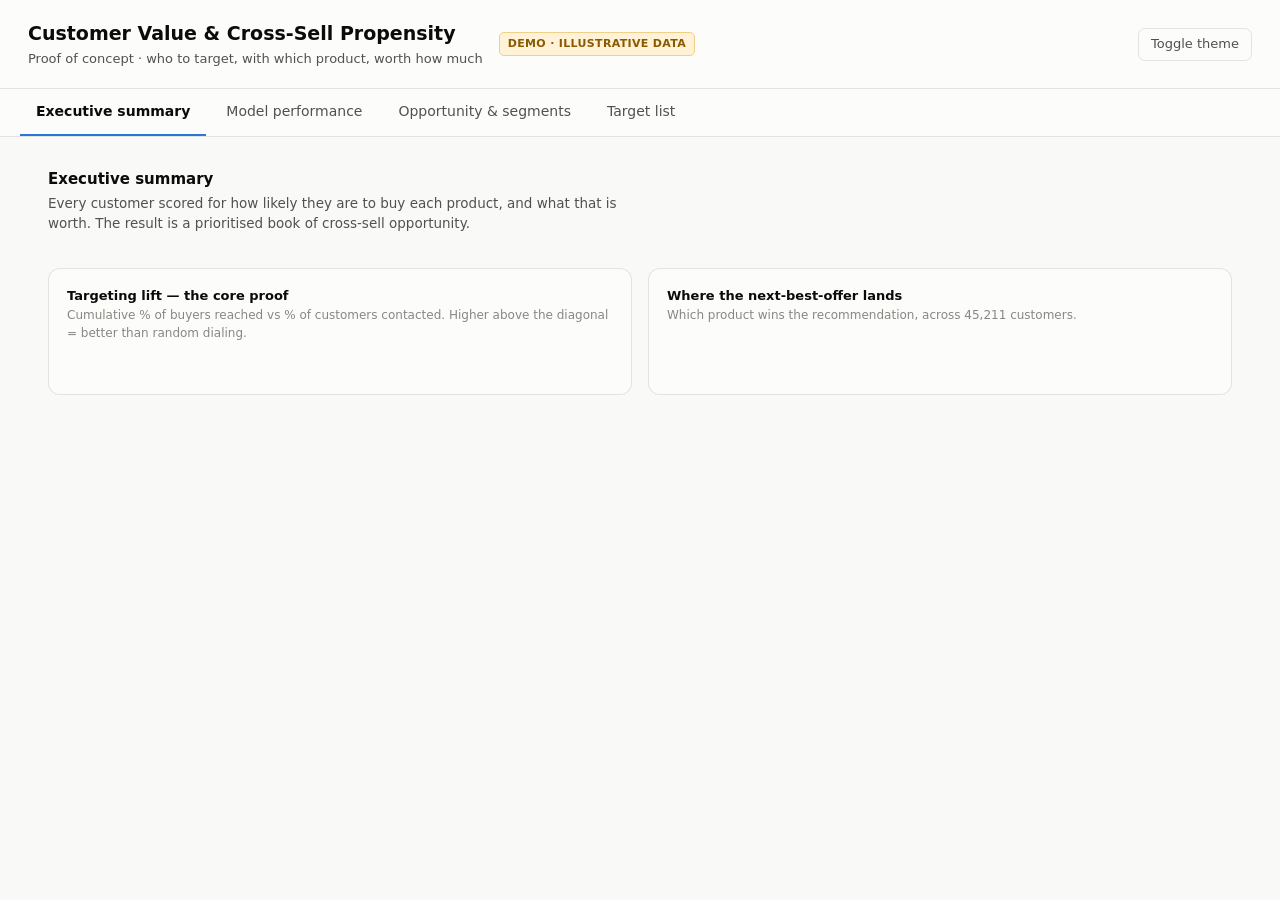
<file: v2/dashboard_template.html>
<!DOCTYPE html>
<html lang="en">
<head>
<meta charset="utf-8">
<meta name="viewport" content="width=device-width, initial-scale=1">
<title>Customer Value & Cross-Sell — PoC Dashboard</title>
<style>
  :root {
    color-scheme: light;
    --surface-1:#fcfcfb; --page:#f9f9f7;
    --text-primary:#0b0b0b; --text-secondary:#52514e; --muted:#898781;
    --grid:#e1e0d9; --baseline:#c3c2b7; --border:rgba(11,11,11,0.10);
    --series-td:#2a78d6;   /* Term Deposit  — blue  (slot 1) */
    --series-hl:#008300;   /* Housing Loan  — green (slot 2) */
    --series-pl:#eda100;   /* Personal Loan — yellow(slot 4) */
    --good:#006300; --track:#ecebe6;
  }
  :root[data-theme="dark"] {
    color-scheme: dark;
    --surface-1:#1a1a19; --page:#0d0d0d;
    --text-primary:#ffffff; --text-secondary:#c3c2b7; --muted:#898781;
    --grid:#2c2c2a; --baseline:#383835; --border:rgba(255,255,255,0.10);
    --series-td:#3987e5; --series-hl:#008300; --series-pl:#c98500;
    --good:#0ca30c; --track:#2c2c2a;
  }
  @media (prefers-color-scheme: dark) {
    :root:not([data-theme="light"]) {
      color-scheme: dark;
      --surface-1:#1a1a19; --page:#0d0d0d;
      --text-primary:#ffffff; --text-secondary:#c3c2b7; --muted:#898781;
      --grid:#2c2c2a; --baseline:#383835; --border:rgba(255,255,255,0.10);
      --series-td:#3987e5; --series-hl:#008300; --series-pl:#c98500;
      --good:#0ca30c; --track:#2c2c2a;
    }
  }
  * { box-sizing:border-box; }
  body {
    margin:0; background:var(--page); color:var(--text-primary);
    font-family:system-ui,-apple-system,"Segoe UI",sans-serif; line-height:1.45;
  }
  header {
    padding:20px 28px; border-bottom:1px solid var(--border);
    background:var(--surface-1); display:flex; align-items:center; gap:16px; flex-wrap:wrap;
  }
  header h1 { font-size:19px; margin:0; font-weight:650; }
  header .sub { color:var(--text-secondary); font-size:13px; margin-top:2px; }
  .badge {
    font-size:11px; font-weight:600; letter-spacing:.03em; text-transform:uppercase;
    color:#8a5a00; background:#fff2d6; border:1px solid #f0d089; padding:3px 8px; border-radius:5px;
  }
  :root[data-theme="dark"] .badge { color:#ffd479; background:#3a2f10; border-color:#5c4a14; }
  .spacer { flex:1; }
  button.toggle {
    font:inherit; font-size:13px; color:var(--text-secondary); background:transparent;
    border:1px solid var(--border); border-radius:7px; padding:6px 12px; cursor:pointer;
  }
  nav {
    display:flex; gap:4px; padding:0 20px; background:var(--surface-1);
    border-bottom:1px solid var(--border); overflow-x:auto;
  }
  nav button {
    font:inherit; font-size:14px; color:var(--text-secondary); background:transparent;
    border:none; border-bottom:2px solid transparent; padding:12px 16px; cursor:pointer; white-space:nowrap;
  }
  nav button.active { color:var(--text-primary); border-bottom-color:var(--series-td); font-weight:600; }
  main { padding:24px 28px; max-width:1240px; margin:0 auto; }
  .tab { display:none; } .tab.active { display:block; }
  h2.section { font-size:15px; font-weight:650; margin:8px 0 4px; }
  p.lede { color:var(--text-secondary); font-size:13.5px; margin:0 0 18px; max-width:70ch; }
  .grid { display:grid; gap:16px; }
  .cols-4 { grid-template-columns:repeat(4,1fr); }
  .cols-2 { grid-template-columns:repeat(2,1fr); }
  @media (max-width:900px){ .cols-4{grid-template-columns:repeat(2,1fr);} .cols-2{grid-template-columns:1fr;} }
  .card {
    background:var(--surface-1); border:1px solid var(--border); border-radius:12px; padding:18px;
  }
  .card h3 { font-size:13px; font-weight:600; margin:0 0 2px; color:var(--text-primary); }
  .card .hint { font-size:12px; color:var(--muted); margin:0 0 12px; }
  .kpi .label { font-size:12px; color:var(--text-secondary); font-weight:500; }
  .kpi .value { font-size:30px; font-weight:680; margin-top:6px; letter-spacing:-0.01em; }
  .kpi .foot { font-size:12px; color:var(--muted); margin-top:4px; }
  .chartwrap { width:100%; overflow-x:auto; }
  svg { display:block; max-width:100%; }
  .legend { display:flex; gap:16px; flex-wrap:wrap; margin-top:10px; font-size:12.5px; color:var(--text-secondary); }
  .legend span { display:inline-flex; align-items:center; gap:6px; }
  .dot { width:10px; height:10px; border-radius:3px; display:inline-block; }
  .seg-toggle { display:flex; gap:6px; margin-bottom:12px; flex-wrap:wrap; }
  .seg-toggle button {
    font:inherit; font-size:12.5px; padding:5px 11px; border-radius:7px; cursor:pointer;
    border:1px solid var(--border); background:transparent; color:var(--text-secondary);
  }
  .seg-toggle button.active { background:var(--series-td); border-color:var(--series-td); color:#fff; font-weight:600; }
  table { border-collapse:collapse; width:100%; font-size:13px; }
  th, td { text-align:right; padding:8px 10px; border-bottom:1px solid var(--grid); font-variant-numeric:tabular-nums; }
  th:first-child, td:first-child, th.l, td.l { text-align:left; font-variant-numeric:normal; }
  th { color:var(--muted); font-weight:600; font-size:11.5px; text-transform:uppercase; letter-spacing:.02em; cursor:pointer; user-select:none; position:sticky; top:0; background:var(--surface-1); }
  tbody tr:hover { background:color-mix(in srgb, var(--series-td) 7%, transparent); }
  .pill { font-size:11.5px; font-weight:600; padding:2px 8px; border-radius:20px; display:inline-block; }
  .pill.td { color:var(--series-td); background:color-mix(in srgb,var(--series-td) 14%,transparent); }
  .pill.hl { color:var(--series-hl); background:color-mix(in srgb,var(--series-hl) 14%,transparent); }
  .pill.pl { color:#7a5400; background:color-mix(in srgb,var(--series-pl) 20%,transparent); }
  :root[data-theme="dark"] .pill.pl { color:var(--series-pl); }
  .searchrow { display:flex; gap:10px; margin-bottom:12px; align-items:center; }
  .searchrow input { font:inherit; font-size:13px; padding:7px 11px; border-radius:8px; border:1px solid var(--border); background:var(--surface-1); color:var(--text-primary); width:220px; }
  .tablescroll { max-height:560px; overflow:auto; border:1px solid var(--border); border-radius:12px; }
  .note { font-size:12.5px; color:var(--text-secondary); background:color-mix(in srgb,var(--series-td) 5%,transparent); border:1px solid var(--border); border-radius:10px; padding:12px 14px; }
  .note b { color:var(--text-primary); }
  ul.tight { margin:6px 0; padding-left:20px; } ul.tight li { margin:4px 0; font-size:13px; color:var(--text-secondary); }
  ul.tight li b { color:var(--text-primary); }
  #tt {
    position:fixed; pointer-events:none; opacity:0; transition:opacity .08s;
    background:var(--text-primary); color:var(--surface-1); font-size:12px; padding:6px 9px;
    border-radius:7px; z-index:50; max-width:240px; box-shadow:0 4px 14px rgba(0,0,0,.2);
  }
  .assump { font-size:12.5px; color:var(--text-secondary); }
  .assump code { background:var(--track); padding:1px 6px; border-radius:5px; color:var(--text-primary); }
</style>
</head>
<body>
<header>
  <div>
    <h1>Customer Value &amp; Cross-Sell Propensity</h1>
    <div class="sub">Proof of concept &middot; who to target, with which product, worth how much</div>
  </div>
  <span class="badge">Demo &middot; illustrative data</span>
  <div class="spacer"></div>
  <button class="toggle" id="themeBtn">Toggle theme</button>
</header>
<nav id="nav"></nav>
<main>
  <!-- EXEC SUMMARY -->
  <section class="tab active" data-tab="exec">
    <h2 class="section">Executive summary</h2>
    <p class="lede">Every customer scored for how likely they are to buy each product, and what that
      is worth. The result is a prioritised book of cross-sell opportunity.</p>
    <div class="grid cols-4" id="kpis"></div>
    <div class="grid cols-2" style="margin-top:16px;">
      <div class="card">
        <h3>Targeting lift &mdash; the core proof</h3>
        <p class="hint">Cumulative % of buyers reached vs % of customers contacted. Higher above the diagonal = better than random dialing.</p>
        <div class="seg-toggle" id="giToggle"></div>
        <div class="chartwrap" id="gainsChart"></div>
        <div class="legend" id="gainsLegend"></div>
      </div>
      <div class="card">
        <h3>Where the next-best-offer lands</h3>
        <p class="hint">Which product wins the recommendation, across 45,211 customers.</p>
        <div class="chartwrap" id="nboMix"></div>
        <div class="legend" id="nboLegend"></div>
      </div>
    </div>
  </section>

  <!-- MODELS -->
  <section class="tab" data-tab="models">
    <h2 class="section">Model performance</h2>
    <p class="lede">Three calibrated propensity models, one per product, evaluated on a held-out test set the models never saw.</p>
    <div class="grid cols-2">
      <div class="card">
        <h3>How well each model ranks &amp; targets</h3>
        <p class="hint">AUC = ranking quality (0.5 random, 1.0 perfect). Top-decile lift = the top 10% buy at N&times; the average rate.</p>
        <div class="chartwrap" id="modelBars"></div>
      </div>
      <div class="card">
        <h3>The signal is real</h3>
        <p class="hint">Term-deposit uptake by occupation. Wide spread around the base rate is exactly what the model learns from.</p>
        <div class="chartwrap" id="signalBars"></div>
      </div>
    </div>
    <div class="grid cols-2" style="margin-top:16px;">
      <div class="card">
        <h3>Method notes</h3>
        <ul class="tight">
          <li><b>Data:</b> UCI Bank Marketing &mdash; 45,211 real bank customers.</li>
          <li><b>Products:</b> term deposit (real campaign buy/no&#8209;buy), housing loan &amp; personal loan (current holdings, look&#8209;alike).</li>
          <li><b>Leakage guarded:</b> call <code>duration</code> excluded &mdash; it&rsquo;s only known <i>after</i> contact, so it can&rsquo;t inform who to call.</li>
          <li><b>Validation:</b> stratified, shuffled folds &mdash; the data is time&#8209;ordered, so naive splits invert the scores.</li>
        </ul>
      </div>
      <div class="card">
        <h3>Reading the term-deposit result</h3>
        <p class="assump" id="tdStory"></p>
      </div>
    </div>
  </section>

  <!-- OPPORTUNITY -->
  <section class="tab" data-tab="opp">
    <h2 class="section">Opportunity &amp; segments</h2>
    <p class="lede">Where the cross-sell value concentrates across the book.</p>
    <div class="grid cols-2">
      <div class="card">
        <h3>Average opportunity by age band</h3>
        <p class="hint">Expected cross-sell value per customer (EUR).</p>
        <div class="chartwrap" id="ageBars"></div>
      </div>
      <div class="card">
        <h3>Average opportunity by occupation</h3>
        <p class="hint">Expected cross-sell value per customer (EUR), segments with n &ge; 300.</p>
        <div class="chartwrap" id="jobBars"></div>
      </div>
    </div>
    <div class="card" style="margin-top:16px;">
      <h3>Made-up product values (demo only)</h3>
      <p class="assump">Propensity becomes money via <code>expected value = P(buy) &times; product value</code>. These figures are
        <b>invented for the demo</b> and clearly labelled &mdash; in a real build they come from the bank&rsquo;s product economics:</p>
      <ul class="tight" id="assumpList"></ul>
    </div>
  </section>

  <!-- TARGET LIST -->
  <section class="tab" data-tab="list">
    <h2 class="section">Target list</h2>
    <p class="lede">The sales-ready output: top 500 customers by opportunity value &mdash; who to call, what to offer, and what it&rsquo;s worth. Click a column to sort.</p>
    <div class="searchrow">
      <input id="search" placeholder="Search by ID or occupation…">
      <span class="hint" id="listCount"></span>
    </div>
    <div class="tablescroll">
      <table id="targetTable"><thead></thead><tbody></tbody></table>
    </div>
  </section>
</main>
<div id="tt"></div>
<script>
const DATA = /*__DATA__*/{}/*__END__*/;
</script>
<script>
/* ---------- helpers ---------- */
const $ = s => document.querySelector(s);
const fmtEur = n => "€" + Math.round(n).toLocaleString("en-US");
const fmtEurM = n => "€" + (n/1e6).toFixed(1) + "M";
const fmtPct = n => (n*100).toFixed(0) + "%";
const SVGNS = "http://www.w3.org/2000/svg";
const el = (t, a={}) => { const e = document.createElementNS(SVGNS,t); for(const k in a) e.setAttribute(k,a[k]); return e; };
const cvar = n => getComputedStyle(document.body).getPropertyValue(n).trim();
const PC = { "Term Deposit":"--series-td", "Housing Loan":"--series-hl", "Personal Loan":"--series-pl" };
const tt = $("#tt");
function showTT(evt, html){ tt.innerHTML=html; tt.style.opacity=1; moveTT(evt); }
function moveTT(evt){ tt.style.left=(evt.clientX+14)+"px"; tt.style.top=(evt.clientY+14)+"px"; }
function hideTT(){ tt.style.opacity=0; }

/* ---------- KPIs ---------- */
function renderKpis(){
  const k = DATA.kpis;
  const items = [
    ["Total book opportunity", fmtEurM(k.total_opportunity), "expected cross-sell value across 45,211 customers"],
    ["Customers scored", k.customers.toLocaleString("en-US"), "each with 3 product propensities + a best offer"],
    ["Avg opportunity / customer", fmtEur(k.avg_opportunity), "median " + fmtEur(k.median_opportunity)],
    ["Top-decile concentration", fmtPct(k.top_decile_share), "share of value held by the top 10% of customers"],
  ];
  $("#kpis").innerHTML = items.map(([l,v,f]) =>
    `<div class="card kpi"><div class="label">${l}</div><div class="value">${v}</div><div class="foot">${f}</div></div>`).join("");
}

/* ---------- generic bar chart (horizontal) ---------- */
function hBars(mount, rows, opts={}){
  // rows: [{label, value, color, sub}]
  const W = opts.width||520, rowH=34, padL=opts.padL||150, padR=70, padT=8, padB=8;
  const H = padT+padB+rows.length*rowH;
  const max = Math.max(...rows.map(r=>r.value))*1.08;
  const svg = el("svg",{viewBox:`0 0 ${W} ${H}`, width:W, height:H, role:"img"});
  const x0=padL, x1=W-padR;
  const sc = v => x0 + (v/max)*(x1-x0);
  rows.forEach((r,i)=>{
    const cy = padT+i*rowH;
    svg.appendChild(el("text",{x:padL-10, y:cy+rowH/2, "text-anchor":"end", "dominant-baseline":"middle",
      fill:cvar("--text-secondary"), "font-size":12.5})).textContent = r.label;
    const bw = Math.max(2, sc(r.value)-x0);
    const bar = el("rect",{x:x0, y:cy+7, width:bw, height:rowH-16, rx:4, fill:r.color});
    bar.addEventListener("mousemove", e=>showTT(e, `<b>${r.label}</b><br>${opts.fmt?opts.fmt(r.value):r.value}${r.sub?"<br>"+r.sub:""}`));
    bar.addEventListener("mouseleave", hideTT);
    svg.appendChild(bar);
    svg.appendChild(el("text",{x:x0+bw+8, y:cy+rowH/2, "dominant-baseline":"middle",
      fill:cvar("--text-primary"), "font-size":12, "font-weight":600})).textContent = opts.fmt?opts.fmt(r.value):r.value;
  });
  mount.innerHTML=""; mount.appendChild(svg);
}

/* ---------- gains / lift chart ---------- */
let giProduct = "term_deposit";
const PKEY = { term_deposit:"Term Deposit", housing_loan:"Housing Loan", personal_loan:"Personal Loan" };
function renderGains(){
  const g = DATA.gains[giProduct];
  const mount = $("#gainsChart");
  const W=520,H=360, padL=48,padR=18,padT=14,padB=42;
  const x0=padL,x1=W-padR,y0=H-padB,y1=padT;
  const sx = v => x0+(v/100)*(x1-x0);
  const sy = v => y0+(v/100)*(y1-y0);
  const svg = el("svg",{viewBox:`0 0 ${W} ${H}`, width:W, height:H});
  // grid + axes
  for(let t=0;t<=100;t+=25){
    svg.appendChild(el("line",{x1:x0,y1:sy(t),x2:x1,y2:sy(t),stroke:cvar("--grid"),"stroke-width":1}));
    svg.appendChild(el("text",{x:x0-8,y:sy(t),"text-anchor":"end","dominant-baseline":"middle",fill:cvar("--muted"),"font-size":11})).textContent=t+"%";
    svg.appendChild(el("text",{x:sx(t),y:y0+16,"text-anchor":"middle",fill:cvar("--muted"),"font-size":11})).textContent=t+"%";
  }
  svg.appendChild(el("text",{x:(x0+x1)/2,y:H-6,"text-anchor":"middle",fill:cvar("--text-secondary"),"font-size":11.5})).textContent="% of customers contacted";
  const yl=el("text",{x:14,y:(y0+y1)/2,"text-anchor":"middle",fill:cvar("--text-secondary"),"font-size":11.5,transform:`rotate(-90 14 ${(y0+y1)/2})`}); yl.textContent="% of buyers reached"; svg.appendChild(yl);
  // random baseline (diagonal)
  svg.appendChild(el("line",{x1:sx(0),y1:sy(0),x2:sx(100),y2:sy(100),stroke:cvar("--baseline"),"stroke-width":2,"stroke-dasharray":"5 5"}));
  // model curve
  const col = cvar("--series-td");
  const pts = g.pct_customers.map((p,i)=>[sx(p),sy(g.cum_capture[i])]);
  let d = "M"+pts.map(p=>p.join(",")).join(" L");
  // area
  const area = el("path",{d:d+` L${sx(100)},${sy(0)} L${sx(0)},${sy(0)} Z`, fill:col, opacity:0.10});
  svg.appendChild(area);
  svg.appendChild(el("path",{d, fill:"none", stroke:col, "stroke-width":2.5, "stroke-linejoin":"round"}));
  pts.forEach((p,i)=>{
    if(i===0) return;
    const c=el("circle",{cx:p[0],cy:p[1],r:4,fill:col,stroke:cvar("--surface-1"),"stroke-width":2});
    c.addEventListener("mousemove",e=>showTT(e,`<b>${PKEY[giProduct]}</b><br>Contact top ${g.pct_customers[i]}% → reach <b>${g.cum_capture[i]}%</b> of buyers`));
    c.addEventListener("mouseleave",hideTT);
    svg.appendChild(c);
  });
  mount.innerHTML=""; mount.appendChild(svg);
  const m = DATA.models[giProduct];
  $("#gainsLegend").innerHTML =
    `<span><span class="dot" style="background:${col}"></span>Model &mdash; AUC ${m.auc}, top-decile lift ${m.top_decile_lift}&times;</span>`+
    `<span><span class="dot" style="background:${cvar("--baseline")}"></span>Random dialing</span>`;
}
function renderGiToggle(){
  const wrap=$("#giToggle");
  wrap.innerHTML = Object.keys(PKEY).map(k=>`<button data-k="${k}" class="${k===giProduct?'active':''}">${PKEY[k]}</button>`).join("");
  wrap.querySelectorAll("button").forEach(b=>b.onclick=()=>{giProduct=b.dataset.k; renderGiToggle(); renderGains();});
}

/* ---------- NBO mix ---------- */
function renderNbo(){
  const rows = DATA.nbo_mix.map(m=>({label:m.product, value:m.customers, color:cvar(PC[m.product]),
    sub: fmtEur(m.value)+" total expected value"}));
  hBars($("#nboMix"), rows, {fmt:v=>v.toLocaleString("en-US"), padL:120, width:520});
  $("#nboLegend").innerHTML = "<span class='hint'>Bar = customers where this is the best offer. Hover for its total expected value.</span>";
}

/* ---------- model bars (lift) ---------- */
function renderModelBars(){
  const order=["term_deposit","housing_loan","personal_loan"];
  const rows = order.map(k=>{
    const m=DATA.models[k];
    return {label:PKEY[k], value:m.top_decile_lift, color:cvar(PC[PKEY[k]]),
      sub:`AUC ${m.auc} &middot; captures ${m.top_decile_capture_pct}% in top decile &middot; base ${m.base_rate_pct}%`};
  });
  hBars($("#modelBars"), rows, {fmt:v=>v+"×", padL:120, width:520});
}

/* ---------- signal bars ---------- */
function renderSignal(){
  const base=DATA.td_base_rate;
  const rows = DATA.td_uptake_by_job.map(d=>({label:d.job, value:d.rate, color:cvar("--series-td"),
    sub:`n=${d.n.toLocaleString("en-US")} &middot; base rate ${(base*100).toFixed(0)}%`}));
  hBars($("#signalBars"), rows, {fmt:v=>(v*100).toFixed(0)+"%", padL:110, width:520});
}

/* ---------- opportunity bars ---------- */
function renderOpp(){
  const age = DATA.opp_by_age.map(d=>({label:d.band, value:d.avg, color:cvar("--series-hl")}));
  hBars($("#ageBars"), age, {fmt:fmtEur, padL:70, width:520});
  const job = DATA.opp_by_job.map(d=>({label:d.job, value:d.avg, color:cvar("--series-hl"), sub:`n=${d.n.toLocaleString("en-US")}`}));
  hBars($("#jobBars"), job, {fmt:fmtEur, padL:110, width:520});
}

/* ---------- assumptions ---------- */
function renderAssump(){
  const a=DATA.assumptions;
  $("#assumpList").innerHTML =
    `<li><b>Term deposit:</b> <code>${a.term_deposit}</code> — net interest margin on deposited funds</li>`+
    `<li><b>Housing loan:</b> <code>${a.housing_loan}</code> — lifetime margin on a mortgage (highest)</li>`+
    `<li><b>Personal loan:</b> <code>${a.personal_loan}</code> — lifetime margin on a personal loan</li>`+
    `<li><b>Retention:</b> ${a.discount}</li>`;
  const m=DATA.models.term_deposit;
  $("#tdStory").innerHTML = `The term deposit is our strongest, cleanest signal &mdash; the one product with a real campaign
    <b>buy/no-buy</b> outcome. Its model reaches an AUC of <b>${m.auc}</b> and a <b>${m.top_decile_lift}&times;</b> top-decile lift:
    call the top 10% it flags and you reach <b>${m.top_decile_capture_pct}%</b> of everyone who would say yes &mdash; roughly
    ${(m.top_decile_lift).toFixed(1)}&times; better than dialing at random, for a quarter of the calls.`;
}

/* ---------- target list ---------- */
let sortKey="opportunity_rank", sortDir=1, filterTxt="";
const COLS = [
  ["opportunity_rank","#","l"], ["customer_id","Customer","l"], ["age","Age",""],
  ["job","Occupation","l"], ["balance","Balance",""],
  ["next_best_offer","Next best offer","l"],
  ["nbo_expected_value","Offer value",""], ["opportunity_value","Total opportunity",""],
];
function pillClass(p){ return p==="Term Deposit"?"td":p==="Housing Loan"?"hl":"pl"; }
function renderTable(){
  const thead=$("#targetTable thead"), tbody=$("#targetTable tbody");
  thead.innerHTML = "<tr>"+COLS.map(c=>`<th class="${c[2]}" data-k="${c[0]}">${c[1]}${sortKey===c[0]?(sortDir>0?" ▲":" ▼"):""}</th>`).join("")+"</tr>";
  thead.querySelectorAll("th").forEach(th=>th.onclick=()=>{
    const k=th.dataset.k; if(sortKey===k) sortDir*=-1; else {sortKey=k; sortDir=1;} renderTable();
  });
  let rows = DATA.target_list.slice();
  if(filterTxt){ const f=filterTxt.toLowerCase();
    rows = rows.filter(r=>String(r.customer_id).toLowerCase().includes(f)||String(r.job).toLowerCase().includes(f)); }
  rows.sort((a,b)=>{ const x=a[sortKey],y=b[sortKey]; return (x>y?1:x<y?-1:0)*sortDir; });
  tbody.innerHTML = rows.map(r=>`<tr>
    <td class="l">${r.opportunity_rank}</td>
    <td class="l">${r.customer_id}</td>
    <td>${r.age}</td>
    <td class="l">${r.job}</td>
    <td>${fmtEur(r.balance)}</td>
    <td class="l"><span class="pill ${pillClass(r.next_best_offer)}">${r.next_best_offer}</span></td>
    <td>${fmtEur(r.nbo_expected_value)}</td>
    <td><b>${fmtEur(r.opportunity_value)}</b></td>
  </tr>`).join("");
  $("#listCount").textContent = rows.length+" of "+DATA.target_list.length+" shown";
}

/* ---------- tabs & theme ---------- */
const TABS = [["exec","Executive summary"],["models","Model performance"],["opp","Opportunity & segments"],["list","Target list"]];
function renderNav(){
  $("#nav").innerHTML = TABS.map((t,i)=>`<button data-tab="${t[0]}" class="${i===0?'active':''}">${t[1]}</button>`).join("");
  $("#nav").querySelectorAll("button").forEach(b=>b.onclick=()=>{
    $("#nav").querySelectorAll("button").forEach(x=>x.classList.remove("active"));
    document.querySelectorAll(".tab").forEach(x=>x.classList.remove("active"));
    b.classList.add("active"); document.querySelector(`.tab[data-tab="${b.dataset.tab}"]`).classList.add("active");
    redrawAll();
  });
}
function redrawAll(){ renderGains(); renderNbo(); renderModelBars(); renderSignal(); renderOpp(); }
$("#themeBtn").onclick=()=>{
  const cur=document.documentElement.getAttribute("data-theme");
  const next = cur==="dark"?"light":cur==="light"?"dark":(matchMedia("(prefers-color-scheme: dark)").matches?"light":"dark");
  document.documentElement.setAttribute("data-theme",next); redrawAll();
};
$("#search").addEventListener("input", e=>{ filterTxt=e.target.value; renderTable(); });
window.addEventListener("mousemove", e=>{ if(tt.style.opacity==="1") moveTT(e); });

/* ---------- init ---------- */
renderNav(); renderKpis(); renderGiToggle(); renderGains(); renderNbo();
renderModelBars(); renderSignal(); renderOpp(); renderAssump(); renderTable();
</script>
</body>
</html>
</file>
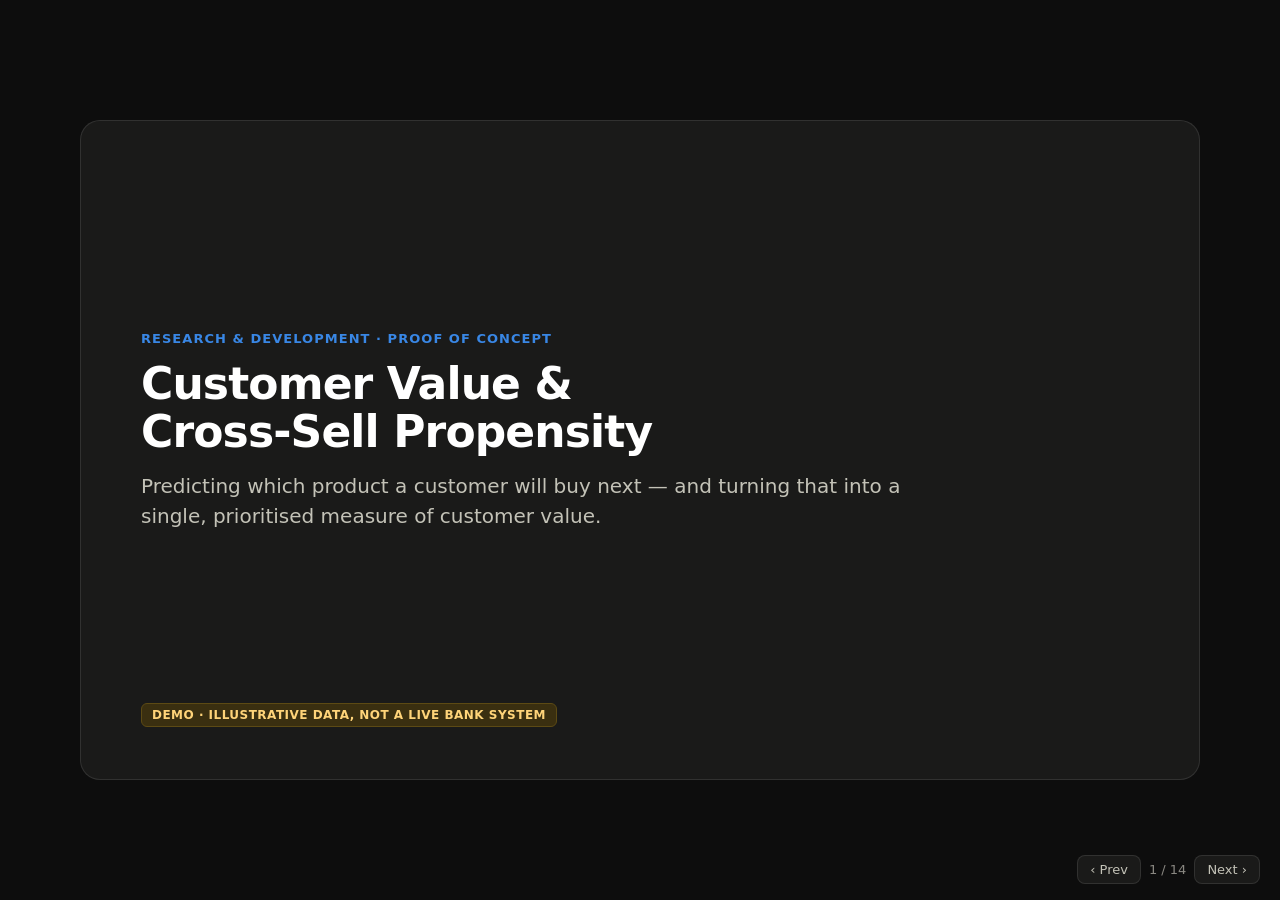
<file: v2/deck.html>
<!DOCTYPE html>
<html lang="en">
<head>
<meta charset="utf-8">
<meta name="viewport" content="width=device-width, initial-scale=1">
<title>Customer Value & Cross-Sell — PoC Deck</title>
<style>
  :root{
    color-scheme:dark;
    --bg:#0d0d0d; --surface:#1a1a19; --ink:#ffffff; --ink2:#c3c2b7; --muted:#898781;
    --line:rgba(255,255,255,0.10); --grid:#2c2c2a; --baseline:#383835;
    --blue:#3987e5; --green:#008300; --yellow:#c98500; --good:#0ca30c;
  }
  *{box-sizing:border-box;}
  html,body{margin:0;height:100%;}
  body{
    background:var(--bg); color:var(--ink); overflow:hidden;
    font-family:system-ui,-apple-system,"Segoe UI",sans-serif;
  }
  .deck{height:100vh; display:flex; align-items:center; justify-content:center;}
  .slide{
    display:none; width:min(1120px,92vw); height:min(660px,88vh);
    background:var(--surface); border:1px solid var(--line); border-radius:20px;
    padding:52px 60px; position:relative; flex-direction:column;
  }
  .slide.active{display:flex;}
  .kicker{font-size:13px; font-weight:600; letter-spacing:.08em; text-transform:uppercase; color:var(--blue); margin-bottom:14px;}
  h1{font-size:44px; line-height:1.08; margin:0 0 16px; font-weight:700; letter-spacing:-0.02em;}
  h2{font-size:30px; line-height:1.12; margin:0 0 20px; font-weight:680; letter-spacing:-0.01em;}
  p.big{font-size:20px; line-height:1.5; color:var(--ink2); margin:0 0 14px; max-width:60ch;}
  p.sub{font-size:16px; color:var(--muted); margin:0;}
  .fill{flex:1;}
  ul.pts{margin:6px 0; padding:0; list-style:none;}
  ul.pts li{font-size:19px; line-height:1.5; color:var(--ink2); margin:12px 0; padding-left:30px; position:relative;}
  ul.pts li::before{content:"→"; position:absolute; left:0; color:var(--blue); font-weight:700;}
  ul.pts li b{color:var(--ink);}
  .row{display:flex; gap:22px; align-items:center;}
  .col{flex:1;}
  .stat{background:var(--bg); border:1px solid var(--line); border-radius:14px; padding:20px 22px;}
  .stat .n{font-size:40px; font-weight:720; letter-spacing:-0.02em;}
  .stat .n.blue{color:var(--blue);} .stat .n.green{color:var(--good);}
  .stat .l{font-size:14px; color:var(--ink2); margin-top:6px;}
  .statgrid{display:grid; grid-template-columns:repeat(3,1fr); gap:16px;}
  .statgrid.two{grid-template-columns:repeat(2,1fr);}
  .quote{font-size:26px; line-height:1.4; font-weight:600; color:var(--ink); max-width:24ch;}
  .badge{align-self:flex-start; font-size:12px; font-weight:600; letter-spacing:.04em; text-transform:uppercase; color:#ffd479; background:#3a2f10; border:1px solid #5c4a14; padding:4px 10px; border-radius:6px;}
  .footer{position:absolute; bottom:22px; left:60px; right:60px; display:flex; justify-content:space-between; align-items:center; font-size:13px; color:var(--muted);}
  .prog{position:fixed; top:0; left:0; height:3px; background:var(--blue); transition:width .2s; z-index:10;}
  .nav{position:fixed; bottom:16px; right:20px; display:flex; gap:8px; z-index:10;}
  .nav button{font:inherit; font-size:13px; color:var(--ink2); background:var(--surface); border:1px solid var(--line); border-radius:8px; padding:6px 12px; cursor:pointer;}
  .chip{display:inline-flex; align-items:center; gap:8px; font-size:15px; color:var(--ink2); margin:8px 18px 8px 0;}
  .dot{width:12px;height:12px;border-radius:3px;display:inline-block;}
  table.mini{border-collapse:collapse; width:100%; font-size:17px;}
  table.mini th,table.mini td{padding:10px 12px; text-align:right; border-bottom:1px solid var(--grid); font-variant-numeric:tabular-nums;}
  table.mini th:first-child,table.mini td:first-child{text-align:left; font-variant-numeric:normal;}
  table.mini th{color:var(--muted); font-size:13px; text-transform:uppercase; letter-spacing:.03em; font-weight:600;}
  table.mini td b{color:var(--ink);}
  .formula{font-size:22px; background:var(--bg); border:1px solid var(--line); border-radius:12px; padding:18px 22px; margin:10px 0; font-family:ui-monospace,Menlo,monospace; color:var(--ink);}
  .formula .hl{color:var(--blue); font-weight:700;}
  .callout{border-left:3px solid var(--blue); padding-left:18px; margin:14px 0;}
  .two-list{display:grid; grid-template-columns:1fr 1fr; gap:8px 30px;}
  .tag-real{color:var(--good); font-weight:600;}
  .tag-assume{color:var(--yellow); font-weight:600;}
</style>
</head>
<body>
<div class="prog" id="prog"></div>
<div class="deck" id="deck">

  <!-- 1 TITLE -->
  <section class="slide active">
    <div class="fill"></div>
    <div class="kicker">Research &amp; Development · Proof of Concept</div>
    <h1>Customer Value &amp;<br>Cross-Sell Propensity</h1>
    <p class="big">Predicting which product a customer will buy next — and turning that into a single, prioritised measure of customer value.</p>
    <div class="fill"></div>
    <span class="badge">Demo · illustrative data, not a live bank system</span>
  </section>

  <!-- 2 THE SHIFT -->
  <section class="slide">
    <div class="kicker">The brief</div>
    <h2>From "who might leave" to "what can we sell"</h2>
    <div class="row" style="margin-top:10px;">
      <div class="col">
        <div class="stat"><div class="l" style="margin:0 0 8px;">Version 1 asked</div>
          <div class="quote" style="font-size:22px;">"How much do we lose if this customer leaves?"</div>
          <p class="sub" style="margin-top:12px;">Value = protecting what already exists (churn).</p></div>
      </div>
      <div class="col">
        <div class="stat" style="border-color:var(--blue);"><div class="l" style="margin:0 0 8px;">This version asks</div>
          <div class="quote" style="font-size:22px;">"Which product can we sell them next — and what's it worth?"</div>
          <p class="sub" style="margin-top:12px;">Value = future growth potential (cross-sell).</p></div>
      </div>
    </div>
    <p class="big" style="margin-top:22px;">A customer's value becomes: <b style="color:var(--ink)">how likely they are to buy × what each product is worth</b>.</p>
  </section>

  <!-- 3 PIPELINE -->
  <section class="slide">
    <div class="kicker">What we built</div>
    <h2>A pipeline from raw customers to a ranked sales list</h2>
    <ul class="pts">
      <li><b>Score</b> every customer for how likely they are to buy each of three products</li>
      <li><b>Value</b> each likely sale in money (propensity × product worth)</li>
      <li><b>Recommend</b> the single best next offer for each customer</li>
      <li><b>Rank</b> the whole book by cross-sell opportunity — who to call first</li>
    </ul>
    <div class="fill"></div>
    <p class="sub">All of it drives an interactive dashboard and this deck.</p>
  </section>

  <!-- 4 DATA -->
  <section class="slide">
    <div class="kicker">The data</div>
    <h2>45,211 real bank customers, three products</h2>
    <p class="big">Public UCI Bank Marketing dataset — real customer attributes and real campaign outcomes.</p>
    <div class="statgrid" style="margin-top:10px;">
      <div class="stat"><div class="n blue">Term<br>Deposit</div><div class="l">Real campaign <b>buy / no-buy</b> outcome — our gold-standard signal</div></div>
      <div class="stat"><div class="n" style="color:var(--good)">Housing<br>Loan</div><div class="l">Current holding — modelled as look-alike propensity</div></div>
      <div class="stat"><div class="n" style="color:var(--yellow)">Personal<br>Loan</div><div class="l">Current holding — modelled as look-alike propensity</div></div>
    </div>
  </section>

  <!-- 5 CORE PROOF: LIFT -->
  <section class="slide">
    <div class="kicker">The core proof</div>
    <h2>We can predict who will buy — far better than random</h2>
    <div class="row">
      <div class="col" style="flex:1.15;">
        <div id="giftChart"></div>
        <div style="margin-top:6px;">
          <span class="chip"><span class="dot" style="background:var(--blue)"></span>Our model</span>
          <span class="chip"><span class="dot" style="background:var(--baseline)"></span>Random dialing</span>
        </div>
      </div>
      <div class="col">
        <div class="callout">
          <div class="stat" style="border:none; background:transparent; padding:0;">
            <div class="n blue" style="font-size:52px;">45%</div>
            <div class="l" style="font-size:17px;">of <b>all</b> term-deposit buyers reached by calling only the <b>top 10%</b> the model flags</div>
          </div>
        </div>
        <p class="big" style="font-size:18px; margin-top:18px;">Same campaign. <b style="color:var(--ink)">A quarter of the phone calls. Nearly half the sales.</b></p>
      </div>
    </div>
    <p class="sub" style="margin-top:4px;">Term deposit shown — evaluated on customers the model never saw during training.</p>
  </section>

  <!-- 6 MODELS -->
  <section class="slide">
    <div class="kicker">Model performance</div>
    <h2>Three models, each honestly measured</h2>
    <table class="mini">
      <thead><tr><th>Product</th><th>Base rate</th><th>AUC</th><th>Top-decile lift</th><th>Buyers captured (top 10%)</th></tr></thead>
      <tbody>
        <tr><td><b>Term deposit</b></td><td>11.7%</td><td><b>0.806</b></td><td><b>4.5×</b></td><td><b>45%</b></td></tr>
        <tr><td>Housing loan</td><td>55.6%</td><td>0.866</td><td>1.7×</td><td>17%</td></tr>
        <tr><td>Personal loan</td><td>16.0%</td><td>0.713</td><td>2.6×</td><td>26%</td></tr>
      </tbody>
    </table>
    <ul class="pts" style="margin-top:18px;">
      <li><b>Term deposit is the star</b> — the one with a real buy/no-buy label and the strongest targeting story</li>
      <li>Housing loan's low lift is honest, not a bug: <b>55% already hold it</b>, so there's little room to lift above average</li>
    </ul>
  </section>

  <!-- 7 PROPENSITY TO MONEY -->
  <section class="slide">
    <div class="kicker">From likelihood to value</div>
    <h2>Turning a probability into money</h2>
    <div class="formula"><span class="hl">expected value</span> = P(buy) &nbsp;×&nbsp; product value</div>
    <p class="big">A 20%-likely mortgage can beat a 40%-likely deposit — because the mortgage is worth more. That trade-off is the whole point of a <b style="color:var(--ink)">next-best-offer</b>.</p>
    <div class="callout" style="margin-top:6px;">
      <p class="sub" style="font-size:15px;"><span class="tag-assume">Note:</span> product values are made up for this demo and clearly labelled. In a real build they come from the bank's own product economics.</p>
    </div>
  </section>

  <!-- 8 NBO MIX -->
  <section class="slide">
    <div class="kicker">Next-best-offer</div>
    <h2>Different customers, different best offer</h2>
    <div class="row">
      <div class="col">
        <div id="nboChart"></div>
        <p class="sub" style="margin-top:8px;">Which product wins the recommendation, across 45,211 customers.</p>
      </div>
      <div class="col">
        <ul class="pts">
          <li><b>Term deposit</b> wins for wealthy, high-propensity savers — they top the value ranking</li>
          <li><b>Housing loan</b> carries the most total value — the high-margin product</li>
          <li><b>Personal loan</b> is the fallback when a mortgage is already held</li>
        </ul>
      </div>
    </div>
  </section>

  <!-- 9 BOOK OPPORTUNITY -->
  <section class="slide">
    <div class="kicker">The prize</div>
    <h2>A prioritised book of opportunity</h2>
    <div class="statgrid">
      <div class="stat"><div class="n green">€20.8M</div><div class="l">total expected cross-sell opportunity across the book</div></div>
      <div class="stat"><div class="n">€461</div><div class="l">average opportunity per customer (median €182)</div></div>
      <div class="stat"><div class="n blue">24%</div><div class="l">of all value sits in the top 10% of customers</div></div>
    </div>
    <p class="big" style="margin-top:24px;">Concentration means <b style="color:var(--ink)">prioritised targeting pays off</b> — a focused list beats blanket outreach.</p>
  </section>

  <!-- 10 TARGET LIST -->
  <section class="slide">
    <div class="kicker">The output</div>
    <h2>A sales-ready target list</h2>
    <p class="big">For every one of 45,211 customers: <b style="color:var(--ink)">who to call, what to offer, and what it's worth</b> — sorted by opportunity.</p>
    <table class="mini" style="margin-top:6px;">
      <thead><tr><th>#</th><th>Customer</th><th>Age</th><th>Best offer</th><th>Opportunity</th></tr></thead>
      <tbody>
        <tr><td>1</td><td>C143393</td><td>84</td><td><span style="color:var(--blue);font-weight:600;">Term Deposit</span></td><td><b>€2,004</b></td></tr>
        <tr><td>2</td><td>C142558</td><td>84</td><td><span style="color:var(--blue);font-weight:600;">Term Deposit</span></td><td><b>€1,929</b></td></tr>
        <tr><td>3</td><td>C139989</td><td>51</td><td><span style="color:var(--blue);font-weight:600;">Term Deposit</span></td><td><b>€1,778</b></td></tr>
        <tr><td>6</td><td>C143672</td><td>42</td><td><span style="color:var(--good);font-weight:600;">Housing Loan</span></td><td><b>€1,619</b></td></tr>
      </tbody>
    </table>
    <p class="sub" style="margin-top:12px;">Live, sortable and searchable in the companion dashboard.</p>
  </section>

  <!-- 11 HONESTY -->
  <section class="slide">
    <div class="kicker">Intellectual honesty</div>
    <h2>What's real vs. what's assumed</h2>
    <div class="two-list" style="margin-top:6px;">
      <ul class="pts" style="margin:0;">
        <li><span class="tag-real">Real:</span> the customers, their attributes, and the term-deposit buy/no-buy outcome</li>
        <li><span class="tag-real">Real:</span> the models, the lift, and the ranking within each product</li>
      </ul>
      <ul class="pts" style="margin:0;">
        <li><span class="tag-assume">Assumed:</span> the money value of each product (labelled throughout)</li>
        <li><span class="tag-assume">Assumed:</span> two loans modelled look-alike (no campaign history for them)</li>
      </ul>
    </div>
    <div class="callout" style="margin-top:16px;">
      <p class="big" style="font-size:18px; margin:0;">We also caught and fixed a real methodology trap: the data is <b style="color:var(--ink)">time-ordered</b>, which silently inverts naive model scores. Naming it is what makes the result trustworthy.</p>
    </div>
  </section>

  <!-- 12 RETENTION CALLBACK -->
  <section class="slide">
    <div class="kicker">The other half</div>
    <h2>Retention is already within reach</h2>
    <p class="big">Full value = <b style="color:var(--ink)">what we can sell them</b> × <b style="color:var(--ink)">how long we keep them</b>. This demo focused on the selling half.</p>
    <ul class="pts">
      <li>The <b>keeping half</b> — a churn / retention model — we already built in an earlier prototype</li>
      <li>This dataset has no churn signal, so we didn't rebuild it here — but the capability is <b>proven and ready to plug in</b></li>
    </ul>
    <div class="fill"></div>
    <p class="sub">Combined, the two halves give a complete forward-looking customer value.</p>
  </section>

  <!-- 13 PRODUCTION -->
  <section class="slide">
    <div class="kicker">If a bank says yes</div>
    <h2>What a real project would add</h2>
    <ul class="pts">
      <li>Real product economics replace the made-up values</li>
      <li>True campaign history per product replaces look-alike modelling</li>
      <li>The retention model joins in for full lifetime value</li>
      <li>Time-aware validation and monitoring baked in from day one</li>
    </ul>
    <div class="fill"></div>
    <p class="sub">The approach is proven here on real data — production is about <b style="color:var(--ink2)">their</b> data, not a new method.</p>
  </section>

  <!-- 14 CLOSE -->
  <section class="slide">
    <div class="fill"></div>
    <div class="kicker">In one sentence</div>
    <h1 style="font-size:38px; max-width:24ch;">We can tell a bank <span style="color:var(--blue)">who to approach</span>, <span style="color:var(--good)">with which product</span>, and <span style="color:var(--yellow)">how much it's worth</span>.</h1>
    <p class="big" style="margin-top:12px;">Proven on 45,000 real customers — ready to point at a bank's own data whenever the project lands.</p>
    <div class="fill"></div>
    <p class="sub">Companion: open <b>dashboard.html</b> for the interactive version.</p>
  </section>

</div>
<div class="nav">
  <button id="prev">‹ Prev</button>
  <span id="counter" style="align-self:center; color:var(--muted); font-size:13px;"></span>
  <button id="next">Next ›</button>
</div>
<script>
const GAINS = {pct:[0,10,20,30,40,50,60,70,80,90,100], cap:[0,45,64,78,84,89,93,96,98,99.5,100]};
const NBO = [["Term Deposit",4791,"var(--blue)"],["Housing Loan",20073,"var(--green)"],["Personal Loan",20347,"var(--yellow)"]];
const SVGNS="http://www.w3.org/2000/svg";
const E=(t,a={})=>{const e=document.createElementNS(SVGNS,t);for(const k in a)e.setAttribute(k,a[k]);return e;};
const cv=n=>getComputedStyle(document.body).getPropertyValue(n).trim();

function gains(){
  const W=520,H=340,pL=44,pR=14,pT=12,pB=40;
  const x0=pL,x1=W-pR,y0=H-pB,y1=pT;
  const sx=v=>x0+(v/100)*(x1-x0), sy=v=>y0+(v/100)*(y1-y0);
  const s=E("svg",{viewBox:`0 0 ${W} ${H}`,width:W,height:H});
  for(let t=0;t<=100;t+=25){
    s.appendChild(E("line",{x1:x0,y1:sy(t),x2:x1,y2:sy(t),stroke:cv("--grid"),"stroke-width":1}));
    s.appendChild(E("text",{x:x0-8,y:sy(t),"text-anchor":"end","dominant-baseline":"middle",fill:cv("--muted"),"font-size":11})).textContent=t+"%";
    s.appendChild(E("text",{x:sx(t),y:y0+16,"text-anchor":"middle",fill:cv("--muted"),"font-size":11})).textContent=t+"%";
  }
  s.appendChild(E("text",{x:(x0+x1)/2,y:H-4,"text-anchor":"middle",fill:cv("--ink2"),"font-size":12})).textContent="% of customers contacted";
  s.appendChild(E("line",{x1:sx(0),y1:sy(0),x2:sx(100),y2:sy(100),stroke:cv("--baseline"),"stroke-width":2,"stroke-dasharray":"5 5"}));
  const pts=GAINS.pct.map((p,i)=>[sx(p),sy(GAINS.cap[i])]);
  const d="M"+pts.map(p=>p.join(",")).join(" L");
  s.appendChild(E("path",{d:d+` L${sx(100)},${sy(0)} L${sx(0)},${sy(0)} Z`,fill:cv("--blue"),opacity:0.12}));
  s.appendChild(E("path",{d,fill:"none",stroke:cv("--blue"),"stroke-width":2.5,"stroke-linejoin":"round"}));
  pts.forEach((p,i)=>{if(i>0)s.appendChild(E("circle",{cx:p[0],cy:p[1],r:3.5,fill:cv("--blue"),stroke:cv("--surface"),"stroke-width":2}));});
  document.getElementById("giftChart").appendChild(s);
}
function nbo(){
  const W=500,rowH=54,pL=140,pR=70,H=NBO.length*rowH+8;
  const max=Math.max(...NBO.map(r=>r[1]))*1.08;
  const s=E("svg",{viewBox:`0 0 ${W} ${H}`,width:W,height:H});
  const x0=pL,x1=W-pR;
  NBO.forEach((r,i)=>{
    const cy=4+i*rowH;
    s.appendChild(E("text",{x:pL-10,y:cy+rowH/2,"text-anchor":"end","dominant-baseline":"middle",fill:cv("--ink2"),"font-size":15})).textContent=r[0];
    const bw=Math.max(2,(r[1]/max)*(x1-x0));
    s.appendChild(E("rect",{x:x0,y:cy+12,width:bw,height:rowH-28,rx:5,fill:cv(r[2].replace('var(','').replace(')',''))}));
    s.appendChild(E("text",{x:x0+bw+8,y:cy+rowH/2,"dominant-baseline":"middle",fill:cv("--ink"),"font-size":15,"font-weight":600})).textContent=r[1].toLocaleString("en-US");
  });
  document.getElementById("nboChart").appendChild(s);
}
gains(); nbo();

/* navigation */
const slides=[...document.querySelectorAll(".slide")];
let idx=0;
function show(n){
  idx=Math.max(0,Math.min(slides.length-1,n));
  slides.forEach((s,i)=>s.classList.toggle("active",i===idx));
  document.getElementById("prog").style.width=((idx)/(slides.length-1)*100)+"%";
  document.getElementById("counter").textContent=(idx+1)+" / "+slides.length;
}
document.getElementById("next").onclick=()=>show(idx+1);
document.getElementById("prev").onclick=()=>show(idx-1);
document.addEventListener("keydown",e=>{
  if(e.key==="ArrowRight"||e.key===" "||e.key==="PageDown"){show(idx+1);e.preventDefault();}
  if(e.key==="ArrowLeft"||e.key==="PageUp"){show(idx-1);e.preventDefault();}
  if(e.key==="Home")show(0); if(e.key==="End")show(slides.length-1);
});
show(0);
</script>
</body>
</html>
</file>
